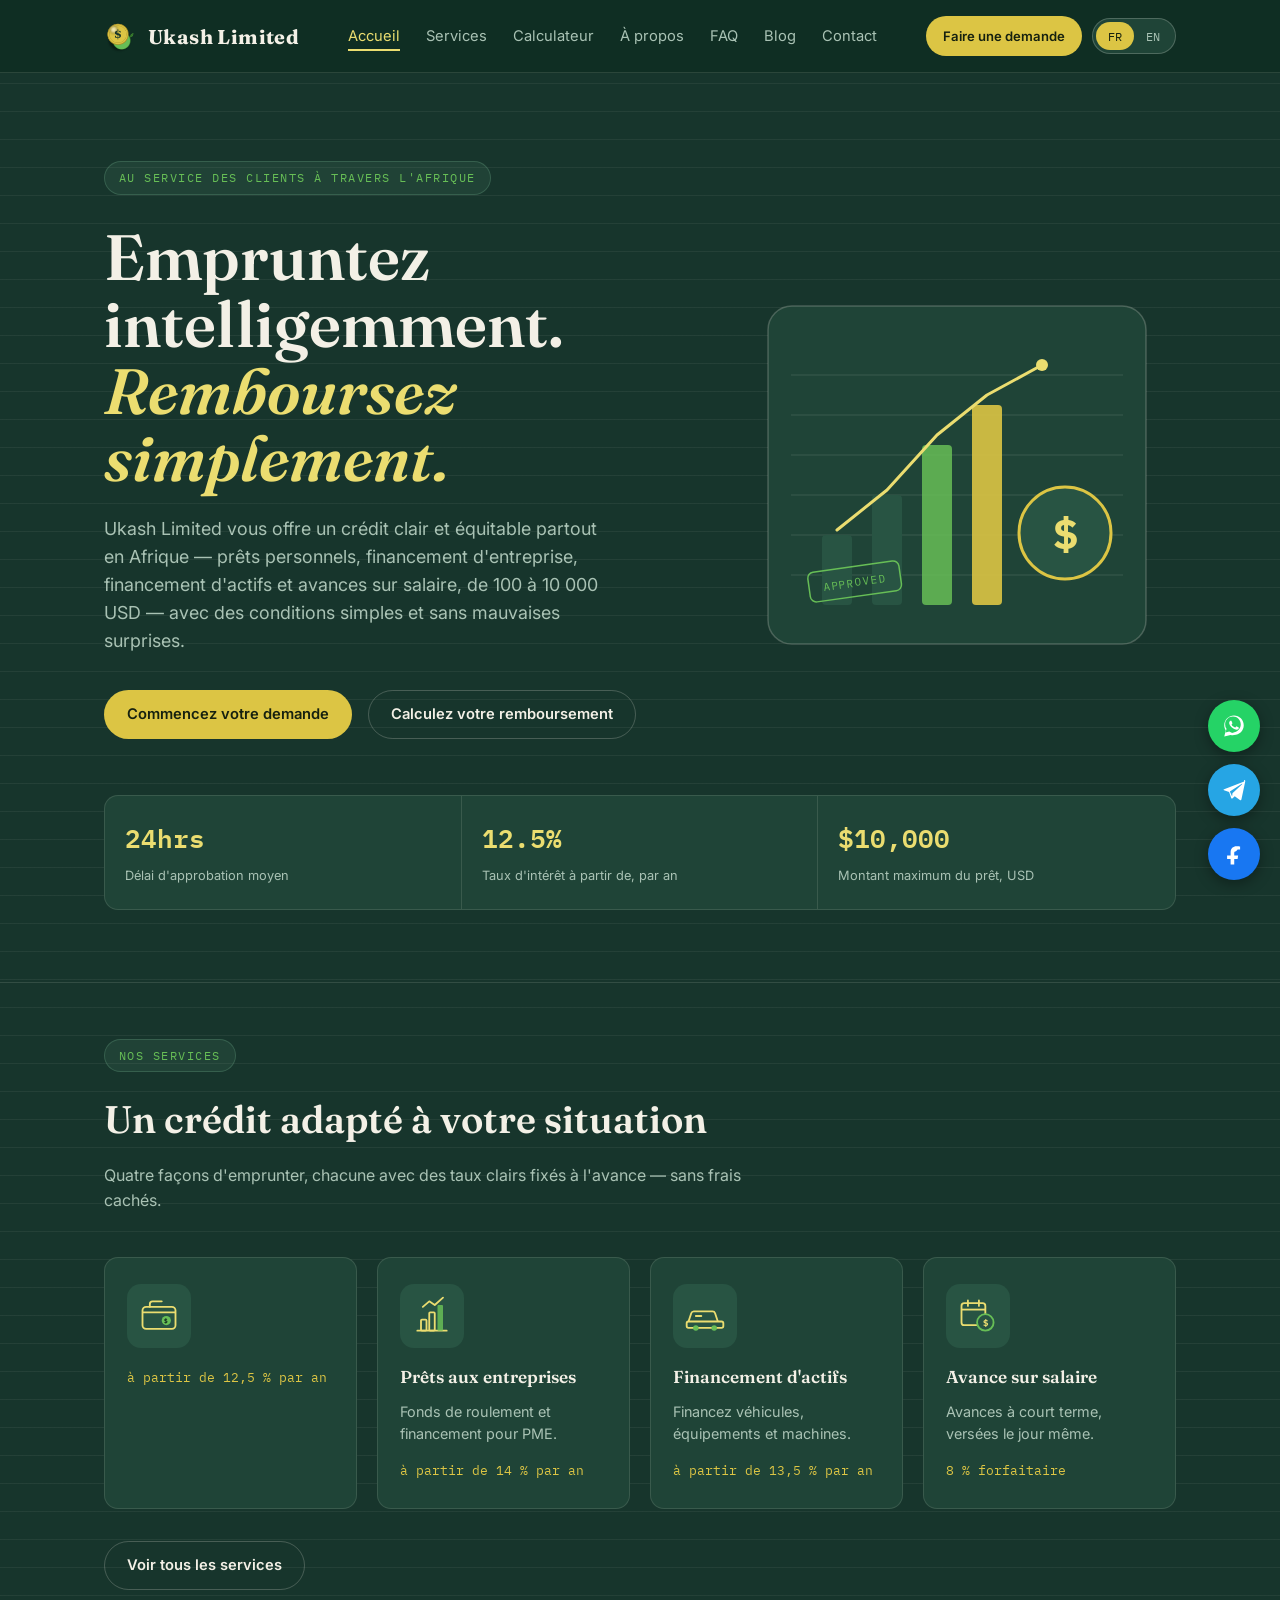
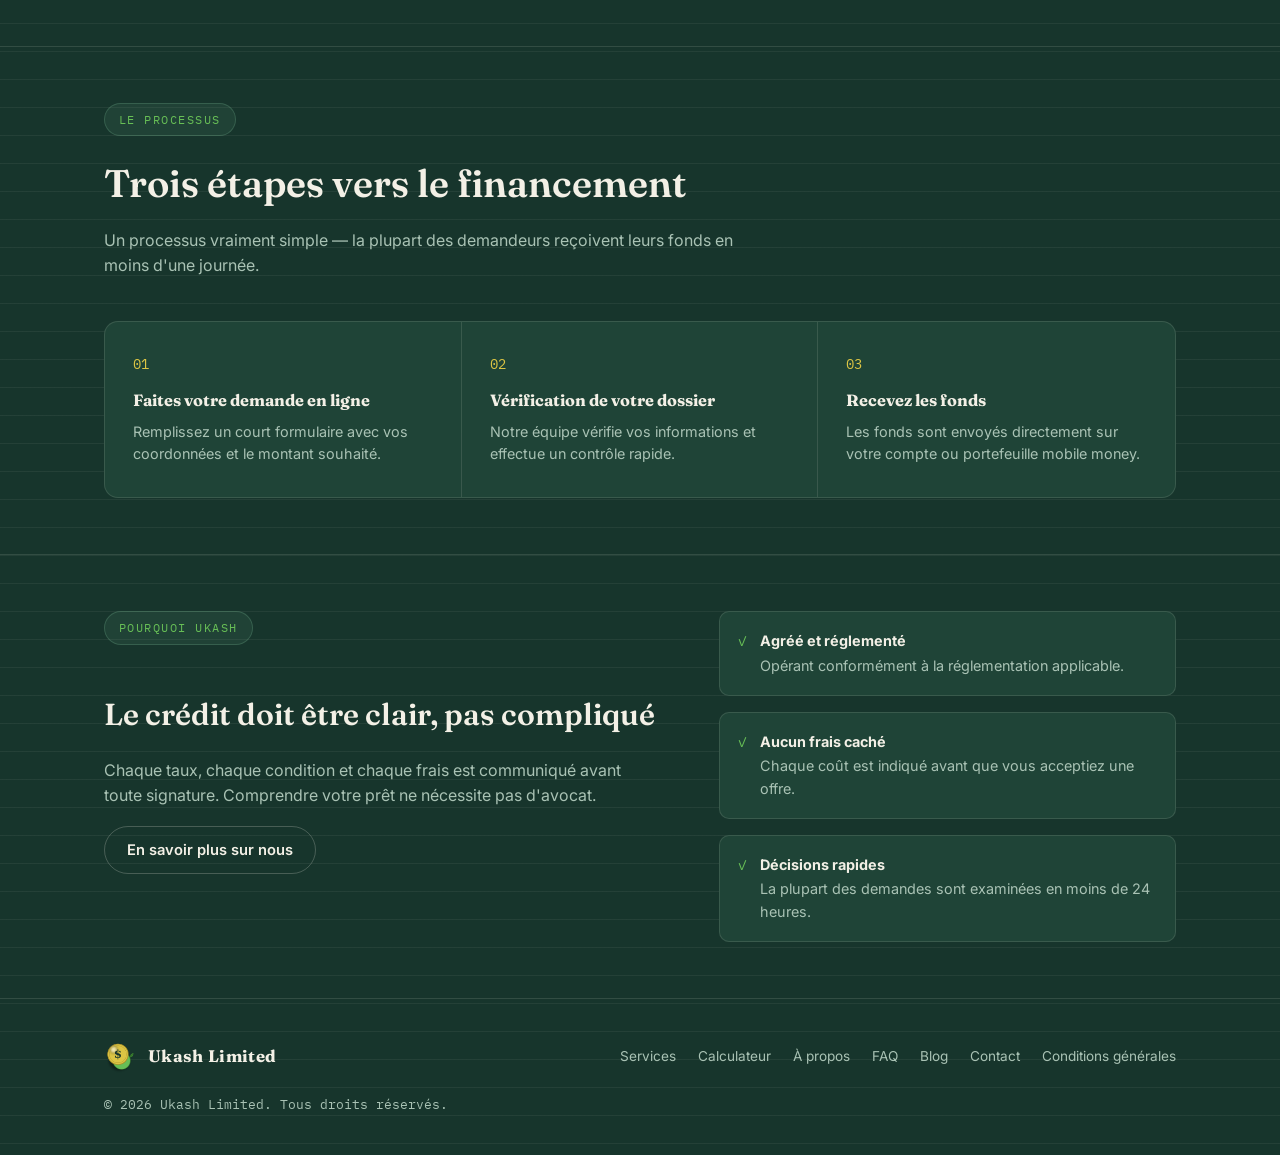
<file: index.html>
<!DOCTYPE html>
<html lang="en">
<head>
<meta charset="UTF-8">
<meta name="viewport" content="width=device-width, initial-scale=1.0">
<title>Ukash Limited — Credit that keeps pace with you</title>
<meta name="description" content="Ukash Limited offers personal loans, business loans, asset finance and salary advances across Africa with fast approval and clear rates.">
<link rel="preconnect" href="https://fonts.googleapis.com">
<link rel="preconnect" href="https://fonts.gstatic.com" crossorigin>
<link href="https://fonts.googleapis.com/css2?family=Fraunces:opsz,wght@9..144,400;9..144,500;9..144,600;9..144,700&family=Inter:wght@400;500;600;700&family=IBM+Plex+Mono:wght@400;500;600&display=swap" rel="stylesheet">
<link rel="stylesheet" href="assets/style.css">
<link rel="icon" type="image/png" sizes="32x32" href="assets/images/favicon-32.png">
<link rel="icon" type="image/png" sizes="16x16" href="assets/images/favicon-16.png">
<link rel="apple-touch-icon" href="assets/images/apple-touch-icon.png">
</head>
<body>

<header>
  <div class="wrap">
    <nav>
      <a href="index.html" class="logo"><img class="logo-mark" src="assets/images/nav-logo.png" alt="Ukash Limited logo">Ukash Limited</a>
      <ul class="nav-links">
        <li><a href="index.html" class="active" data-en="Home" data-fr="Accueil">Home</a></li>
        <li><a href="services.html" data-en="Services" data-fr="Services">Services</a></li>
        <li><a href="calculator.html" data-en="Calculator" data-fr="Calculateur">Calculator</a></li>
        <li><a href="about.html" data-en="About" data-fr="À propos">About</a></li>
        <li><a href="faq.html" data-en="FAQ" data-fr="FAQ">FAQ</a></li>
        <li><a href="blog.html" data-en="Blog" data-fr="Blog">Blog</a></li>
        <li><a href="contact.html" data-en="Contact" data-fr="Contact">Contact</a></li>
      </ul>
      <div class="nav-right">
        <a href="apply.html" class="btn btn-primary btn-sm nav-cta" data-en="Apply now" data-fr="Faire une demande">Apply now</a>
        <div class="lang-toggle" role="group" aria-label="Language selector">
          <button type="button" data-lang="fr">FR</button>
          <button type="button" data-lang="en">EN</button>
        </div>
        <button class="mobile-menu-btn" aria-label="Menu">☰</button>
      </div>
    </nav>
    <div class="mobile-panel">
      <ul>
        <li><a href="index.html" class="active" data-en="Home" data-fr="Accueil">Home</a></li>
        <li><a href="services.html" data-en="Services" data-fr="Services">Services</a></li>
        <li><a href="calculator.html" data-en="Calculator" data-fr="Calculateur">Calculator</a></li>
        <li><a href="about.html" data-en="About" data-fr="À propos">About</a></li>
        <li><a href="faq.html" data-en="FAQ" data-fr="FAQ">FAQ</a></li>
        <li><a href="blog.html" data-en="Blog" data-fr="Blog">Blog</a></li>
        <li><a href="apply.html" data-en="Apply now" data-fr="Faire une demande">Apply now</a></li>
        <li><a href="contact.html" data-en="Contact" data-fr="Contact">Contact</a></li>
      </ul>
    </div>
  </div>
</header>

<main>
  <!-- HERO -->
  <section class="hero">
    <div class="wrap">
      <div class="hero-grid">
        <div>
          <span class="eyebrow" data-en="Serving customers across Africa" data-fr="Au service des clients à travers l'Afrique">Serving customers across Africa</span>
          <h1 data-en="Borrow smart.<br><em>Repay simple.</em>" data-fr="Empruntez intelligemment.<br><em>Remboursez simplement.</em>">Borrow smart.<br><em>Repay simple.</em></h1>
          <p class="lead" data-en="Ukash Limited gets you clear, fair credit across Africa — personal loans, business finance, asset finance and salary advances, from USD 100 to USD 10,000 — with straightforward terms and no fine-print surprises." data-fr="Ukash Limited vous offre un crédit clair et équitable partout en Afrique — prêts personnels, financement d'entreprise, financement d'actifs et avances sur salaire, de 100 à 10 000 USD — avec des conditions simples et sans mauvaises surprises.">Ukash Limited gets you clear, fair credit across Africa — personal loans, business finance, asset finance and salary advances, from USD 100 to USD 10,000 — with straightforward terms and no fine-print surprises.</p>
          <div class="hero-actions">
            <a href="apply.html" class="btn btn-primary" data-en="Start your application" data-fr="Commencez votre demande">Start your application</a>
            <a href="calculator.html" class="btn btn-ghost" data-en="Calculate your repayment" data-fr="Calculez votre remboursement">Calculate your repayment</a>
          </div>
        </div>
        <div class="hero-illustration" aria-hidden="true">
          <svg viewBox="0 0 380 340" xmlns="http://www.w3.org/2000/svg">
            <rect x="1" y="1" width="378" height="338" rx="24" fill="var(--surface)" stroke="var(--line-strong)" stroke-width="1.5"/>
            <g stroke="var(--line)" stroke-width="1">
              <line x1="24" y1="70" x2="356" y2="70"/>
              <line x1="24" y1="110" x2="356" y2="110"/>
              <line x1="24" y1="150" x2="356" y2="150"/>
              <line x1="24" y1="190" x2="356" y2="190"/>
              <line x1="24" y1="230" x2="356" y2="230"/>
              <line x1="24" y1="270" x2="356" y2="270"/>
            </g>
            <rect x="55" y="230" width="30" height="70" rx="4" fill="var(--surface-2)"/>
            <rect x="105" y="190" width="30" height="110" rx="4" fill="var(--surface-2)"/>
            <rect x="155" y="140" width="30" height="160" rx="4" fill="var(--mint)" opacity="0.85"/>
            <rect x="205" y="100" width="30" height="200" rx="4" fill="var(--gold)" opacity="0.9"/>
            <polyline points="70,225 120,185 170,130 220,90 275,60" fill="none" stroke="var(--gold-bright)" stroke-width="3" stroke-linecap="round" stroke-linejoin="round"/>
            <circle cx="275" cy="60" r="6" fill="var(--gold-bright)"/>
            <circle cx="298" cy="228" r="46" fill="var(--surface-2)" stroke="var(--gold)" stroke-width="3"/>
            <text x="298" y="244" text-anchor="middle" font-size="42" font-family="IBM Plex Mono, monospace" fill="var(--gold-bright)" font-weight="700">$</text>
            <g transform="translate(40,268) rotate(-8)">
              <rect x="0" y="0" width="92" height="30" rx="6" fill="none" stroke="var(--mint)" stroke-width="1.5"/>
              <text x="46" y="20" text-anchor="middle" font-size="11" font-family="IBM Plex Mono, monospace" fill="var(--mint)" letter-spacing="1">APPROVED</text>
            </g>
          </svg>
        </div>
      </div>
      <div class="stat-bar">
        <div class="stat">
          <span class="num">24hrs</span>
          <span class="label" data-en="Average approval time" data-fr="Délai d'approbation moyen">Average approval time</span>
        </div>
        <div class="stat">
          <span class="num">12.5%</span>
          <span class="label" data-en="Interest rate from, per annum" data-fr="Taux d'intérêt à partir de, par an">Interest rate from, per annum</span>
        </div>
        <div class="stat">
          <span class="num">$10,000</span>
          <span class="label" data-en="Maximum loan amount, USD" data-fr="Montant maximum du prêt, USD">Maximum loan amount, USD</span>
        </div>
      </div>
    </div>
  </section>

  <hr class="divider">

  <!-- SERVICES TEASER -->
  <section class="tight">
    <div class="wrap">
      <div class="section-head">
        <span class="eyebrow" data-en="What we offer" data-fr="Nos services">What we offer</span>
        <h2 data-en="Credit built around your situation" data-fr="Un crédit adapté à votre situation">Credit built around your situation</h2>
        <p data-en="Four ways to borrow, each with clear rates fixed upfront — no hidden charges." data-fr="Quatre façons d'emprunter, chacune avec des taux clairs fixés à l'avance — sans frais cachés.">Four ways to borrow, each with clear rates fixed upfront — no hidden charges.</p>
      </div>
      <div class="service-grid">
        <div class="service-card">
          <div class="icon"><svg viewBox="0 0 48 48" fill="none" xmlns="http://www.w3.org/2000/svg"><rect x="6" y="14" width="36" height="24" rx="4" stroke="currentColor" stroke-width="2"/><path d="M6 20h36" stroke="currentColor" stroke-width="2"/><path d="M14 14V11a3 3 0 0 1 3-3h10" stroke="currentColor" stroke-width="2" stroke-linecap="round"/><circle cx="32" cy="29" r="5" fill="var(--mint)"/><text x="32" y="32" text-anchor="middle" font-size="7" font-family="IBM Plex Mono, monospace" fill="var(--bg-2)" font-weight="700">$</text></svg></div>
          <span class="rate" data-en="from 12.5% p.a." data-fr="à partir de 12,5 % par an">from 12.5% p.a.</span>
        </div>
        <div class="service-card">
          <div class="icon"><svg viewBox="0 0 48 48" fill="none" xmlns="http://www.w3.org/2000/svg"><path d="M8 40h32" stroke="currentColor" stroke-width="2" stroke-linecap="round"/><rect x="12" y="28" width="6" height="12" rx="1" stroke="currentColor" stroke-width="2"/><rect x="21" y="20" width="6" height="20" rx="1" stroke="currentColor" stroke-width="2"/><rect x="30" y="12" width="6" height="28" rx="1" fill="var(--mint)" opacity="0.85"/><path d="M14 14l7-6 6 4 9-8" stroke="var(--gold-bright)" stroke-width="2" stroke-linecap="round" stroke-linejoin="round"/></svg></div>
          <h3 data-en="Business Loans" data-fr="Prêts aux entreprises">Business Loans</h3>
          <p data-en="Working capital and growth funding for SMEs." data-fr="Fonds de roulement et financement pour PME.">Working capital and growth funding for SMEs.</p>
          <span class="rate" data-en="from 14% p.a." data-fr="à partir de 14 % par an">from 14% p.a.</span>
        </div>
        <div class="service-card">
          <div class="icon"><svg viewBox="0 0 48 48" fill="none" xmlns="http://www.w3.org/2000/svg"><path d="M6 30l3-9a3 3 0 0 1 2.8-2h20.4a3 3 0 0 1 2.8 2l3 9" stroke="currentColor" stroke-width="2" stroke-linejoin="round"/><rect x="4" y="30" width="40" height="7" rx="2" stroke="currentColor" stroke-width="2"/><circle cx="14" cy="37" r="3" fill="var(--mint)"/><circle cx="34" cy="37" r="3" fill="var(--mint)"/><path d="M14 24h6" stroke="currentColor" stroke-width="2" stroke-linecap="round"/></svg></div>
          <h3 data-en="Asset Finance" data-fr="Financement d'actifs">Asset Finance</h3>
          <p data-en="Finance vehicles, equipment, and machinery." data-fr="Financez véhicules, équipements et machines.">Finance vehicles, equipment, and machinery.</p>
          <span class="rate" data-en="from 13.5% p.a." data-fr="à partir de 13,5 % par an">from 13.5% p.a.</span>
        </div>
        <div class="service-card">
          <div class="icon"><svg viewBox="0 0 48 48" fill="none" xmlns="http://www.w3.org/2000/svg"><rect x="6" y="10" width="26" height="24" rx="3" stroke="currentColor" stroke-width="2"/><path d="M6 17h26" stroke="currentColor" stroke-width="2"/><path d="M13 7v6M25 7v6" stroke="currentColor" stroke-width="2" stroke-linecap="round"/><circle cx="32" cy="31" r="9" fill="var(--surface-2)" stroke="var(--mint)" stroke-width="2"/><text x="32" y="35" text-anchor="middle" font-size="10" font-family="IBM Plex Mono, monospace" fill="var(--gold-bright)" font-weight="700">$</text></svg></div>
          <h3 data-en="Salary Advance" data-fr="Avance sur salaire">Salary Advance</h3>
          <p data-en="Short-term advances, disbursed same day." data-fr="Avances à court terme, versées le jour même.">Short-term advances, disbursed same day.</p>
          <span class="rate" data-en="from 8% flat" data-fr="8 % forfaitaire">from 8% flat</span>
        </div>
      </div>
      <div style="margin-top:32px;">
        <a href="services.html" class="btn btn-ghost" data-en="See all services" data-fr="Voir tous les services">See all services</a>
      </div>
    </div>
  </section>

  <hr class="divider">

  <!-- HOW IT WORKS -->
  <section class="tight" id="how-it-works">
    <div class="wrap">
      <div class="section-head">
        <span class="eyebrow" data-en="The process" data-fr="Le processus">The process</span>
        <h2 data-en="Three steps to funding" data-fr="Trois étapes vers le financement">Three steps to funding</h2>
        <p data-en="A genuinely simple sequence — most applicants go from application to disbursed funds within a day." data-fr="Un processus vraiment simple — la plupart des demandeurs reçoivent leurs fonds en moins d'une journée.">A genuinely simple sequence — most applicants go from application to disbursed funds within a day.</p>
      </div>
      <div class="steps">
        <div class="step">
          <span class="index mono">01</span>
          <h3 data-en="Apply online" data-fr="Faites votre demande en ligne">Apply online</h3>
          <p data-en="Fill in a short form with your details and the amount you need." data-fr="Remplissez un court formulaire avec vos coordonnées et le montant souhaité.">Fill in a short form with your details and the amount you need.</p>
        </div>
        <div class="step">
          <span class="index mono">02</span>
          <h3 data-en="Get verified" data-fr="Vérification de votre dossier">Get verified</h3>
          <p data-en="Our team confirms your details and runs a quick credit check." data-fr="Notre équipe vérifie vos informations et effectue un contrôle rapide.">Our team confirms your details and runs a quick credit check.</p>
        </div>
        <div class="step">
          <span class="index mono">03</span>
          <h3 data-en="Receive funds" data-fr="Recevez les fonds">Receive funds</h3>
          <p data-en="Funds are sent directly to your bank account or mobile money wallet." data-fr="Les fonds sont envoyés directement sur votre compte ou portefeuille mobile money.">Funds are sent directly to your bank account or mobile money wallet.</p>
        </div>
      </div>
    </div>
  </section>

  <hr class="divider">

  <!-- TRUST TEASER -->
  <section class="tight">
    <div class="wrap">
      <div class="about-grid">
        <div>
          <span class="eyebrow" data-en="Why Ukash" data-fr="Pourquoi Ukash">Why Ukash</span>
          <h2 class="serif" style="font-size:1.9rem; font-weight:600; margin: 18px 0 20px;" data-en="Credit should be clear, not clever" data-fr="Le crédit doit être clair, pas compliqué">Credit should be clear, not clever</h2>
          <p data-en="Every rate, term, and fee is disclosed upfront, before you sign anything. No lawyer required to understand your loan." data-fr="Chaque taux, chaque condition et chaque frais est communiqué avant toute signature. Comprendre votre prêt ne nécessite pas d'avocat.">Every rate, term, and fee is disclosed upfront, before you sign anything. No lawyer required to understand your loan.</p>
          <a href="about.html" class="btn btn-ghost" data-en="Learn more about us" data-fr="En savoir plus sur nous">Learn more about us</a>
        </div>
        <ul class="trust-list">
          <li><span class="tick mono">✓</span><div><strong data-en="Licensed & regulated" data-fr="Agréé et réglementé">Licensed & regulated</strong><span data-en="Operating under applicable financial services regulations." data-fr="Opérant conformément à la réglementation applicable.">Operating under applicable financial services regulations.</span></div></li>
          <li><span class="tick mono">✓</span><div><strong data-en="No hidden fees" data-fr="Aucun frais caché">No hidden fees</strong><span data-en="Every cost is shown before you accept an offer." data-fr="Chaque coût est indiqué avant que vous acceptiez une offre.">Every cost is shown before you accept an offer.</span></div></li>
          <li><span class="tick mono">✓</span><div><strong data-en="Fast decisions" data-fr="Décisions rapides">Fast decisions</strong><span data-en="Most applications are reviewed within 24 hours." data-fr="La plupart des demandes sont examinées en moins de 24 heures.">Most applications are reviewed within 24 hours.</span></div></li>
        </ul>
      </div>
    </div>
  </section>
</main>

<footer>
  <div class="wrap">
    <div class="footer-inner">
      <a href="index.html" class="logo"><img class="logo-mark" src="assets/images/nav-logo.png" alt="Ukash Limited logo">Ukash Limited</a>
      <ul class="footer-links">
        <li><a href="services.html" data-en="Services" data-fr="Services">Services</a></li>
        <li><a href="calculator.html" data-en="Calculator" data-fr="Calculateur">Calculator</a></li>
        <li><a href="about.html" data-en="About" data-fr="À propos">About</a></li>
        <li><a href="faq.html" data-en="FAQ" data-fr="FAQ">FAQ</a></li>
        <li><a href="blog.html" data-en="Blog" data-fr="Blog">Blog</a></li>
        <li><a href="contact.html" data-en="Contact" data-fr="Contact">Contact</a></li>
        <li><a href="terms.html" data-en="Terms &amp; Conditions" data-fr="Conditions générales">Terms &amp; Conditions</a></li>
      </ul>
    </div>
    <div class="copyright" data-en="© 2026 Ukash Limited. All rights reserved." data-fr="© 2026 Ukash Limited. Tous droits réservés.">© 2026 Ukash Limited. All rights reserved.</div>
  </div>
</footer>
<div class="floating-chat">
  <a class="whatsapp-btn" href="https://wa.me/254746196742" target="_blank" rel="noopener" aria-label="Chat on WhatsApp">
    <svg viewBox="0 0 32 32" fill="white" xmlns="http://www.w3.org/2000/svg"><path d="M16.004 3C9.376 3 4 8.376 4 15.004c0 2.386.7 4.61 1.902 6.48L4 29l7.71-1.87A11.94 11.94 0 0 0 16.004 27C22.63 27 28 21.628 28 15.004 28 8.376 22.63 3 16.004 3Zm0 21.6c-1.96 0-3.79-.55-5.35-1.5l-.383-.23-4.58 1.11 1.13-4.47-.25-.4a9.55 9.55 0 0 1-1.47-5.1c0-5.3 4.32-9.6 9.63-9.6 5.3 0 9.6 4.3 9.6 9.6 0 5.31-4.3 9.6-9.6 9.6Zm5.27-7.19c-.29-.15-1.71-.85-1.98-.94-.27-.1-.46-.15-.66.14-.19.29-.76.94-.93 1.14-.17.19-.34.22-.63.07-.29-.15-1.22-.45-2.33-1.44-.86-.77-1.44-1.72-1.6-2.01-.17-.29-.02-.44.13-.59.13-.13.29-.34.44-.51.15-.17.19-.29.29-.48.1-.19.05-.36-.02-.51-.07-.15-.66-1.59-.9-2.18-.24-.57-.48-.49-.66-.5h-.56c-.19 0-.51.07-.78.36-.27.29-1.02 1-1.02 2.44s1.05 2.83 1.2 3.02c.15.19 2.06 3.15 5 4.42.7.3 1.24.48 1.67.61.7.22 1.34.19 1.84.12.56-.08 1.71-.7 1.95-1.37.24-.68.24-1.26.17-1.37-.07-.11-.26-.18-.55-.33Z"/></svg>
  </a>
  <a class="telegram-btn" href="https://t.me/+254746196742" target="_blank" rel="noopener" aria-label="Chat on Telegram">
    <svg viewBox="0 0 32 32" fill="white" xmlns="http://www.w3.org/2000/svg"><path d="M28.5 5.5 3.9 15.1c-1.05.42-1.04 1-.19 1.26l6.28 1.96 2.42 7.36c.28.7.5.98.96.98.46 0 .67-.2.93-.46l2.63-2.55 6.3 4.66c.99.55 1.7.27 1.95-.92l4.63-21.8c.36-1.53-.55-2.13-1.31-1.9ZM10.9 17.7l14.3-9.02c.68-.42 1.3-.19.79.27L14.1 19.9l-.4 4.24-2.8-6.44Z"/></svg>
  </a>
  <a class="facebook-btn" href="https://www.facebook.com/ukashlimited" target="_blank" rel="noopener" aria-label="Visit our Facebook page">
    <svg viewBox="0 0 32 32" fill="white" xmlns="http://www.w3.org/2000/svg"><path d="M20.5 10.5h3V6.7c-.52-.07-2.3-.22-4.37-.22-4.33 0-7.3 2.72-7.3 7.72v3.7H7.5v4.3h4.33V29h4.46v-6.8h4.15l.66-4.3h-4.81v-3.24c0-1.24.34-2.16 2.21-2.16Z"/></svg>
  </a>
</div>
<script src="assets/main.js"></script>
</body>
</html>
</file>
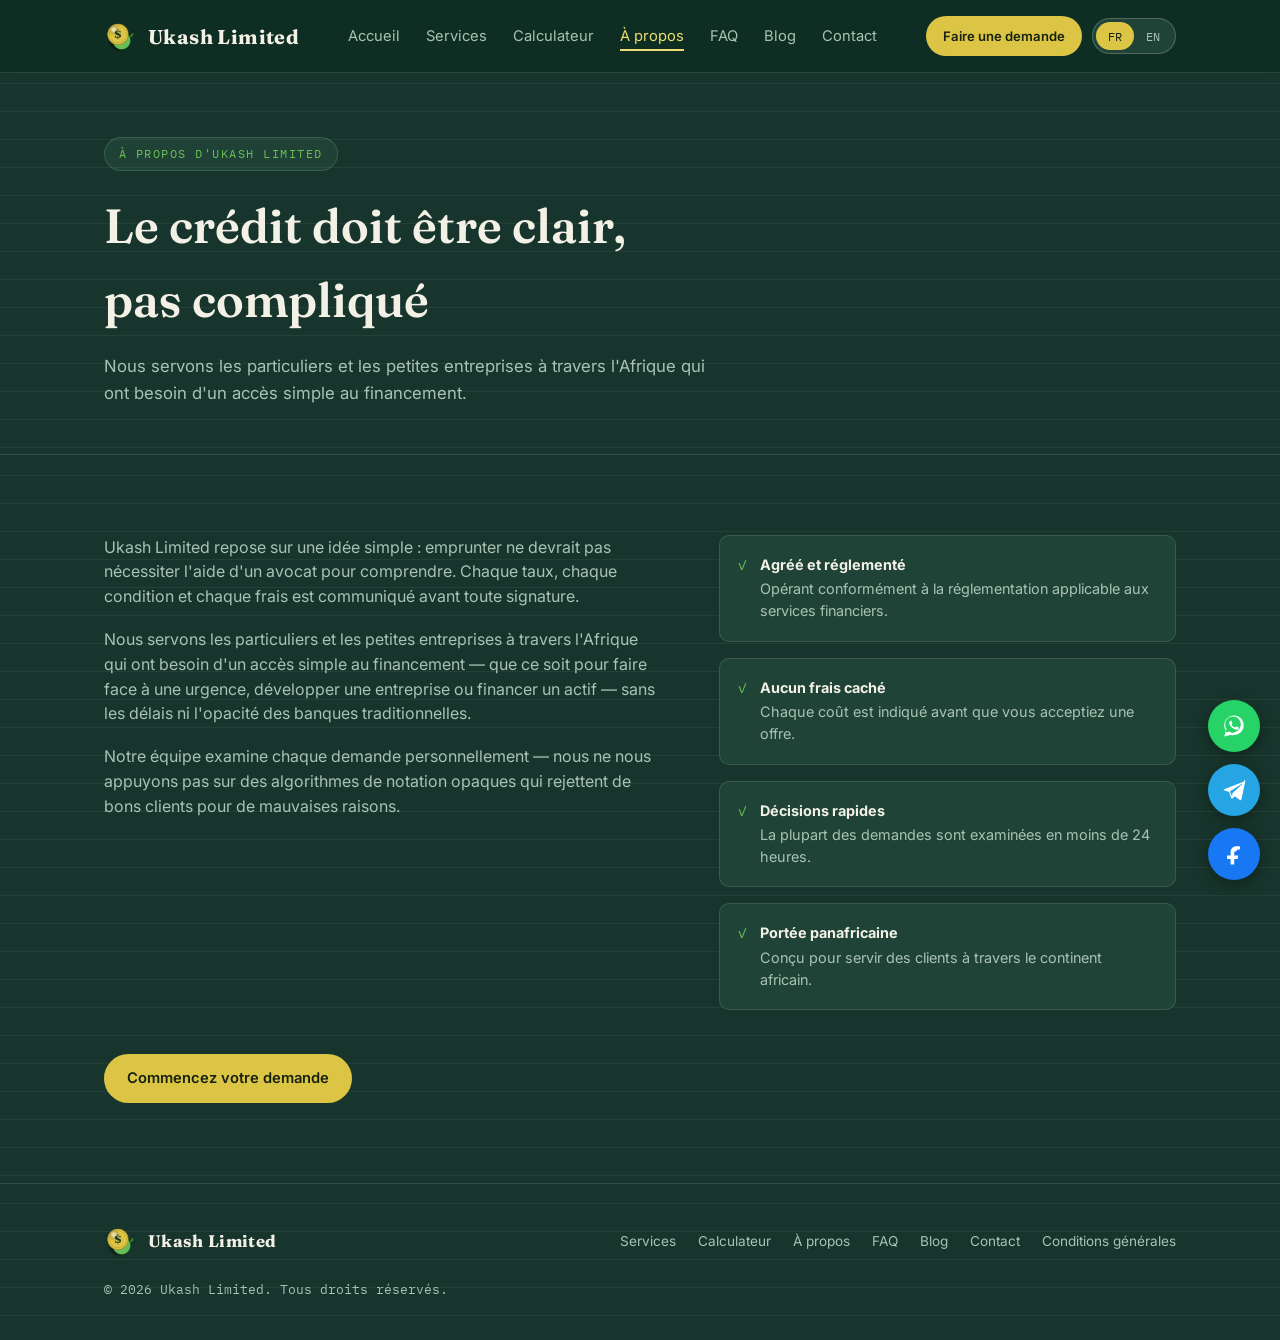
<file: about.html>
<!DOCTYPE html>
<html lang="en">
<head>
<meta charset="UTF-8">
<meta name="viewport" content="width=device-width, initial-scale=1.0">
<title>About — Ukash Limited</title>
<meta name="description" content="Ukash Limited is a licensed credit provider serving customers across Africa with clear, fair loans.">
<link rel="preconnect" href="https://fonts.googleapis.com">
<link rel="preconnect" href="https://fonts.gstatic.com" crossorigin>
<link href="https://fonts.googleapis.com/css2?family=Fraunces:opsz,wght@9..144,400;9..144,500;9..144,600;9..144,700&family=Inter:wght@400;500;600;700&family=IBM+Plex+Mono:wght@400;500;600&display=swap" rel="stylesheet">
<link rel="stylesheet" href="assets/style.css">
<link rel="icon" type="image/png" sizes="32x32" href="assets/images/favicon-32.png">
<link rel="icon" type="image/png" sizes="16x16" href="assets/images/favicon-16.png">
<link rel="apple-touch-icon" href="assets/images/apple-touch-icon.png">
</head>
<body>

<header>
  <div class="wrap">
    <nav>
      <a href="index.html" class="logo"><img class="logo-mark" src="assets/images/nav-logo.png" alt="Ukash Limited logo">Ukash Limited</a>
      <ul class="nav-links">
        <li><a href="index.html" data-en="Home" data-fr="Accueil">Home</a></li>
        <li><a href="services.html" data-en="Services" data-fr="Services">Services</a></li>
        <li><a href="calculator.html" data-en="Calculator" data-fr="Calculateur">Calculator</a></li>
        <li><a href="about.html" class="active" data-en="About" data-fr="À propos">About</a></li>
        <li><a href="faq.html" data-en="FAQ" data-fr="FAQ">FAQ</a></li>
        <li><a href="blog.html" data-en="Blog" data-fr="Blog">Blog</a></li>
        <li><a href="contact.html" data-en="Contact" data-fr="Contact">Contact</a></li>
      </ul>
      <div class="nav-right">
        <a href="apply.html" class="btn btn-primary btn-sm nav-cta" data-en="Apply now" data-fr="Faire une demande">Apply now</a>
        <div class="lang-toggle" role="group" aria-label="Language selector">
          <button type="button" data-lang="fr">FR</button>
          <button type="button" data-lang="en">EN</button>
        </div>
        <button class="mobile-menu-btn" aria-label="Menu">☰</button>
      </div>
    </nav>
    <div class="mobile-panel">
      <ul>
        <li><a href="index.html" data-en="Home" data-fr="Accueil">Home</a></li>
        <li><a href="services.html" data-en="Services" data-fr="Services">Services</a></li>
        <li><a href="calculator.html" data-en="Calculator" data-fr="Calculateur">Calculator</a></li>
        <li><a href="about.html" class="active" data-en="About" data-fr="À propos">About</a></li>
        <li><a href="faq.html" data-en="FAQ" data-fr="FAQ">FAQ</a></li>
        <li><a href="blog.html" data-en="Blog" data-fr="Blog">Blog</a></li>
        <li><a href="apply.html" data-en="Apply now" data-fr="Faire une demande">Apply now</a></li>
        <li><a href="contact.html" data-en="Contact" data-fr="Contact">Contact</a></li>
      </ul>
    </div>
  </div>
</header>

<main>
  <section class="page-hero">
    <div class="wrap">
      <span class="eyebrow" data-en="About Ukash Limited" data-fr="À propos d'Ukash Limited">About Ukash Limited</span>
      <h1 data-en="Credit should be clear, not clever" data-fr="Le crédit doit être clair, pas compliqué">Credit should be clear, not clever</h1>
      <p data-en="We serve individuals and small businesses across Africa who need a straightforward path to funding." data-fr="Nous servons les particuliers et les petites entreprises à travers l'Afrique qui ont besoin d'un accès simple au financement.">We serve individuals and small businesses across Africa who need a straightforward path to funding.</p>
    </div>
  </section>

  <section>
    <div class="wrap">
      <div class="about-grid">
        <div>
          <p data-en="Ukash Limited was built on a simple idea: borrowing shouldn't require a lawyer to understand. Every rate, term, and fee is disclosed upfront, before you sign anything." data-fr="Ukash Limited repose sur une idée simple : emprunter ne devrait pas nécessiter l'aide d'un avocat pour comprendre. Chaque taux, chaque condition et chaque frais est communiqué avant toute signature.">Ukash Limited was built on a simple idea: borrowing shouldn't require a lawyer to understand. Every rate, term, and fee is disclosed upfront, before you sign anything.</p>
          <p data-en="We serve individuals and small businesses across Africa who need a straightforward path to funding — whether that's covering an emergency, growing a business, or financing an asset — without the wait times or opacity of traditional banks." data-fr="Nous servons les particuliers et les petites entreprises à travers l'Afrique qui ont besoin d'un accès simple au financement — que ce soit pour faire face à une urgence, développer une entreprise ou financer un actif — sans les délais ni l'opacité des banques traditionnelles.">We serve individuals and small businesses across Africa who need a straightforward path to funding — whether that's covering an emergency, growing a business, or financing an asset — without the wait times or opacity of traditional banks.</p>
          <p data-en="Our team reviews every application personally — we don't rely on opaque scoring algorithms that reject good customers for the wrong reasons." data-fr="Notre équipe examine chaque demande personnellement — nous ne nous appuyons pas sur des algorithmes de notation opaques qui rejettent de bons clients pour de mauvaises raisons.">Our team reviews every application personally — we don't rely on opaque scoring algorithms that reject good customers for the wrong reasons.</p>
        </div>
        <ul class="trust-list">
          <li><span class="tick mono">✓</span><div><strong data-en="Licensed & regulated" data-fr="Agréé et réglementé">Licensed & regulated</strong><span data-en="Operating under applicable financial services regulations." data-fr="Opérant conformément à la réglementation applicable aux services financiers.">Operating under applicable financial services regulations.</span></div></li>
          <li><span class="tick mono">✓</span><div><strong data-en="No hidden fees" data-fr="Aucun frais caché">No hidden fees</strong><span data-en="Every cost is shown before you accept an offer." data-fr="Chaque coût est indiqué avant que vous acceptiez une offre.">Every cost is shown before you accept an offer.</span></div></li>
          <li><span class="tick mono">✓</span><div><strong data-en="Fast decisions" data-fr="Décisions rapides">Fast decisions</strong><span data-en="Most applications are reviewed within 24 hours." data-fr="La plupart des demandes sont examinées en moins de 24 heures.">Most applications are reviewed within 24 hours.</span></div></li>
          <li><span class="tick mono">✓</span><div><strong data-en="Pan-African reach" data-fr="Portée panafricaine">Pan-African reach</strong><span data-en="Built to serve customers across the African continent." data-fr="Conçu pour servir des clients à travers le continent africain.">Built to serve customers across the African continent.</span></div></li>
        </ul>
      </div>
      <div style="margin-top:44px;">
        <a href="apply.html" class="btn btn-primary" data-en="Start your application" data-fr="Commencez votre demande">Start your application</a>
      </div>
    </div>
  </section>
</main>

<footer>
  <div class="wrap">
    <div class="footer-inner">
      <a href="index.html" class="logo"><img class="logo-mark" src="assets/images/nav-logo.png" alt="Ukash Limited logo">Ukash Limited</a>
      <ul class="footer-links">
        <li><a href="services.html" data-en="Services" data-fr="Services">Services</a></li>
        <li><a href="calculator.html" data-en="Calculator" data-fr="Calculateur">Calculator</a></li>
        <li><a href="about.html" data-en="About" data-fr="À propos">About</a></li>
        <li><a href="faq.html" data-en="FAQ" data-fr="FAQ">FAQ</a></li>
        <li><a href="blog.html" data-en="Blog" data-fr="Blog">Blog</a></li>
        <li><a href="contact.html" data-en="Contact" data-fr="Contact">Contact</a></li>
        <li><a href="terms.html" data-en="Terms &amp; Conditions" data-fr="Conditions générales">Terms &amp; Conditions</a></li>
      </ul>
    </div>
    <div class="copyright" data-en="© 2026 Ukash Limited. All rights reserved." data-fr="© 2026 Ukash Limited. Tous droits réservés.">© 2026 Ukash Limited. All rights reserved.</div>
  </div>
</footer>
<div class="floating-chat">
  <a class="whatsapp-btn" href="https://wa.me/254746196742" target="_blank" rel="noopener" aria-label="Chat on WhatsApp">
    <svg viewBox="0 0 32 32" fill="white" xmlns="http://www.w3.org/2000/svg"><path d="M16.004 3C9.376 3 4 8.376 4 15.004c0 2.386.7 4.61 1.902 6.48L4 29l7.71-1.87A11.94 11.94 0 0 0 16.004 27C22.63 27 28 21.628 28 15.004 28 8.376 22.63 3 16.004 3Zm0 21.6c-1.96 0-3.79-.55-5.35-1.5l-.383-.23-4.58 1.11 1.13-4.47-.25-.4a9.55 9.55 0 0 1-1.47-5.1c0-5.3 4.32-9.6 9.63-9.6 5.3 0 9.6 4.3 9.6 9.6 0 5.31-4.3 9.6-9.6 9.6Zm5.27-7.19c-.29-.15-1.71-.85-1.98-.94-.27-.1-.46-.15-.66.14-.19.29-.76.94-.93 1.14-.17.19-.34.22-.63.07-.29-.15-1.22-.45-2.33-1.44-.86-.77-1.44-1.72-1.6-2.01-.17-.29-.02-.44.13-.59.13-.13.29-.34.44-.51.15-.17.19-.29.29-.48.1-.19.05-.36-.02-.51-.07-.15-.66-1.59-.9-2.18-.24-.57-.48-.49-.66-.5h-.56c-.19 0-.51.07-.78.36-.27.29-1.02 1-1.02 2.44s1.05 2.83 1.2 3.02c.15.19 2.06 3.15 5 4.42.7.3 1.24.48 1.67.61.7.22 1.34.19 1.84.12.56-.08 1.71-.7 1.95-1.37.24-.68.24-1.26.17-1.37-.07-.11-.26-.18-.55-.33Z"/></svg>
  </a>
  <a class="telegram-btn" href="https://t.me/+254746196742" target="_blank" rel="noopener" aria-label="Chat on Telegram">
    <svg viewBox="0 0 32 32" fill="white" xmlns="http://www.w3.org/2000/svg"><path d="M28.5 5.5 3.9 15.1c-1.05.42-1.04 1-.19 1.26l6.28 1.96 2.42 7.36c.28.7.5.98.96.98.46 0 .67-.2.93-.46l2.63-2.55 6.3 4.66c.99.55 1.7.27 1.95-.92l4.63-21.8c.36-1.53-.55-2.13-1.31-1.9ZM10.9 17.7l14.3-9.02c.68-.42 1.3-.19.79.27L14.1 19.9l-.4 4.24-2.8-6.44Z"/></svg>
  </a>
  <a class="facebook-btn" href="https://www.facebook.com/ukashlimited" target="_blank" rel="noopener" aria-label="Visit our Facebook page">
    <svg viewBox="0 0 32 32" fill="white" xmlns="http://www.w3.org/2000/svg"><path d="M20.5 10.5h3V6.7c-.52-.07-2.3-.22-4.37-.22-4.33 0-7.3 2.72-7.3 7.72v3.7H7.5v4.3h4.33V29h4.46v-6.8h4.15l.66-4.3h-4.81v-3.24c0-1.24.34-2.16 2.21-2.16Z"/></svg>
  </a>
</div>
<script src="assets/main.js"></script>
</body>
</html>
</file>
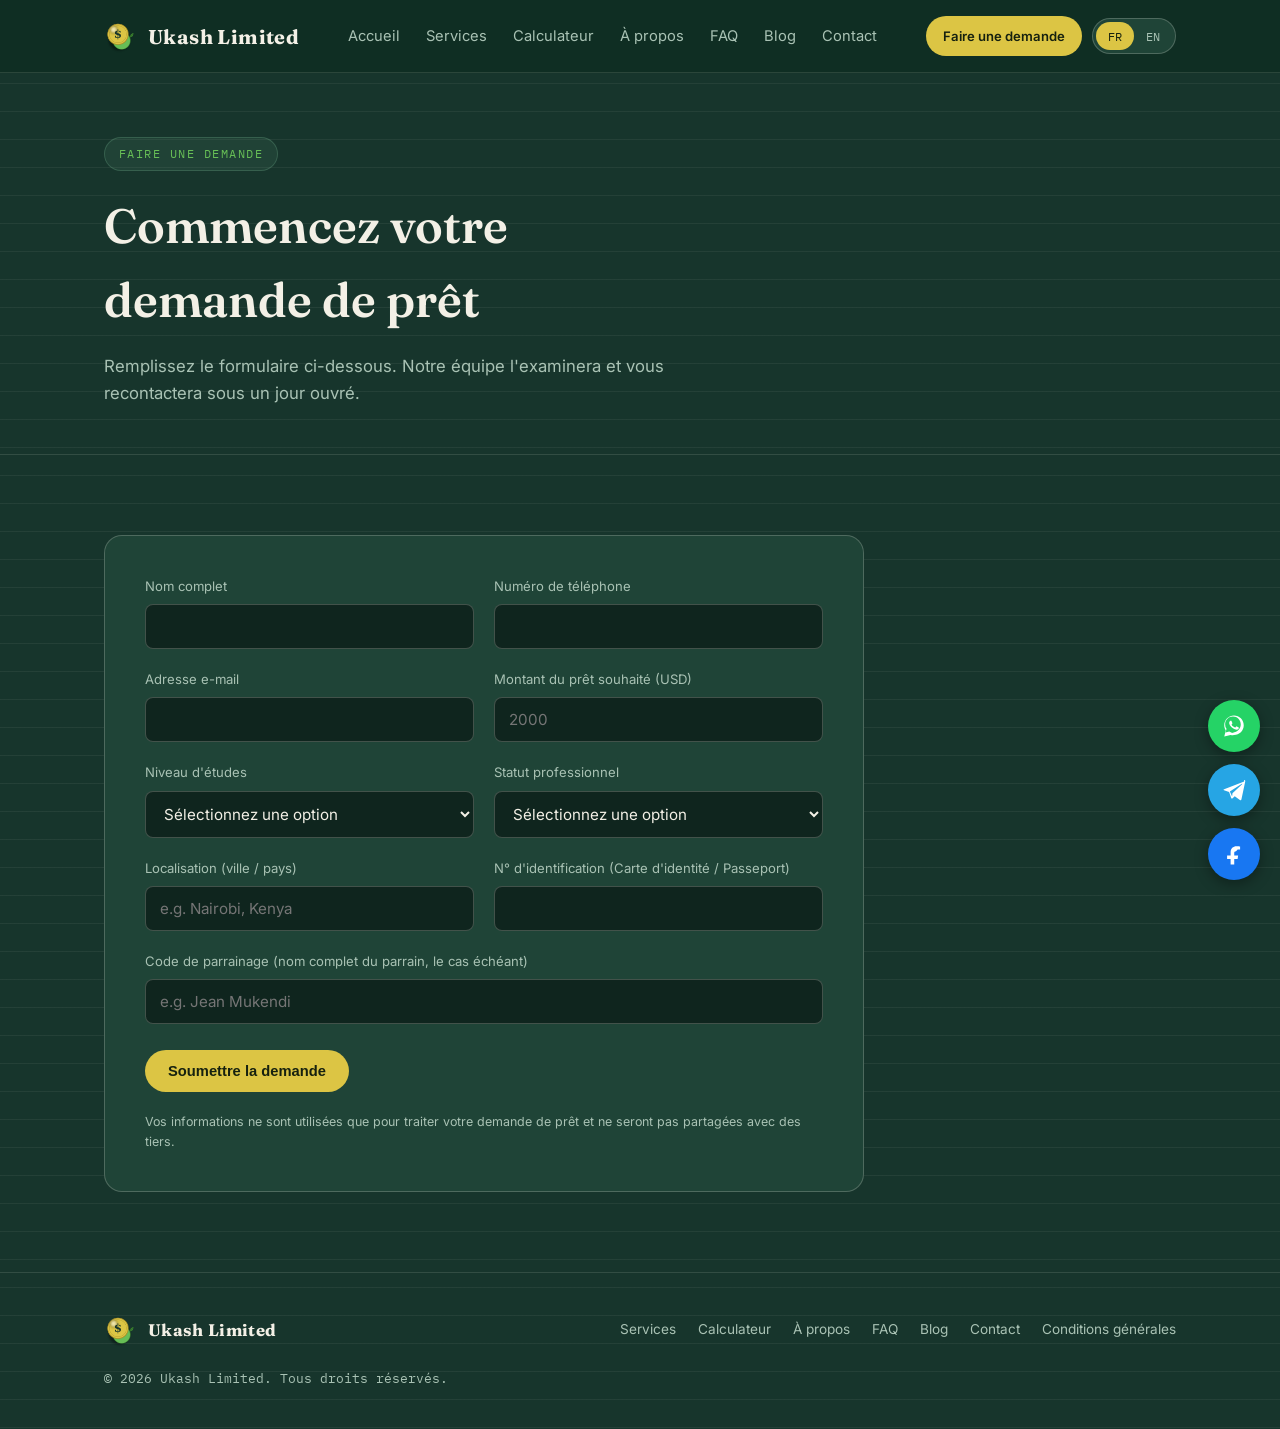
<file: apply.html>
<!DOCTYPE html>
<html lang="en">
<head>
<meta charset="UTF-8">
<meta name="viewport" content="width=device-width, initial-scale=1.0">
<title>Apply for a Loan — Ukash Limited</title>
<meta name="description" content="Start your loan application with Ukash Limited. Fast, clear, and straightforward.">
<link rel="preconnect" href="https://fonts.googleapis.com">
<link rel="preconnect" href="https://fonts.gstatic.com" crossorigin>
<link href="https://fonts.googleapis.com/css2?family=Fraunces:opsz,wght@9..144,400;9..144,500;9..144,600;9..144,700&family=Inter:wght@400;500;600;700&family=IBM+Plex+Mono:wght@400;500;600&display=swap" rel="stylesheet">
<link rel="stylesheet" href="assets/style.css">
<link rel="icon" type="image/png" sizes="32x32" href="assets/images/favicon-32.png">
<link rel="icon" type="image/png" sizes="16x16" href="assets/images/favicon-16.png">
<link rel="apple-touch-icon" href="assets/images/apple-touch-icon.png">
</head>
<body>

<header>
  <div class="wrap">
    <nav>
      <a href="index.html" class="logo"><img class="logo-mark" src="assets/images/nav-logo.png" alt="Ukash Limited logo">Ukash Limited</a>
      <ul class="nav-links">
        <li><a href="index.html" data-en="Home" data-fr="Accueil">Home</a></li>
        <li><a href="services.html" data-en="Services" data-fr="Services">Services</a></li>
        <li><a href="calculator.html" data-en="Calculator" data-fr="Calculateur">Calculator</a></li>
        <li><a href="about.html" data-en="About" data-fr="À propos">About</a></li>
        <li><a href="faq.html" data-en="FAQ" data-fr="FAQ">FAQ</a></li>
        <li><a href="blog.html" data-en="Blog" data-fr="Blog">Blog</a></li>
        <li><a href="contact.html" data-en="Contact" data-fr="Contact">Contact</a></li>
      </ul>
      <div class="nav-right">
        <a href="apply.html" class="btn btn-primary btn-sm nav-cta" data-en="Apply now" data-fr="Faire une demande">Apply now</a>
        <div class="lang-toggle" role="group" aria-label="Language selector">
          <button type="button" data-lang="fr">FR</button>
          <button type="button" data-lang="en">EN</button>
        </div>
        <button class="mobile-menu-btn" aria-label="Menu">☰</button>
      </div>
    </nav>
    <div class="mobile-panel">
      <ul>
        <li><a href="index.html" data-en="Home" data-fr="Accueil">Home</a></li>
        <li><a href="services.html" data-en="Services" data-fr="Services">Services</a></li>
        <li><a href="calculator.html" data-en="Calculator" data-fr="Calculateur">Calculator</a></li>
        <li><a href="about.html" data-en="About" data-fr="À propos">About</a></li>
        <li><a href="faq.html" data-en="FAQ" data-fr="FAQ">FAQ</a></li>
        <li><a href="blog.html" data-en="Blog" data-fr="Blog">Blog</a></li>
        <li><a href="apply.html" class="active" data-en="Apply now" data-fr="Faire une demande">Apply now</a></li>
        <li><a href="contact.html" data-en="Contact" data-fr="Contact">Contact</a></li>
      </ul>
    </div>
  </div>
</header>

<main>
  <section class="page-hero">
    <div class="wrap">
      <span class="eyebrow" data-en="Get in touch" data-fr="Faire une demande">Apply</span>
      <h1 data-en="Start your loan application" data-fr="Commencez votre demande de prêt">Start your loan application</h1>
      <p data-en="Fill in the form below. Our team will review it and follow up within one business day." data-fr="Remplissez le formulaire ci-dessous. Notre équipe l'examinera et vous recontactera sous un jour ouvré.">Fill in the form below. Our team will review it and follow up within one business day.</p>
    </div>
  </section>

  <section>
    <div class="wrap">
      <div class="apply-panel">
        <form
          class="ajax-form"
          action="https://formspree.io/f/xkodzbya"
          method="POST"
          data-success-en="Thank you! Your loan application has been received. Our team will review it and follow up within one business day."
          data-success-fr="Merci ! Votre demande de prêt a bien été reçue. Notre équipe l'examinera et vous recontactera sous un jour ouvré."
        >
          <input type="hidden" name="form_type" value="Loan Application">

          <div class="form-row">
            <div class="form-field">
              <label for="fullName" data-en="Full name" data-fr="Nom complet">Full name</label>
              <input type="text" id="fullName" name="Full name" required>
            </div>
            <div class="form-field">
              <label for="phone" data-en="Phone number" data-fr="Numéro de téléphone">Phone number</label>
              <input type="tel" id="phone" name="Phone number" required>
            </div>
          </div>

          <div class="form-row">
            <div class="form-field">
              <label for="email" data-en="Email address" data-fr="Adresse e-mail">Email address</label>
              <input type="email" id="email" name="Email address" required>
            </div>
            <div class="form-field">
              <label for="amount" data-en="Amount of loan needed (USD)" data-fr="Montant du prêt souhaité (USD)">Amount of loan needed (USD)</label>
              <input type="number" id="amount" name="Amount of loan needed (USD)" min="100" max="10000" step="100" placeholder="2000" required>
            </div>
          </div>

          <div class="form-row">
            <div class="form-field">
              <label for="education" data-en="Level of education" data-fr="Niveau d'études">Level of education</label>
              <select id="education" name="Level of education" required>
                <option value="" disabled selected data-en="Select an option" data-fr="Sélectionnez une option">Select an option</option>
                <option data-en="No formal education" data-fr="Aucune scolarité formelle">No formal education</option>
                <option data-en="Primary school" data-fr="École primaire">Primary school</option>
                <option data-en="Secondary school" data-fr="École secondaire">Secondary school</option>
                <option data-en="Diploma / Certificate" data-fr="Diplôme / Certificat">Diploma / Certificate</option>
                <option data-en="Bachelor's degree" data-fr="Licence">Bachelor's degree</option>
                <option data-en="Master's degree or higher" data-fr="Master ou plus">Master's degree or higher</option>
              </select>
            </div>
            <div class="form-field">
              <label for="employment" data-en="Employment status" data-fr="Statut professionnel">Employment status</label>
              <select id="employment" name="Employment status" required>
                <option value="" disabled selected data-en="Select an option" data-fr="Sélectionnez une option">Select an option</option>
                <option data-en="Employed (salaried)" data-fr="Salarié(e)">Employed (salaried)</option>
                <option data-en="Self-employed" data-fr="Indépendant(e)">Self-employed</option>
                <option data-en="Business owner" data-fr="Chef d'entreprise">Business owner</option>
                <option data-en="Student" data-fr="Étudiant(e)">Student</option>
                <option data-en="Unemployed" data-fr="Sans emploi">Unemployed</option>
                <option data-en="Retired" data-fr="Retraité(e)">Retired</option>
              </select>
            </div>
          </div>

          <div class="form-row">
            <div class="form-field">
              <label for="location" data-en="Location (city / country)" data-fr="Localisation (ville / pays)">Location (city / country)</label>
              <input type="text" id="location" name="Location" placeholder="e.g. Nairobi, Kenya" required>
            </div>
            <div class="form-field">
              <label for="idNumber" data-en="Identification No. (National ID / Passport)" data-fr="N° d'identification (Carte d'identité / Passeport)">Identification No. (National ID / Passport)</label>
              <input type="text" id="idNumber" name="Identification Number" required>
            </div>
          </div>

          <div class="form-field">
            <label for="referredBy" data-en="Referral code (referrer's full name, if any)" data-fr="Code de parrainage (nom complet du parrain, le cas échéant)">Referral code (referrer's full name, if any)</label>
            <input type="text" id="referredBy" name="Referral code" placeholder="e.g. Jean Mukendi">
          </div>

          <button type="submit" class="btn btn-primary" data-en="Submit application" data-fr="Soumettre la demande">Submit application</button>
          <span class="form-note" data-en="Your information is used only to process your loan application and will not be shared with third parties." data-fr="Vos informations ne sont utilisées que pour traiter votre demande de prêt et ne seront pas partagées avec des tiers.">Your information is used only to process your loan application and will not be shared with third parties.</span>
        </form>
      </div>
    </div>
  </section>
</main>

<footer>
  <div class="wrap">
    <div class="footer-inner">
      <a href="index.html" class="logo"><img class="logo-mark" src="assets/images/nav-logo.png" alt="Ukash Limited logo">Ukash Limited</a>
      <ul class="footer-links">
        <li><a href="services.html" data-en="Services" data-fr="Services">Services</a></li>
        <li><a href="calculator.html" data-en="Calculator" data-fr="Calculateur">Calculator</a></li>
        <li><a href="about.html" data-en="About" data-fr="À propos">About</a></li>
        <li><a href="faq.html" data-en="FAQ" data-fr="FAQ">FAQ</a></li>
        <li><a href="blog.html" data-en="Blog" data-fr="Blog">Blog</a></li>
        <li><a href="contact.html" data-en="Contact" data-fr="Contact">Contact</a></li>
        <li><a href="terms.html" data-en="Terms &amp; Conditions" data-fr="Conditions générales">Terms &amp; Conditions</a></li>
      </ul>
    </div>
    <div class="copyright" data-en="© 2026 Ukash Limited. All rights reserved." data-fr="© 2026 Ukash Limited. Tous droits réservés.">© 2026 Ukash Limited. All rights reserved.</div>
  </div>
</footer>
<div class="floating-chat">
  <a class="whatsapp-btn" href="https://wa.me/254746196742" target="_blank" rel="noopener" aria-label="Chat on WhatsApp">
    <svg viewBox="0 0 32 32" fill="white" xmlns="http://www.w3.org/2000/svg"><path d="M16.004 3C9.376 3 4 8.376 4 15.004c0 2.386.7 4.61 1.902 6.48L4 29l7.71-1.87A11.94 11.94 0 0 0 16.004 27C22.63 27 28 21.628 28 15.004 28 8.376 22.63 3 16.004 3Zm0 21.6c-1.96 0-3.79-.55-5.35-1.5l-.383-.23-4.58 1.11 1.13-4.47-.25-.4a9.55 9.55 0 0 1-1.47-5.1c0-5.3 4.32-9.6 9.63-9.6 5.3 0 9.6 4.3 9.6 9.6 0 5.31-4.3 9.6-9.6 9.6Zm5.27-7.19c-.29-.15-1.71-.85-1.98-.94-.27-.1-.46-.15-.66.14-.19.29-.76.94-.93 1.14-.17.19-.34.22-.63.07-.29-.15-1.22-.45-2.33-1.44-.86-.77-1.44-1.72-1.6-2.01-.17-.29-.02-.44.13-.59.13-.13.29-.34.44-.51.15-.17.19-.29.29-.48.1-.19.05-.36-.02-.51-.07-.15-.66-1.59-.9-2.18-.24-.57-.48-.49-.66-.5h-.56c-.19 0-.51.07-.78.36-.27.29-1.02 1-1.02 2.44s1.05 2.83 1.2 3.02c.15.19 2.06 3.15 5 4.42.7.3 1.24.48 1.67.61.7.22 1.34.19 1.84.12.56-.08 1.71-.7 1.95-1.37.24-.68.24-1.26.17-1.37-.07-.11-.26-.18-.55-.33Z"/></svg>
  </a>
  <a class="telegram-btn" href="https://t.me/+254746196742" target="_blank" rel="noopener" aria-label="Chat on Telegram">
    <svg viewBox="0 0 32 32" fill="white" xmlns="http://www.w3.org/2000/svg"><path d="M28.5 5.5 3.9 15.1c-1.05.42-1.04 1-.19 1.26l6.28 1.96 2.42 7.36c.28.7.5.98.96.98.46 0 .67-.2.93-.46l2.63-2.55 6.3 4.66c.99.55 1.7.27 1.95-.92l4.63-21.8c.36-1.53-.55-2.13-1.31-1.9ZM10.9 17.7l14.3-9.02c.68-.42 1.3-.19.79.27L14.1 19.9l-.4 4.24-2.8-6.44Z"/></svg>
  </a>
  <a class="facebook-btn" href="https://www.facebook.com/ukashlimited" target="_blank" rel="noopener" aria-label="Visit our Facebook page">
    <svg viewBox="0 0 32 32" fill="white" xmlns="http://www.w3.org/2000/svg"><path d="M20.5 10.5h3V6.7c-.52-.07-2.3-.22-4.37-.22-4.33 0-7.3 2.72-7.3 7.72v3.7H7.5v4.3h4.33V29h4.46v-6.8h4.15l.66-4.3h-4.81v-3.24c0-1.24.34-2.16 2.21-2.16Z"/></svg>
  </a>
</div>
<script src="assets/main.js"></script>
</body>
</html>
</file>
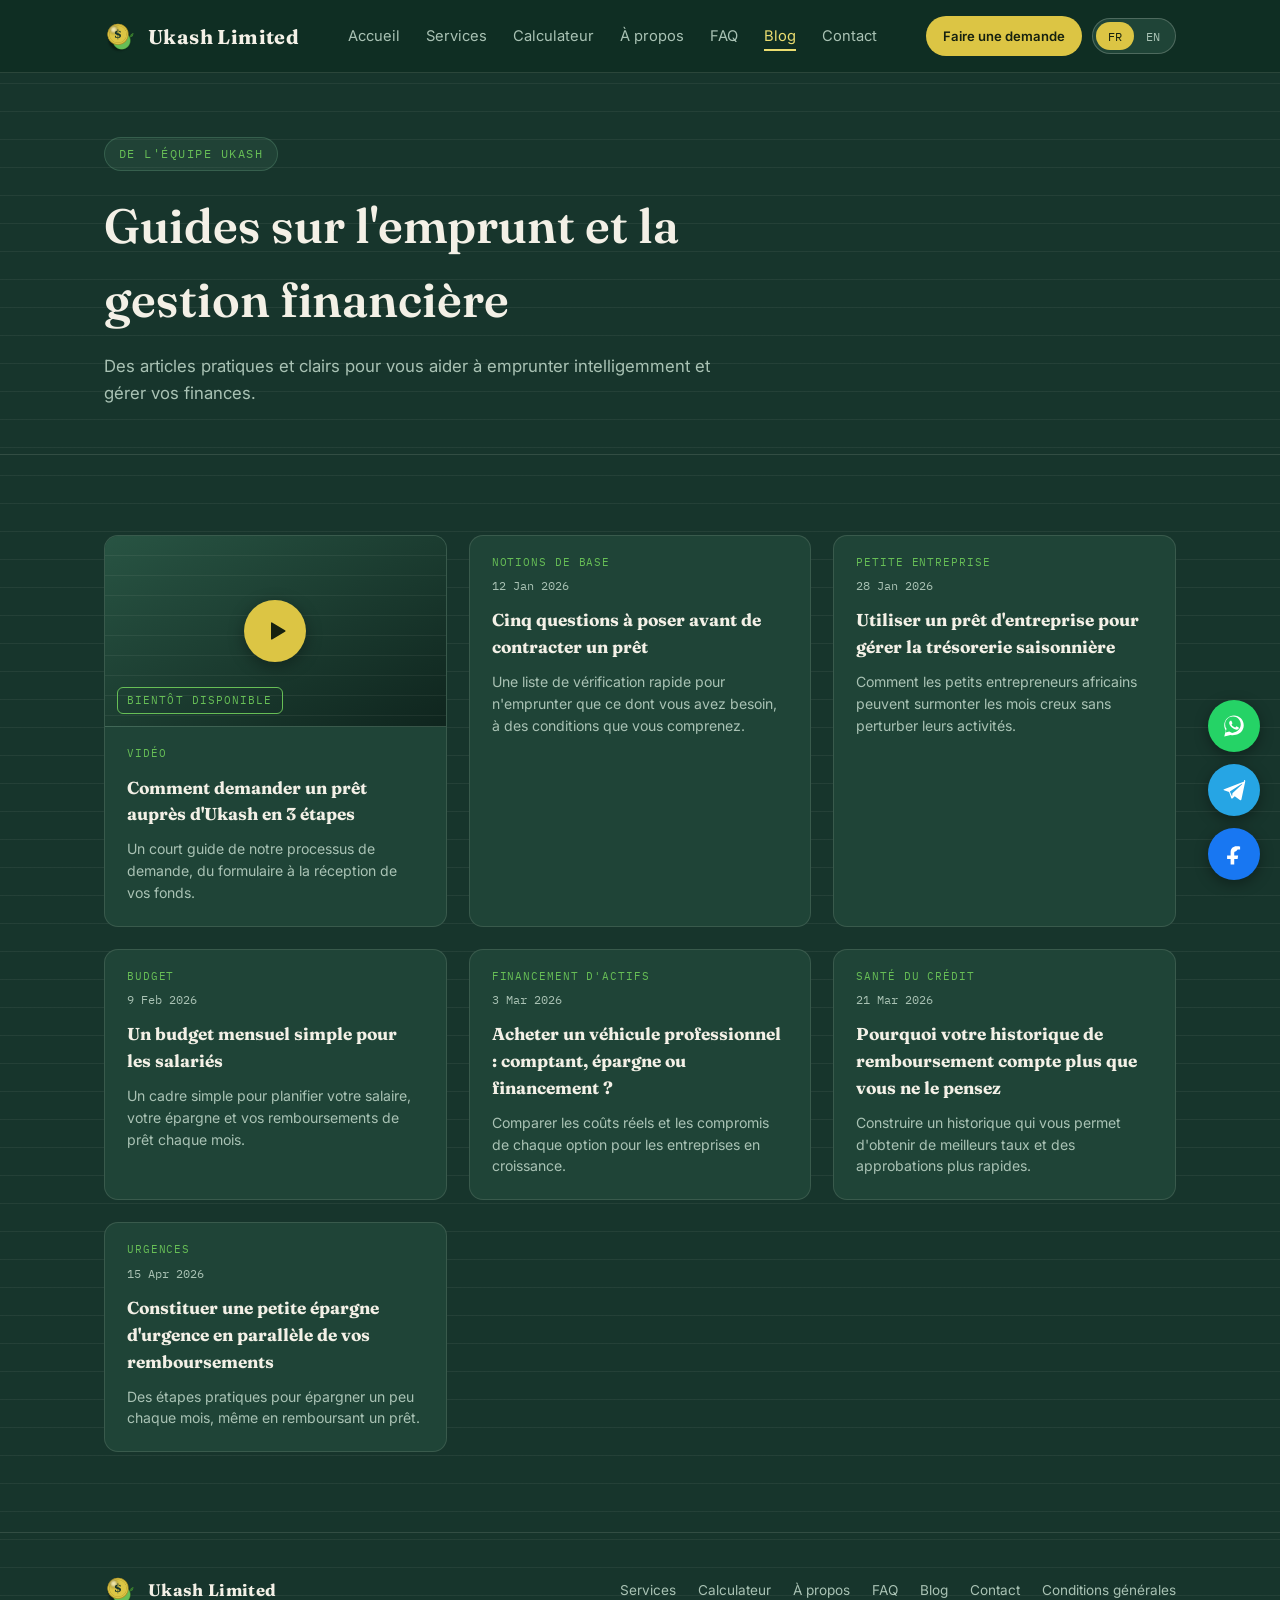
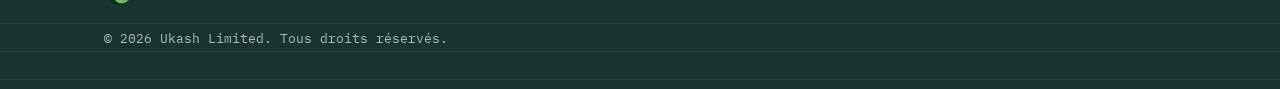
<file: blog.html>
<!DOCTYPE html>
<html lang="en">
<head>
<meta charset="UTF-8">
<meta name="viewport" content="width=device-width, initial-scale=1.0">
<title>Blog — Ukash Limited</title>
<meta name="description" content="Tips on borrowing, budgeting, and financial planning from Ukash Limited.">
<link rel="preconnect" href="https://fonts.googleapis.com">
<link rel="preconnect" href="https://fonts.gstatic.com" crossorigin>
<link href="https://fonts.googleapis.com/css2?family=Fraunces:opsz,wght@9..144,400;9..144,500;9..144,600;9..144,700&family=Inter:wght@400;500;600;700&family=IBM+Plex+Mono:wght@400;500;600&display=swap" rel="stylesheet">
<link rel="stylesheet" href="assets/style.css">
<link rel="icon" type="image/png" sizes="32x32" href="assets/images/favicon-32.png">
<link rel="icon" type="image/png" sizes="16x16" href="assets/images/favicon-16.png">
<link rel="apple-touch-icon" href="assets/images/apple-touch-icon.png">
</head>
<body>

<header>
  <div class="wrap">
    <nav>
      <a href="index.html" class="logo"><img class="logo-mark" src="assets/images/nav-logo.png" alt="Ukash Limited logo">Ukash Limited</a>
      <ul class="nav-links">
        <li><a href="index.html" data-en="Home" data-fr="Accueil">Home</a></li>
        <li><a href="services.html" data-en="Services" data-fr="Services">Services</a></li>
        <li><a href="calculator.html" data-en="Calculator" data-fr="Calculateur">Calculator</a></li>
        <li><a href="about.html" data-en="About" data-fr="À propos">About</a></li>
        <li><a href="faq.html" data-en="FAQ" data-fr="FAQ">FAQ</a></li>
        <li><a href="blog.html" class="active" data-en="Blog" data-fr="Blog">Blog</a></li>
        <li><a href="contact.html" data-en="Contact" data-fr="Contact">Contact</a></li>
      </ul>
      <div class="nav-right">
        <a href="apply.html" class="btn btn-primary btn-sm nav-cta" data-en="Apply now" data-fr="Faire une demande">Apply now</a>
        <div class="lang-toggle" role="group" aria-label="Language selector">
          <button type="button" data-lang="fr">FR</button>
          <button type="button" data-lang="en">EN</button>
        </div>
        <button class="mobile-menu-btn" aria-label="Menu">☰</button>
      </div>
    </nav>
    <div class="mobile-panel">
      <ul>
        <li><a href="index.html" data-en="Home" data-fr="Accueil">Home</a></li>
        <li><a href="services.html" data-en="Services" data-fr="Services">Services</a></li>
        <li><a href="calculator.html" data-en="Calculator" data-fr="Calculateur">Calculator</a></li>
        <li><a href="about.html" data-en="About" data-fr="À propos">About</a></li>
        <li><a href="faq.html" data-en="FAQ" data-fr="FAQ">FAQ</a></li>
        <li><a href="blog.html" class="active" data-en="Blog" data-fr="Blog">Blog</a></li>
        <li><a href="apply.html" data-en="Apply now" data-fr="Faire une demande">Apply now</a></li>
        <li><a href="contact.html" data-en="Contact" data-fr="Contact">Contact</a></li>
      </ul>
    </div>
  </div>
</header>

<main>
  <section class="page-hero">
    <div class="wrap">
      <span class="eyebrow" data-en="From the Ukash team" data-fr="De l'équipe Ukash">From the Ukash team</span>
      <h1 data-en="Guides on borrowing and money management" data-fr="Guides sur l'emprunt et la gestion financière">Guides on borrowing and money management</h1>
      <p data-en="Practical, plain-language articles to help you borrow wisely and manage your finances." data-fr="Des articles pratiques et clairs pour vous aider à emprunter intelligemment et gérer vos finances.">Practical, plain-language articles to help you borrow wisely and manage your finances.</p>
    </div>
  </section>

  <section>
    <div class="wrap">
      <div class="blog-grid">

        <!-- VIDEO CARD (placeholder).
             To use a real video: delete the <div class="video-thumb">...</div> block below and put this in its place:
             <div class="video-thumb"><iframe src="https://www.youtube.com/embed/YOUR_VIDEO_ID" title="Ukash Limited video" allowfullscreen loading="lazy"></iframe></div>
             (YOUR_VIDEO_ID is the part after v= in a YouTube link.) Also delete the "Coming soon" wording in the text below. -->
        <div class="blog-card">
          <div class="video-thumb" aria-hidden="true">
            <span class="video-play"><svg viewBox="0 0 24 24" fill="currentColor" xmlns="http://www.w3.org/2000/svg"><path d="M6 4.5v15a1 1 0 0 0 1.5.86l12.5-7.5a1 1 0 0 0 0-1.72L7.5 3.64A1 1 0 0 0 6 4.5Z"/></svg></span>
            <span class="video-soon" data-en="Coming soon" data-fr="Bientôt disponible">Coming soon</span>
          </div>
          <span class="blog-tag" data-en="Video" data-fr="Vidéo">Video</span>
          <h3 data-en="How to apply for a loan with Ukash in 3 steps" data-fr="Comment demander un prêt auprès d'Ukash en 3 étapes">How to apply for a loan with Ukash in 3 steps</h3>
          <p data-en="A short walkthrough of our application process, from the form to receiving your funds." data-fr="Un court guide de notre processus de demande, du formulaire à la réception de vos fonds.">A short walkthrough of our application process, from the form to receiving your funds.</p>
        </div>

        <div class="blog-card">
          <span class="blog-tag" data-en="Borrowing basics" data-fr="Notions de base">Borrowing basics</span>
          <span class="blog-date">12 Jan 2026</span>
          <h3 data-en="Five questions to ask before taking any loan" data-fr="Cinq questions à poser avant de contracter un prêt">Five questions to ask before taking any loan</h3>
          <p data-en="A quick checklist to help you borrow only what you need, on terms you understand." data-fr="Une liste de vérification rapide pour n'emprunter que ce dont vous avez besoin, à des conditions que vous comprenez.">A quick checklist to help you borrow only what you need, on terms you understand.</p>
        </div>

        <div class="blog-card">
          <span class="blog-tag" data-en="Small business" data-fr="Petite entreprise">Small business</span>
          <span class="blog-date">28 Jan 2026</span>
          <h3 data-en="Using a business loan to manage seasonal cash flow" data-fr="Utiliser un prêt d'entreprise pour gérer la trésorerie saisonnière">Using a business loan to manage seasonal cash flow</h3>
          <p data-en="How African small business owners can bridge slow months without disrupting operations." data-fr="Comment les petits entrepreneurs africains peuvent surmonter les mois creux sans perturber leurs activités.">How African small business owners can bridge slow months without disrupting operations.</p>
        </div>

        <div class="blog-card">
          <span class="blog-tag" data-en="Budgeting" data-fr="Budget">Budgeting</span>
          <span class="blog-date">9 Feb 2026</span>
          <h3 data-en="A simple monthly budget for salaried workers" data-fr="Un budget mensuel simple pour les salariés">A simple monthly budget for salaried workers</h3>
          <p data-en="An easy framework to plan your salary, savings, and any loan repayments each month." data-fr="Un cadre simple pour planifier votre salaire, votre épargne et vos remboursements de prêt chaque mois.">An easy framework to plan your salary, savings, and any loan repayments each month.</p>
        </div>

        <div class="blog-card">
          <span class="blog-tag" data-en="Asset finance" data-fr="Financement d'actifs">Asset finance</span>
          <span class="blog-date">3 Mar 2026</span>
          <h3 data-en="Buying a work vehicle: cash, savings, or financing?" data-fr="Acheter un véhicule professionnel : comptant, épargne ou financement ?">Buying a work vehicle: cash, savings, or financing?</h3>
          <p data-en="Weighing the real costs and trade-offs of each option for growing businesses." data-fr="Comparer les coûts réels et les compromis de chaque option pour les entreprises en croissance.">Weighing the real costs and trade-offs of each option for growing businesses.</p>
        </div>

        <div class="blog-card">
          <span class="blog-tag" data-en="Credit health" data-fr="Santé du crédit">Credit health</span>
          <span class="blog-date">21 Mar 2026</span>
          <h3 data-en="Why your repayment history matters more than you think" data-fr="Pourquoi votre historique de remboursement compte plus que vous ne le pensez">Why your repayment history matters more than you think</h3>
          <p data-en="Building a track record that gets you better rates and faster approvals over time." data-fr="Construire un historique qui vous permet d'obtenir de meilleurs taux et des approbations plus rapides.">Building a track record that gets you better rates and faster approvals over time.</p>
        </div>

        <div class="blog-card">
          <span class="blog-tag" data-en="Emergencies" data-fr="Urgences">Emergencies</span>
          <span class="blog-date">15 Apr 2026</span>
          <h3 data-en="Building a small emergency fund alongside loan repayments" data-fr="Constituer une petite épargne d'urgence en parallèle de vos remboursements">Building a small emergency fund alongside loan repayments</h3>
          <p data-en="Practical steps to save a little each month, even while repaying a loan." data-fr="Des étapes pratiques pour épargner un peu chaque mois, même en remboursant un prêt.">Practical steps to save a little each month, even while repaying a loan.</p>
        </div>

      </div>
    </div>
  </section>
</main>

<footer>
  <div class="wrap">
    <div class="footer-inner">
      <a href="index.html" class="logo"><img class="logo-mark" src="assets/images/nav-logo.png" alt="Ukash Limited logo">Ukash Limited</a>
      <ul class="footer-links">
        <li><a href="services.html" data-en="Services" data-fr="Services">Services</a></li>
        <li><a href="calculator.html" data-en="Calculator" data-fr="Calculateur">Calculator</a></li>
        <li><a href="about.html" data-en="About" data-fr="À propos">About</a></li>
        <li><a href="faq.html" data-en="FAQ" data-fr="FAQ">FAQ</a></li>
        <li><a href="blog.html" data-en="Blog" data-fr="Blog">Blog</a></li>
        <li><a href="contact.html" data-en="Contact" data-fr="Contact">Contact</a></li>
        <li><a href="terms.html" data-en="Terms &amp; Conditions" data-fr="Conditions générales">Terms &amp; Conditions</a></li>
      </ul>
    </div>
    <div class="copyright" data-en="© 2026 Ukash Limited. All rights reserved." data-fr="© 2026 Ukash Limited. Tous droits réservés.">© 2026 Ukash Limited. All rights reserved.</div>
  </div>
</footer>
<div class="floating-chat">
  <a class="whatsapp-btn" href="https://wa.me/254746196742" target="_blank" rel="noopener" aria-label="Chat on WhatsApp">
    <svg viewBox="0 0 32 32" fill="white" xmlns="http://www.w3.org/2000/svg"><path d="M16.004 3C9.376 3 4 8.376 4 15.004c0 2.386.7 4.61 1.902 6.48L4 29l7.71-1.87A11.94 11.94 0 0 0 16.004 27C22.63 27 28 21.628 28 15.004 28 8.376 22.63 3 16.004 3Zm0 21.6c-1.96 0-3.79-.55-5.35-1.5l-.383-.23-4.58 1.11 1.13-4.47-.25-.4a9.55 9.55 0 0 1-1.47-5.1c0-5.3 4.32-9.6 9.63-9.6 5.3 0 9.6 4.3 9.6 9.6 0 5.31-4.3 9.6-9.6 9.6Zm5.27-7.19c-.29-.15-1.71-.85-1.98-.94-.27-.1-.46-.15-.66.14-.19.29-.76.94-.93 1.14-.17.19-.34.22-.63.07-.29-.15-1.22-.45-2.33-1.44-.86-.77-1.44-1.72-1.6-2.01-.17-.29-.02-.44.13-.59.13-.13.29-.34.44-.51.15-.17.19-.29.29-.48.1-.19.05-.36-.02-.51-.07-.15-.66-1.59-.9-2.18-.24-.57-.48-.49-.66-.5h-.56c-.19 0-.51.07-.78.36-.27.29-1.02 1-1.02 2.44s1.05 2.83 1.2 3.02c.15.19 2.06 3.15 5 4.42.7.3 1.24.48 1.67.61.7.22 1.34.19 1.84.12.56-.08 1.71-.7 1.95-1.37.24-.68.24-1.26.17-1.37-.07-.11-.26-.18-.55-.33Z"/></svg>
  </a>
  <a class="telegram-btn" href="https://t.me/+254746196742" target="_blank" rel="noopener" aria-label="Chat on Telegram">
    <svg viewBox="0 0 32 32" fill="white" xmlns="http://www.w3.org/2000/svg"><path d="M28.5 5.5 3.9 15.1c-1.05.42-1.04 1-.19 1.26l6.28 1.96 2.42 7.36c.28.7.5.98.96.98.46 0 .67-.2.93-.46l2.63-2.55 6.3 4.66c.99.55 1.7.27 1.95-.92l4.63-21.8c.36-1.53-.55-2.13-1.31-1.9ZM10.9 17.7l14.3-9.02c.68-.42 1.3-.19.79.27L14.1 19.9l-.4 4.24-2.8-6.44Z"/></svg>
  </a>
  <a class="facebook-btn" href="https://www.facebook.com/ukashlimited" target="_blank" rel="noopener" aria-label="Visit our Facebook page">
    <svg viewBox="0 0 32 32" fill="white" xmlns="http://www.w3.org/2000/svg"><path d="M20.5 10.5h3V6.7c-.52-.07-2.3-.22-4.37-.22-4.33 0-7.3 2.72-7.3 7.72v3.7H7.5v4.3h4.33V29h4.46v-6.8h4.15l.66-4.3h-4.81v-3.24c0-1.24.34-2.16 2.21-2.16Z"/></svg>
  </a>
</div>
<script src="assets/main.js"></script>
</body>
</html>
</file>
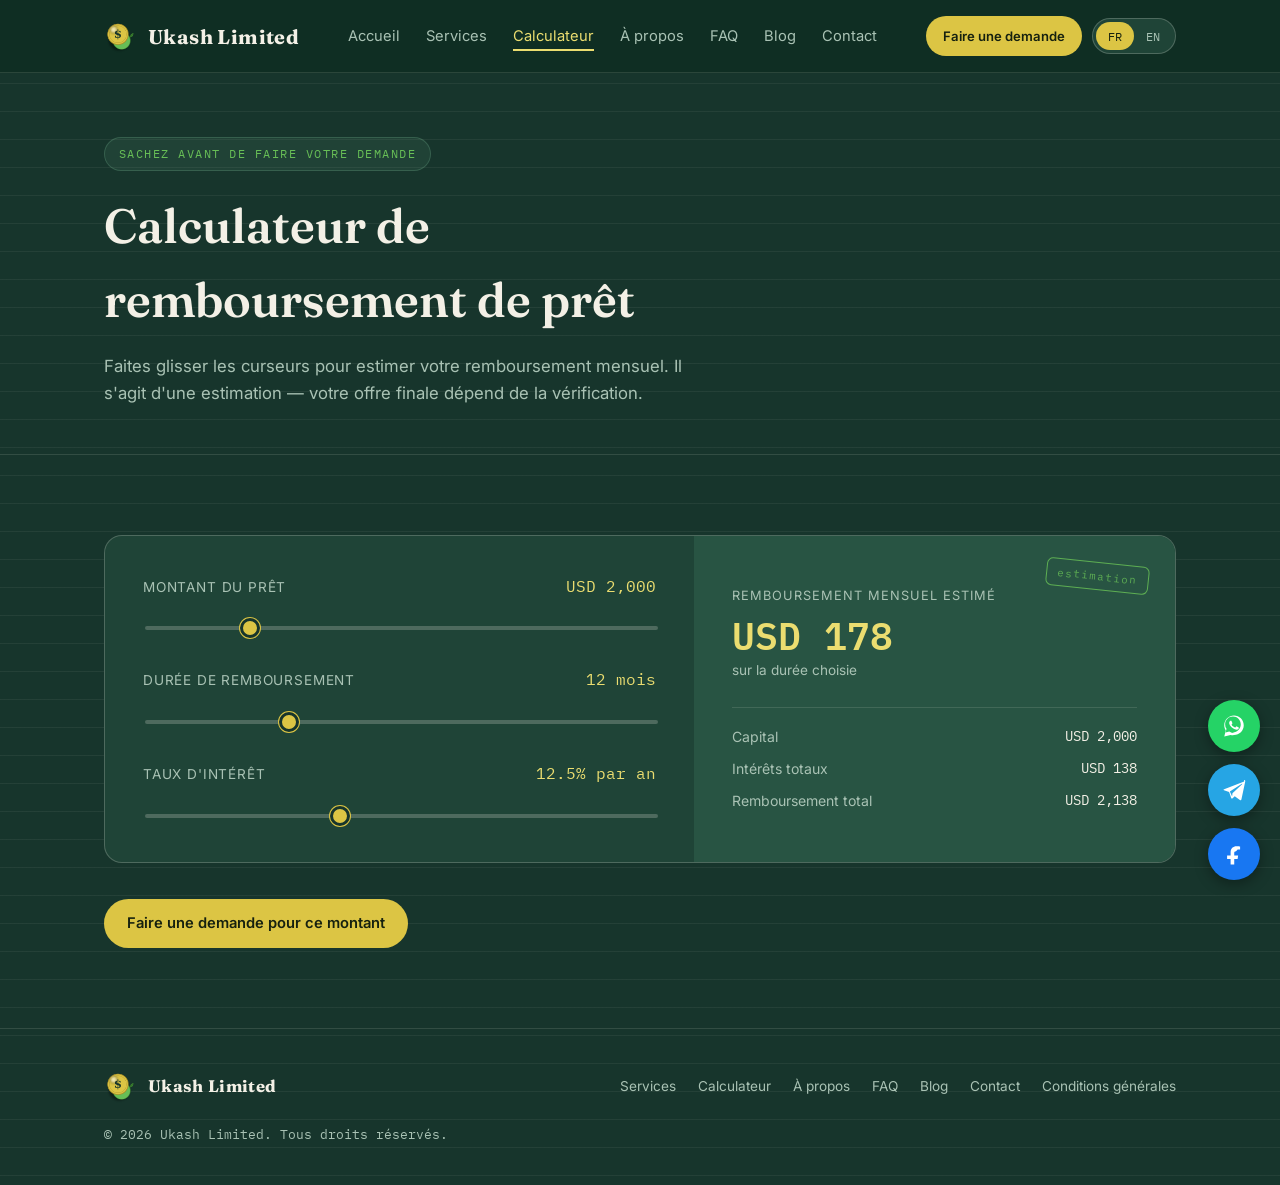
<file: calculator.html>
<!DOCTYPE html>
<html lang="en">
<head>
<meta charset="UTF-8">
<meta name="viewport" content="width=device-width, initial-scale=1.0">
<title>Loan Calculator — Ukash Limited</title>
<meta name="description" content="Estimate your monthly loan repayment with Ukash Limited's free loan calculator.">
<link rel="preconnect" href="https://fonts.googleapis.com">
<link rel="preconnect" href="https://fonts.gstatic.com" crossorigin>
<link href="https://fonts.googleapis.com/css2?family=Fraunces:opsz,wght@9..144,400;9..144,500;9..144,600;9..144,700&family=Inter:wght@400;500;600;700&family=IBM+Plex+Mono:wght@400;500;600&display=swap" rel="stylesheet">
<link rel="stylesheet" href="assets/style.css">
<link rel="icon" type="image/png" sizes="32x32" href="assets/images/favicon-32.png">
<link rel="icon" type="image/png" sizes="16x16" href="assets/images/favicon-16.png">
<link rel="apple-touch-icon" href="assets/images/apple-touch-icon.png">
</head>
<body>

<header>
  <div class="wrap">
    <nav>
      <a href="index.html" class="logo"><img class="logo-mark" src="assets/images/nav-logo.png" alt="Ukash Limited logo">Ukash Limited</a>
      <ul class="nav-links">
        <li><a href="index.html" data-en="Home" data-fr="Accueil">Home</a></li>
        <li><a href="services.html" data-en="Services" data-fr="Services">Services</a></li>
        <li><a href="calculator.html" class="active" data-en="Calculator" data-fr="Calculateur">Calculator</a></li>
        <li><a href="about.html" data-en="About" data-fr="À propos">About</a></li>
        <li><a href="faq.html" data-en="FAQ" data-fr="FAQ">FAQ</a></li>
        <li><a href="blog.html" data-en="Blog" data-fr="Blog">Blog</a></li>
        <li><a href="contact.html" data-en="Contact" data-fr="Contact">Contact</a></li>
      </ul>
      <div class="nav-right">
        <a href="apply.html" class="btn btn-primary btn-sm nav-cta" data-en="Apply now" data-fr="Faire une demande">Apply now</a>
        <div class="lang-toggle" role="group" aria-label="Language selector">
          <button type="button" data-lang="fr">FR</button>
          <button type="button" data-lang="en">EN</button>
        </div>
        <button class="mobile-menu-btn" aria-label="Menu">☰</button>
      </div>
    </nav>
    <div class="mobile-panel">
      <ul>
        <li><a href="index.html" data-en="Home" data-fr="Accueil">Home</a></li>
        <li><a href="services.html" data-en="Services" data-fr="Services">Services</a></li>
        <li><a href="calculator.html" class="active" data-en="Calculator" data-fr="Calculateur">Calculator</a></li>
        <li><a href="about.html" data-en="About" data-fr="À propos">About</a></li>
        <li><a href="faq.html" data-en="FAQ" data-fr="FAQ">FAQ</a></li>
        <li><a href="blog.html" data-en="Blog" data-fr="Blog">Blog</a></li>
        <li><a href="apply.html" data-en="Apply now" data-fr="Faire une demande">Apply now</a></li>
        <li><a href="contact.html" data-en="Contact" data-fr="Contact">Contact</a></li>
      </ul>
    </div>
  </div>
</header>

<main>
  <section class="page-hero">
    <div class="wrap">
      <span class="eyebrow" data-en="Know before you apply" data-fr="Sachez avant de faire votre demande">Know before you apply</span>
      <h1 data-en="Loan repayment calculator" data-fr="Calculateur de remboursement de prêt">Loan repayment calculator</h1>
      <p data-en="Drag the sliders to estimate your monthly repayment. This is an estimate — your final offer depends on verification." data-fr="Faites glisser les curseurs pour estimer votre remboursement mensuel. Il s'agit d'une estimation — votre offre finale dépend de la vérification.">Drag the sliders to estimate your monthly repayment. This is an estimate — your final offer depends on verification.</p>
    </div>
  </section>

  <section>
    <div class="wrap">
      <div class="calc-panel">
        <div class="calc-controls">
          <div class="field">
            <label><span data-en="Loan amount" data-fr="Montant du prêt">Loan amount</span> <span class="value mono" id="amountLabel">USD 2,000</span></label>
            <input type="range" id="amountSlider" min="100" max="10000" step="100" value="2000" data-en-aria="Loan amount in US Dollars" data-fr-aria="Montant du prêt en dollars américains" aria-label="Loan amount in US Dollars">
          </div>
          <div class="field">
            <label><span data-en="Repayment term" data-fr="Durée de remboursement">Repayment term</span> <span class="value mono" id="termLabel">12 months</span></label>
            <input type="range" id="termSlider" min="3" max="36" step="1" value="12" data-en-aria="Repayment term in months" data-fr-aria="Durée de remboursement en mois" aria-label="Repayment term in months">
          </div>
          <div class="field" style="margin-bottom:0;">
            <label><span data-en="Interest rate" data-fr="Taux d'intérêt">Interest rate</span> <span class="value mono" id="rateLabel">12.5% p.a.</span></label>
            <input type="range" id="rateSlider" min="8" max="20" step="0.5" value="12.5" data-en-aria="Annual interest rate percentage" data-fr-aria="Taux d'intérêt annuel en pourcentage" aria-label="Annual interest rate percentage">
          </div>
        </div>
        <div class="calc-result">
          <span class="stamp" data-en="est. only" data-fr="estimation">est. only</span>
          <span class="result-label" data-en="Estimated monthly repayment" data-fr="Remboursement mensuel estimé">Estimated monthly repayment</span>
          <span class="result-amount mono" id="monthlyResult">USD 178</span>
          <span class="result-sub" data-en="over the term you selected" data-fr="sur la durée choisie">over the term you selected</span>
          <div class="result-breakdown">
            <div><span data-en="Principal" data-fr="Capital">Principal</span><span class="mono" id="principalOut">USD 2,000</span></div>
            <div><span data-en="Total interest" data-fr="Intérêts totaux">Total interest</span><span class="mono" id="interestOut">USD 131</span></div>
            <div><span data-en="Total repayment" data-fr="Remboursement total">Total repayment</span><span class="mono" id="totalOut">USD 2,131</span></div>
          </div>
        </div>
      </div>
      <div style="margin-top:36px;">
        <a href="apply.html" class="btn btn-primary" data-en="Apply for this amount" data-fr="Faire une demande pour ce montant">Apply for this amount</a>
      </div>
    </div>
  </section>
</main>

<footer>
  <div class="wrap">
    <div class="footer-inner">
      <a href="index.html" class="logo"><img class="logo-mark" src="assets/images/nav-logo.png" alt="Ukash Limited logo">Ukash Limited</a>
      <ul class="footer-links">
        <li><a href="services.html" data-en="Services" data-fr="Services">Services</a></li>
        <li><a href="calculator.html" data-en="Calculator" data-fr="Calculateur">Calculator</a></li>
        <li><a href="about.html" data-en="About" data-fr="À propos">About</a></li>
        <li><a href="faq.html" data-en="FAQ" data-fr="FAQ">FAQ</a></li>
        <li><a href="blog.html" data-en="Blog" data-fr="Blog">Blog</a></li>
        <li><a href="contact.html" data-en="Contact" data-fr="Contact">Contact</a></li>
        <li><a href="terms.html" data-en="Terms &amp; Conditions" data-fr="Conditions générales">Terms &amp; Conditions</a></li>
      </ul>
    </div>
    <div class="copyright" data-en="© 2026 Ukash Limited. All rights reserved." data-fr="© 2026 Ukash Limited. Tous droits réservés.">© 2026 Ukash Limited. All rights reserved.</div>
  </div>
</footer>
<div class="floating-chat">
  <a class="whatsapp-btn" href="https://wa.me/254746196742" target="_blank" rel="noopener" aria-label="Chat on WhatsApp">
    <svg viewBox="0 0 32 32" fill="white" xmlns="http://www.w3.org/2000/svg"><path d="M16.004 3C9.376 3 4 8.376 4 15.004c0 2.386.7 4.61 1.902 6.48L4 29l7.71-1.87A11.94 11.94 0 0 0 16.004 27C22.63 27 28 21.628 28 15.004 28 8.376 22.63 3 16.004 3Zm0 21.6c-1.96 0-3.79-.55-5.35-1.5l-.383-.23-4.58 1.11 1.13-4.47-.25-.4a9.55 9.55 0 0 1-1.47-5.1c0-5.3 4.32-9.6 9.63-9.6 5.3 0 9.6 4.3 9.6 9.6 0 5.31-4.3 9.6-9.6 9.6Zm5.27-7.19c-.29-.15-1.71-.85-1.98-.94-.27-.1-.46-.15-.66.14-.19.29-.76.94-.93 1.14-.17.19-.34.22-.63.07-.29-.15-1.22-.45-2.33-1.44-.86-.77-1.44-1.72-1.6-2.01-.17-.29-.02-.44.13-.59.13-.13.29-.34.44-.51.15-.17.19-.29.29-.48.1-.19.05-.36-.02-.51-.07-.15-.66-1.59-.9-2.18-.24-.57-.48-.49-.66-.5h-.56c-.19 0-.51.07-.78.36-.27.29-1.02 1-1.02 2.44s1.05 2.83 1.2 3.02c.15.19 2.06 3.15 5 4.42.7.3 1.24.48 1.67.61.7.22 1.34.19 1.84.12.56-.08 1.71-.7 1.95-1.37.24-.68.24-1.26.17-1.37-.07-.11-.26-.18-.55-.33Z"/></svg>
  </a>
  <a class="telegram-btn" href="https://t.me/+254746196742" target="_blank" rel="noopener" aria-label="Chat on Telegram">
    <svg viewBox="0 0 32 32" fill="white" xmlns="http://www.w3.org/2000/svg"><path d="M28.5 5.5 3.9 15.1c-1.05.42-1.04 1-.19 1.26l6.28 1.96 2.42 7.36c.28.7.5.98.96.98.46 0 .67-.2.93-.46l2.63-2.55 6.3 4.66c.99.55 1.7.27 1.95-.92l4.63-21.8c.36-1.53-.55-2.13-1.31-1.9ZM10.9 17.7l14.3-9.02c.68-.42 1.3-.19.79.27L14.1 19.9l-.4 4.24-2.8-6.44Z"/></svg>
  </a>
  <a class="facebook-btn" href="https://www.facebook.com/ukashlimited" target="_blank" rel="noopener" aria-label="Visit our Facebook page">
    <svg viewBox="0 0 32 32" fill="white" xmlns="http://www.w3.org/2000/svg"><path d="M20.5 10.5h3V6.7c-.52-.07-2.3-.22-4.37-.22-4.33 0-7.3 2.72-7.3 7.72v3.7H7.5v4.3h4.33V29h4.46v-6.8h4.15l.66-4.3h-4.81v-3.24c0-1.24.34-2.16 2.21-2.16Z"/></svg>
  </a>
</div>
<script src="assets/main.js"></script>
<script>
  const monthWord = { en: 'months', fr: 'mois' };
  const perAnnum = { en: '% p.a.', fr: '% par an' };

  const amountSlider = document.getElementById('amountSlider');
  const termSlider = document.getElementById('termSlider');
  const rateSlider = document.getElementById('rateSlider');
  const amountLabel = document.getElementById('amountLabel');
  const termLabel = document.getElementById('termLabel');
  const rateLabel = document.getElementById('rateLabel');
  const monthlyResult = document.getElementById('monthlyResult');
  const principalOut = document.getElementById('principalOut');
  const interestOut = document.getElementById('interestOut');
  const totalOut = document.getElementById('totalOut');

  function formatUSD(n){ return 'USD ' + Math.round(n).toLocaleString('en-US'); }

  function calculate(){
    const lang = document.documentElement.getAttribute('lang') || 'fr';
    const principal = parseFloat(amountSlider.value);
    const months = parseInt(termSlider.value, 10);
    const annualRate = parseFloat(rateSlider.value);
    const monthlyRate = annualRate / 100 / 12;

    let monthlyPayment;
    if (monthlyRate === 0) {
      monthlyPayment = principal / months;
    } else {
      monthlyPayment = principal * (monthlyRate * Math.pow(1 + monthlyRate, months)) / (Math.pow(1 + monthlyRate, months) - 1);
    }
    const total = monthlyPayment * months;
    const interest = total - principal;

    amountLabel.textContent = formatUSD(principal);
    termLabel.textContent = months + ' ' + monthWord[lang];
    rateLabel.textContent = annualRate + perAnnum[lang];
    monthlyResult.textContent = formatUSD(monthlyPayment);
    principalOut.textContent = formatUSD(principal);
    interestOut.textContent = formatUSD(interest);
    totalOut.textContent = formatUSD(total);
  }

  [amountSlider, termSlider, rateSlider].forEach(el => el.addEventListener('input', calculate));
  document.addEventListener('ukash:langchange', calculate);
  document.addEventListener('DOMContentLoaded', calculate);
</script>
</body>
</html>
</file>
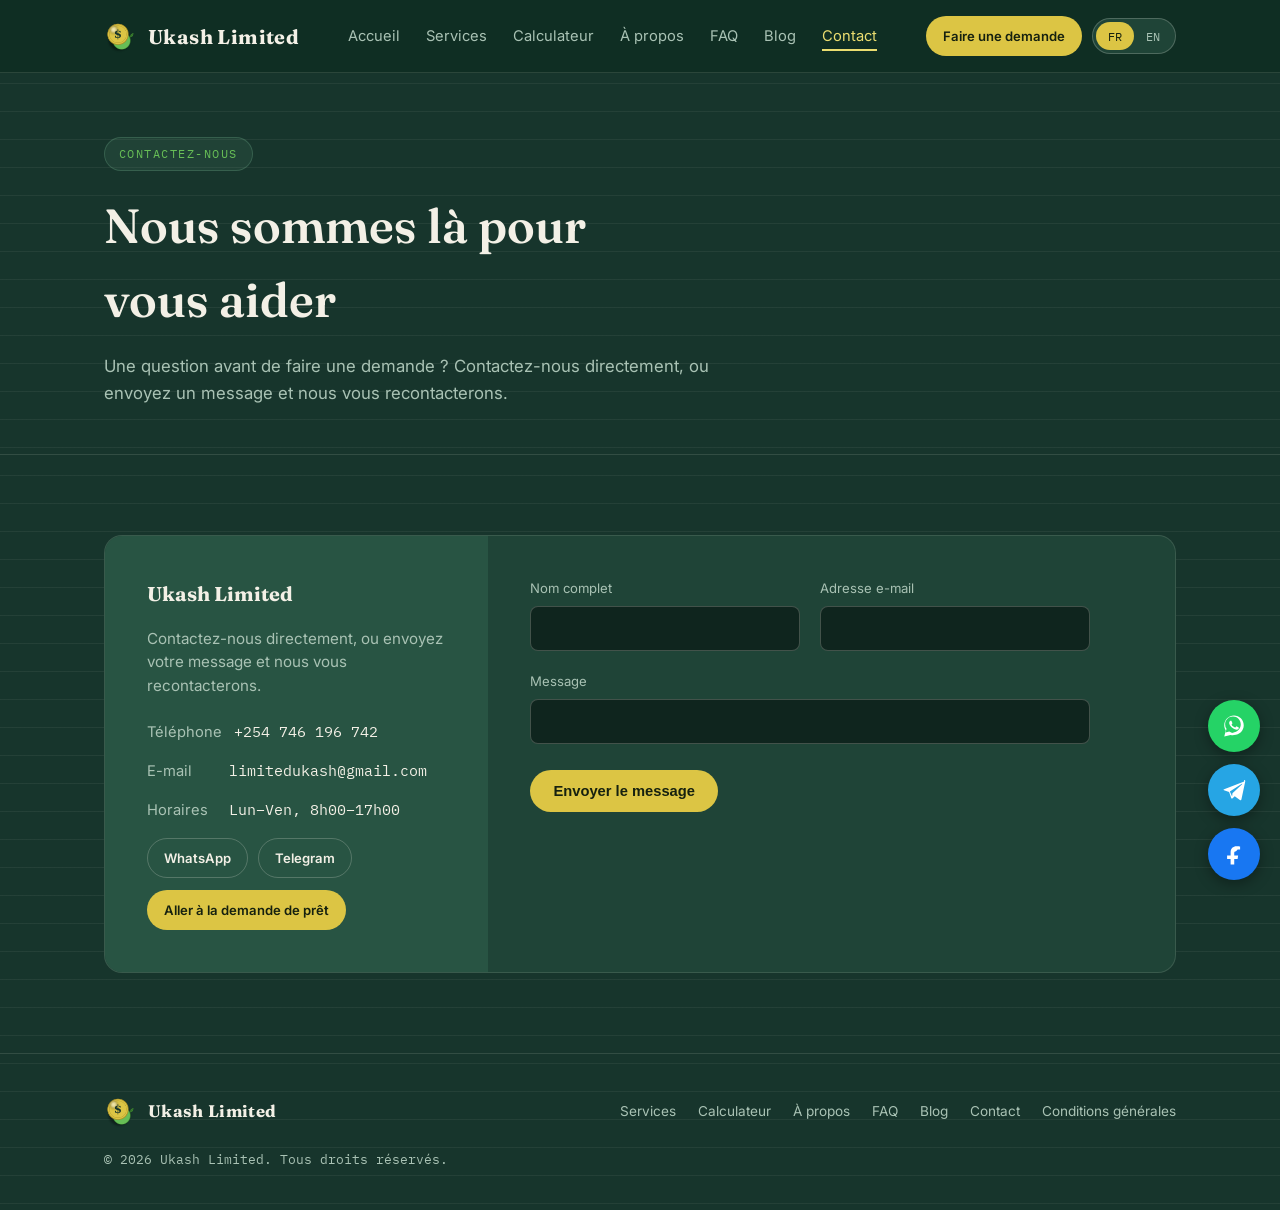
<file: contact.html>
<!DOCTYPE html>
<html lang="en">
<head>
<meta charset="UTF-8">
<meta name="viewport" content="width=device-width, initial-scale=1.0">
<title>Contact — Ukash Limited</title>
<meta name="description" content="Get in touch with Ukash Limited by phone, email, or message form.">
<link rel="preconnect" href="https://fonts.googleapis.com">
<link rel="preconnect" href="https://fonts.gstatic.com" crossorigin>
<link href="https://fonts.googleapis.com/css2?family=Fraunces:opsz,wght@9..144,400;9..144,500;9..144,600;9..144,700&family=Inter:wght@400;500;600;700&family=IBM+Plex+Mono:wght@400;500;600&display=swap" rel="stylesheet">
<link rel="stylesheet" href="assets/style.css">
<link rel="icon" type="image/png" sizes="32x32" href="assets/images/favicon-32.png">
<link rel="icon" type="image/png" sizes="16x16" href="assets/images/favicon-16.png">
<link rel="apple-touch-icon" href="assets/images/apple-touch-icon.png">
</head>
<body>

<header>
  <div class="wrap">
    <nav>
      <a href="index.html" class="logo"><img class="logo-mark" src="assets/images/nav-logo.png" alt="Ukash Limited logo">Ukash Limited</a>
      <ul class="nav-links">
        <li><a href="index.html" data-en="Home" data-fr="Accueil">Home</a></li>
        <li><a href="services.html" data-en="Services" data-fr="Services">Services</a></li>
        <li><a href="calculator.html" data-en="Calculator" data-fr="Calculateur">Calculator</a></li>
        <li><a href="about.html" data-en="About" data-fr="À propos">About</a></li>
        <li><a href="faq.html" data-en="FAQ" data-fr="FAQ">FAQ</a></li>
        <li><a href="blog.html" data-en="Blog" data-fr="Blog">Blog</a></li>
        <li><a href="contact.html" class="active" data-en="Contact" data-fr="Contact">Contact</a></li>
      </ul>
      <div class="nav-right">
        <a href="apply.html" class="btn btn-primary btn-sm nav-cta" data-en="Apply now" data-fr="Faire une demande">Apply now</a>
        <div class="lang-toggle" role="group" aria-label="Language selector">
          <button type="button" data-lang="fr">FR</button>
          <button type="button" data-lang="en">EN</button>
        </div>
        <button class="mobile-menu-btn" aria-label="Menu">☰</button>
      </div>
    </nav>
    <div class="mobile-panel">
      <ul>
        <li><a href="index.html" data-en="Home" data-fr="Accueil">Home</a></li>
        <li><a href="services.html" data-en="Services" data-fr="Services">Services</a></li>
        <li><a href="calculator.html" data-en="Calculator" data-fr="Calculateur">Calculator</a></li>
        <li><a href="about.html" data-en="About" data-fr="À propos">About</a></li>
        <li><a href="faq.html" data-en="FAQ" data-fr="FAQ">FAQ</a></li>
        <li><a href="blog.html" data-en="Blog" data-fr="Blog">Blog</a></li>
        <li><a href="apply.html" data-en="Apply now" data-fr="Faire une demande">Apply now</a></li>
        <li><a href="contact.html" class="active" data-en="Contact" data-fr="Contact">Contact</a></li>
      </ul>
    </div>
  </div>
</header>

<main>
  <section class="page-hero">
    <div class="wrap">
      <span class="eyebrow" data-en="Get in touch" data-fr="Contactez-nous">Get in touch</span>
      <h1 data-en="We're here to help" data-fr="Nous sommes là pour vous aider">We're here to help</h1>
      <p data-en="Have a question before applying? Reach us directly, or send a message and we'll come back to you." data-fr="Une question avant de faire une demande ? Contactez-nous directement, ou envoyez un message et nous vous recontacterons.">Have a question before applying? Reach us directly, or send a message and we'll come back to you.</p>
    </div>
  </section>

  <section>
    <div class="wrap">
      <div class="contact-panel">
        <div class="contact-info">
          <h3 class="serif">Ukash Limited</h3>
          <p data-en="Reach us directly, or send your message and we'll come back to you." data-fr="Contactez-nous directement, ou envoyez votre message et nous vous recontacterons.">Reach us directly, or send your message and we'll come back to you.</p>
          <div class="row"><span class="label" data-en="Phone" data-fr="Téléphone">Phone</span><span class="value">+254 746 196 742</span></div>
          <div class="row"><span class="label" data-en="Email" data-fr="E-mail">Email</span><span class="value">limitedukash@gmail.com</span></div>
          <div class="row"><span class="label" data-en="Hours" data-fr="Horaires">Hours</span><span class="value" data-en="Mon–Fri, 8:00–17:00" data-fr="Lun–Ven, 8h00–17h00">Mon–Fri, 8:00–17:00</span></div>
          <div style="display:flex; gap:10px; margin-top:8px; margin-bottom:8px;">
            <a href="https://wa.me/254746196742" target="_blank" rel="noopener" class="btn btn-ghost btn-sm" data-en="WhatsApp us" data-fr="WhatsApp">WhatsApp us</a>
            <a href="https://t.me/+254746196742" target="_blank" rel="noopener" class="btn btn-ghost btn-sm" data-en="Telegram us" data-fr="Telegram">Telegram us</a>
          </div>
          <div style="margin-top:12px;">
            <a href="apply.html" class="btn btn-primary btn-sm" data-en="Go to loan application" data-fr="Aller à la demande de prêt">Go to loan application</a>
          </div>
        </div>
        <form
          class="ajax-form"
          action="https://formspree.io/f/xkodzbya"
          method="POST"
          data-success-en="Thank you! Your message has been received. Our team will follow up within one business day."
          data-success-fr="Merci ! Votre message a bien été reçu. Notre équipe vous recontactera sous un jour ouvré."
        >
          <input type="hidden" name="form_type" value="General Contact Message">
          <div class="form-row">
            <div class="form-field">
              <label for="cName" data-en="Full name" data-fr="Nom complet">Full name</label>
              <input type="text" id="cName" name="Full name" required>
            </div>
            <div class="form-field">
              <label for="cEmail" data-en="Email address" data-fr="Adresse e-mail">Email address</label>
              <input type="email" id="cEmail" name="Email address" required>
            </div>
          </div>
          <div class="form-field">
            <label for="cMessage" data-en="Message" data-fr="Message">Message</label>
            <input type="text" id="cMessage" name="Message" required>
          </div>
          <button type="submit" class="btn btn-primary" data-en="Send message" data-fr="Envoyer le message">Send message</button>
        </form>
      </div>
    </div>
  </section>
</main>

<footer>
  <div class="wrap">
    <div class="footer-inner">
      <a href="index.html" class="logo"><img class="logo-mark" src="assets/images/nav-logo.png" alt="Ukash Limited logo">Ukash Limited</a>
      <ul class="footer-links">
        <li><a href="services.html" data-en="Services" data-fr="Services">Services</a></li>
        <li><a href="calculator.html" data-en="Calculator" data-fr="Calculateur">Calculator</a></li>
        <li><a href="about.html" data-en="About" data-fr="À propos">About</a></li>
        <li><a href="faq.html" data-en="FAQ" data-fr="FAQ">FAQ</a></li>
        <li><a href="blog.html" data-en="Blog" data-fr="Blog">Blog</a></li>
        <li><a href="contact.html" data-en="Contact" data-fr="Contact">Contact</a></li>
        <li><a href="terms.html" data-en="Terms &amp; Conditions" data-fr="Conditions générales">Terms &amp; Conditions</a></li>
      </ul>
    </div>
    <div class="copyright" data-en="© 2026 Ukash Limited. All rights reserved." data-fr="© 2026 Ukash Limited. Tous droits réservés.">© 2026 Ukash Limited. All rights reserved.</div>
  </div>
</footer>
<div class="floating-chat">
  <a class="whatsapp-btn" href="https://wa.me/254746196742" target="_blank" rel="noopener" aria-label="Chat on WhatsApp">
    <svg viewBox="0 0 32 32" fill="white" xmlns="http://www.w3.org/2000/svg"><path d="M16.004 3C9.376 3 4 8.376 4 15.004c0 2.386.7 4.61 1.902 6.48L4 29l7.71-1.87A11.94 11.94 0 0 0 16.004 27C22.63 27 28 21.628 28 15.004 28 8.376 22.63 3 16.004 3Zm0 21.6c-1.96 0-3.79-.55-5.35-1.5l-.383-.23-4.58 1.11 1.13-4.47-.25-.4a9.55 9.55 0 0 1-1.47-5.1c0-5.3 4.32-9.6 9.63-9.6 5.3 0 9.6 4.3 9.6 9.6 0 5.31-4.3 9.6-9.6 9.6Zm5.27-7.19c-.29-.15-1.71-.85-1.98-.94-.27-.1-.46-.15-.66.14-.19.29-.76.94-.93 1.14-.17.19-.34.22-.63.07-.29-.15-1.22-.45-2.33-1.44-.86-.77-1.44-1.72-1.6-2.01-.17-.29-.02-.44.13-.59.13-.13.29-.34.44-.51.15-.17.19-.29.29-.48.1-.19.05-.36-.02-.51-.07-.15-.66-1.59-.9-2.18-.24-.57-.48-.49-.66-.5h-.56c-.19 0-.51.07-.78.36-.27.29-1.02 1-1.02 2.44s1.05 2.83 1.2 3.02c.15.19 2.06 3.15 5 4.42.7.3 1.24.48 1.67.61.7.22 1.34.19 1.84.12.56-.08 1.71-.7 1.95-1.37.24-.68.24-1.26.17-1.37-.07-.11-.26-.18-.55-.33Z"/></svg>
  </a>
  <a class="telegram-btn" href="https://t.me/+254746196742" target="_blank" rel="noopener" aria-label="Chat on Telegram">
    <svg viewBox="0 0 32 32" fill="white" xmlns="http://www.w3.org/2000/svg"><path d="M28.5 5.5 3.9 15.1c-1.05.42-1.04 1-.19 1.26l6.28 1.96 2.42 7.36c.28.7.5.98.96.98.46 0 .67-.2.93-.46l2.63-2.55 6.3 4.66c.99.55 1.7.27 1.95-.92l4.63-21.8c.36-1.53-.55-2.13-1.31-1.9ZM10.9 17.7l14.3-9.02c.68-.42 1.3-.19.79.27L14.1 19.9l-.4 4.24-2.8-6.44Z"/></svg>
  </a>
  <a class="facebook-btn" href="https://www.facebook.com/ukashlimited" target="_blank" rel="noopener" aria-label="Visit our Facebook page">
    <svg viewBox="0 0 32 32" fill="white" xmlns="http://www.w3.org/2000/svg"><path d="M20.5 10.5h3V6.7c-.52-.07-2.3-.22-4.37-.22-4.33 0-7.3 2.72-7.3 7.72v3.7H7.5v4.3h4.33V29h4.46v-6.8h4.15l.66-4.3h-4.81v-3.24c0-1.24.34-2.16 2.21-2.16Z"/></svg>
  </a>
</div>
<script src="assets/main.js"></script>
</body>
</html>
</file>
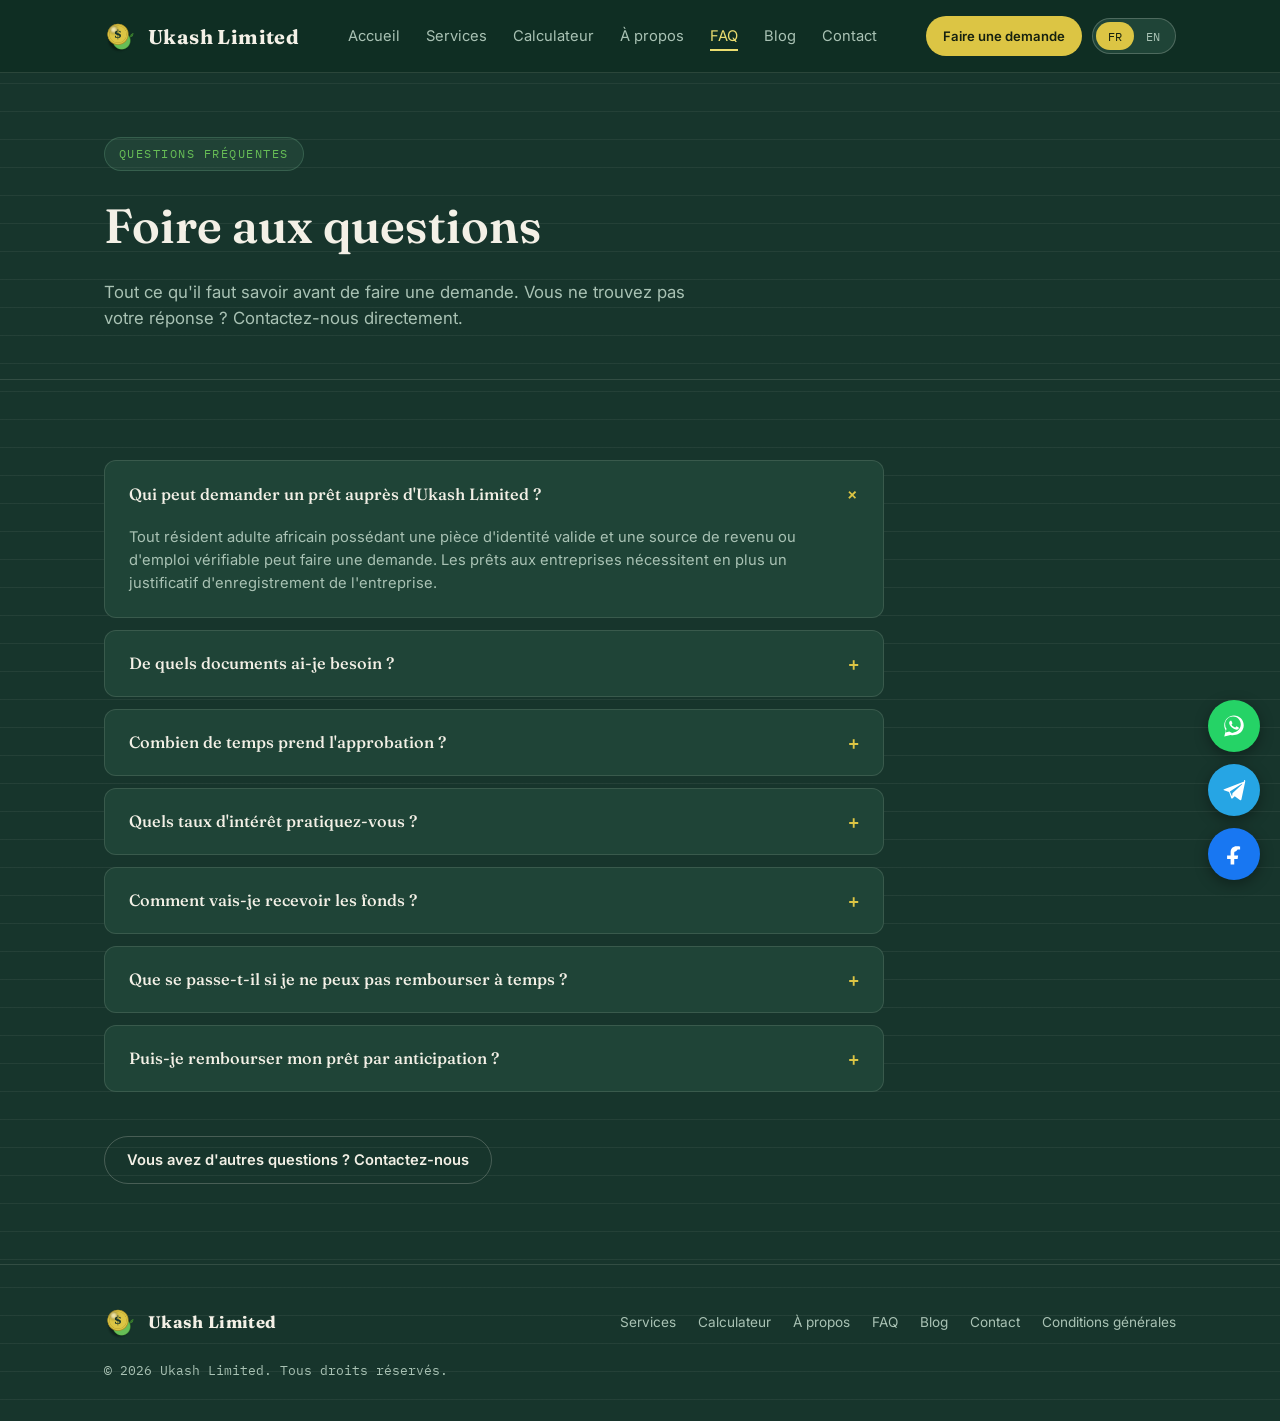
<file: faq.html>
<!DOCTYPE html>
<html lang="en">
<head>
<meta charset="UTF-8">
<meta name="viewport" content="width=device-width, initial-scale=1.0">
<title>FAQ — Ukash Limited</title>
<meta name="description" content="Answers to common questions about loans, eligibility, and repayment at Ukash Limited.">
<link rel="preconnect" href="https://fonts.googleapis.com">
<link rel="preconnect" href="https://fonts.gstatic.com" crossorigin>
<link href="https://fonts.googleapis.com/css2?family=Fraunces:opsz,wght@9..144,400;9..144,500;9..144,600;9..144,700&family=Inter:wght@400;500;600;700&family=IBM+Plex+Mono:wght@400;500;600&display=swap" rel="stylesheet">
<link rel="stylesheet" href="assets/style.css">
<link rel="icon" type="image/png" sizes="32x32" href="assets/images/favicon-32.png">
<link rel="icon" type="image/png" sizes="16x16" href="assets/images/favicon-16.png">
<link rel="apple-touch-icon" href="assets/images/apple-touch-icon.png">
</head>
<body>

<header>
  <div class="wrap">
    <nav>
      <a href="index.html" class="logo"><img class="logo-mark" src="assets/images/nav-logo.png" alt="Ukash Limited logo">Ukash Limited</a>
      <ul class="nav-links">
        <li><a href="index.html" data-en="Home" data-fr="Accueil">Home</a></li>
        <li><a href="services.html" data-en="Services" data-fr="Services">Services</a></li>
        <li><a href="calculator.html" data-en="Calculator" data-fr="Calculateur">Calculator</a></li>
        <li><a href="about.html" data-en="About" data-fr="À propos">About</a></li>
        <li><a href="faq.html" class="active" data-en="FAQ" data-fr="FAQ">FAQ</a></li>
        <li><a href="blog.html" data-en="Blog" data-fr="Blog">Blog</a></li>
        <li><a href="contact.html" data-en="Contact" data-fr="Contact">Contact</a></li>
      </ul>
      <div class="nav-right">
        <a href="apply.html" class="btn btn-primary btn-sm nav-cta" data-en="Apply now" data-fr="Faire une demande">Apply now</a>
        <div class="lang-toggle" role="group" aria-label="Language selector">
          <button type="button" data-lang="fr">FR</button>
          <button type="button" data-lang="en">EN</button>
        </div>
        <button class="mobile-menu-btn" aria-label="Menu">☰</button>
      </div>
    </nav>
    <div class="mobile-panel">
      <ul>
        <li><a href="index.html" data-en="Home" data-fr="Accueil">Home</a></li>
        <li><a href="services.html" data-en="Services" data-fr="Services">Services</a></li>
        <li><a href="calculator.html" data-en="Calculator" data-fr="Calculateur">Calculator</a></li>
        <li><a href="about.html" data-en="About" data-fr="À propos">About</a></li>
        <li><a href="faq.html" class="active" data-en="FAQ" data-fr="FAQ">FAQ</a></li>
        <li><a href="blog.html" data-en="Blog" data-fr="Blog">Blog</a></li>
        <li><a href="apply.html" data-en="Apply now" data-fr="Faire une demande">Apply now</a></li>
        <li><a href="contact.html" data-en="Contact" data-fr="Contact">Contact</a></li>
      </ul>
    </div>
  </div>
</header>

<main>
  <section class="page-hero">
    <div class="wrap">
      <span class="eyebrow" data-en="Common questions" data-fr="Questions fréquentes">Common questions</span>
      <h1 data-en="Frequently asked questions" data-fr="Foire aux questions">Frequently asked questions</h1>
      <p data-en="Everything you need to know before applying. Can't find your answer? Contact us directly." data-fr="Tout ce qu'il faut savoir avant de faire une demande. Vous ne trouvez pas votre réponse ? Contactez-nous directement.">Everything you need to know before applying. Can't find your answer? Contact us directly.</p>
    </div>
  </section>

  <section>
    <div class="wrap">
      <div class="faq-list">

        <div class="faq-item open">
          <button class="faq-question">
            <span data-en="Who can apply for a loan with Ukash Limited?" data-fr="Qui peut demander un prêt auprès d'Ukash Limited ?">Who can apply for a loan with Ukash Limited?</span>
            <span class="plus">+</span>
          </button>
          <div class="faq-answer">
            <p data-en="Any adult African resident with a valid identification document and a verifiable source of income or employment can apply. Business loans additionally require proof of business registration." data-fr="Tout résident adulte africain possédant une pièce d'identité valide et une source de revenu ou d'emploi vérifiable peut faire une demande. Les prêts aux entreprises nécessitent en plus un justificatif d'enregistrement de l'entreprise.">Any adult African resident with a valid identification document and a verifiable source of income or employment can apply. Business loans additionally require proof of business registration.</p>
          </div>
        </div>

        <div class="faq-item">
          <button class="faq-question">
            <span data-en="What documents do I need?" data-fr="De quels documents ai-je besoin ?">What documents do I need?</span>
            <span class="plus">+</span>
          </button>
          <div class="faq-answer">
            <p data-en="A valid national ID or passport, proof of your current location, and proof of income (payslip, business records, or equivalent). We'll let you know if anything else is needed once you apply." data-fr="Une carte d'identité nationale ou un passeport valide, un justificatif de votre lieu de résidence actuel, et un justificatif de revenu (fiche de paie, documents d'entreprise, ou équivalent). Nous vous indiquerons si autre chose est nécessaire une fois votre demande soumise.">A valid national ID or passport, proof of your current location, and proof of income (payslip, business records, or equivalent). We'll let you know if anything else is needed once you apply.</p>
          </div>
        </div>

        <div class="faq-item">
          <button class="faq-question">
            <span data-en="How long does approval take?" data-fr="Combien de temps prend l'approbation ?">How long does approval take?</span>
            <span class="plus">+</span>
          </button>
          <div class="faq-answer">
            <p data-en="Most applications are reviewed within 24 hours. Salary advances are often decided the same day. Complex business or asset finance applications may take slightly longer." data-fr="La plupart des demandes sont examinées en moins de 24 heures. Les avances sur salaire sont souvent décidées le jour même. Les demandes de financement d'entreprise ou d'actifs plus complexes peuvent prendre un peu plus de temps.">Most applications are reviewed within 24 hours. Salary advances are often decided the same day. Complex business or asset finance applications may take slightly longer.</p>
          </div>
        </div>

        <div class="faq-item">
          <button class="faq-question">
            <span data-en="What interest rates do you charge?" data-fr="Quels taux d'intérêt pratiquez-vous ?">What interest rates do you charge?</span>
            <span class="plus">+</span>
          </button>
          <div class="faq-answer">
            <p data-en="Rates start from 8% flat for salary advances and 12.5% per annum for personal loans, depending on the loan type, amount, and term. Your exact rate is confirmed and disclosed in full before you accept any offer." data-fr="Les taux commencent à 8 % forfaitaire pour les avances sur salaire et 12,5 % par an pour les prêts personnels, selon le type de prêt, le montant et la durée. Votre taux exact est confirmé et communiqué intégralement avant que vous acceptiez toute offre.">Rates start from 8% flat for salary advances and 12.5% per annum for personal loans, depending on the loan type, amount, and term. Your exact rate is confirmed and disclosed in full before you accept any offer.</p>
          </div>
        </div>

        <div class="faq-item">
          <button class="faq-question">
            <span data-en="How do I receive the funds?" data-fr="Comment vais-je recevoir les fonds ?">How do I receive the funds?</span>
            <span class="plus">+</span>
          </button>
          <div class="faq-answer">
            <p data-en="Once approved, funds are disbursed directly to your bank account or mobile money wallet — whichever you prefer." data-fr="Une fois approuvés, les fonds sont versés directement sur votre compte bancaire ou votre portefeuille mobile money — selon votre préférence.">Once approved, funds are disbursed directly to your bank account or mobile money wallet — whichever you prefer.</p>
          </div>
        </div>

        <div class="faq-item">
          <button class="faq-question">
            <span data-en="What happens if I can't repay on time?" data-fr="Que se passe-t-il si je ne peux pas rembourser à temps ?">What happens if I can't repay on time?</span>
            <span class="plus">+</span>
          </button>
          <div class="faq-answer">
            <p data-en="Contact our team as early as possible — we work with borrowers facing genuine difficulty to find a manageable path forward. Late payments may incur additional charges, which are disclosed in your loan agreement." data-fr="Contactez notre équipe le plus tôt possible — nous travaillons avec les emprunteurs rencontrant de réelles difficultés pour trouver une solution adaptée. Les retards de paiement peuvent entraîner des frais supplémentaires, précisés dans votre contrat de prêt.">Contact our team as early as possible — we work with borrowers facing genuine difficulty to find a manageable path forward. Late payments may incur additional charges, which are disclosed in your loan agreement.</p>
          </div>
        </div>

        <div class="faq-item">
          <button class="faq-question">
            <span data-en="Can I pay off my loan early?" data-fr="Puis-je rembourser mon prêt par anticipation ?">Can I pay off my loan early?</span>
            <span class="plus">+</span>
          </button>
          <div class="faq-answer">
            <p data-en="Yes. You can repay your loan early at any time with no penalty, and you'll only pay interest for the time the loan was actually outstanding." data-fr="Oui. Vous pouvez rembourser votre prêt par anticipation à tout moment sans pénalité, et vous ne paierez des intérêts que pour la durée pendant laquelle le prêt était effectivement en cours.">Yes. You can repay your loan early at any time with no penalty, and you'll only pay interest for the time the loan was actually outstanding.</p>
          </div>
        </div>

      </div>
      <div style="margin-top:44px;">
        <a href="contact.html" class="btn btn-ghost" data-en="Still have questions? Contact us" data-fr="Vous avez d'autres questions ? Contactez-nous">Still have questions? Contact us</a>
      </div>
    </div>
  </section>
</main>

<footer>
  <div class="wrap">
    <div class="footer-inner">
      <a href="index.html" class="logo"><img class="logo-mark" src="assets/images/nav-logo.png" alt="Ukash Limited logo">Ukash Limited</a>
      <ul class="footer-links">
        <li><a href="services.html" data-en="Services" data-fr="Services">Services</a></li>
        <li><a href="calculator.html" data-en="Calculator" data-fr="Calculateur">Calculator</a></li>
        <li><a href="about.html" data-en="About" data-fr="À propos">About</a></li>
        <li><a href="faq.html" data-en="FAQ" data-fr="FAQ">FAQ</a></li>
        <li><a href="blog.html" data-en="Blog" data-fr="Blog">Blog</a></li>
        <li><a href="contact.html" data-en="Contact" data-fr="Contact">Contact</a></li>
        <li><a href="terms.html" data-en="Terms &amp; Conditions" data-fr="Conditions générales">Terms &amp; Conditions</a></li>
      </ul>
    </div>
    <div class="copyright" data-en="© 2026 Ukash Limited. All rights reserved." data-fr="© 2026 Ukash Limited. Tous droits réservés.">© 2026 Ukash Limited. All rights reserved.</div>
  </div>
</footer>
<div class="floating-chat">
  <a class="whatsapp-btn" href="https://wa.me/254746196742" target="_blank" rel="noopener" aria-label="Chat on WhatsApp">
    <svg viewBox="0 0 32 32" fill="white" xmlns="http://www.w3.org/2000/svg"><path d="M16.004 3C9.376 3 4 8.376 4 15.004c0 2.386.7 4.61 1.902 6.48L4 29l7.71-1.87A11.94 11.94 0 0 0 16.004 27C22.63 27 28 21.628 28 15.004 28 8.376 22.63 3 16.004 3Zm0 21.6c-1.96 0-3.79-.55-5.35-1.5l-.383-.23-4.58 1.11 1.13-4.47-.25-.4a9.55 9.55 0 0 1-1.47-5.1c0-5.3 4.32-9.6 9.63-9.6 5.3 0 9.6 4.3 9.6 9.6 0 5.31-4.3 9.6-9.6 9.6Zm5.27-7.19c-.29-.15-1.71-.85-1.98-.94-.27-.1-.46-.15-.66.14-.19.29-.76.94-.93 1.14-.17.19-.34.22-.63.07-.29-.15-1.22-.45-2.33-1.44-.86-.77-1.44-1.72-1.6-2.01-.17-.29-.02-.44.13-.59.13-.13.29-.34.44-.51.15-.17.19-.29.29-.48.1-.19.05-.36-.02-.51-.07-.15-.66-1.59-.9-2.18-.24-.57-.48-.49-.66-.5h-.56c-.19 0-.51.07-.78.36-.27.29-1.02 1-1.02 2.44s1.05 2.83 1.2 3.02c.15.19 2.06 3.15 5 4.42.7.3 1.24.48 1.67.61.7.22 1.34.19 1.84.12.56-.08 1.71-.7 1.95-1.37.24-.68.24-1.26.17-1.37-.07-.11-.26-.18-.55-.33Z"/></svg>
  </a>
  <a class="telegram-btn" href="https://t.me/+254746196742" target="_blank" rel="noopener" aria-label="Chat on Telegram">
    <svg viewBox="0 0 32 32" fill="white" xmlns="http://www.w3.org/2000/svg"><path d="M28.5 5.5 3.9 15.1c-1.05.42-1.04 1-.19 1.26l6.28 1.96 2.42 7.36c.28.7.5.98.96.98.46 0 .67-.2.93-.46l2.63-2.55 6.3 4.66c.99.55 1.7.27 1.95-.92l4.63-21.8c.36-1.53-.55-2.13-1.31-1.9ZM10.9 17.7l14.3-9.02c.68-.42 1.3-.19.79.27L14.1 19.9l-.4 4.24-2.8-6.44Z"/></svg>
  </a>
  <a class="facebook-btn" href="https://www.facebook.com/ukashlimited" target="_blank" rel="noopener" aria-label="Visit our Facebook page">
    <svg viewBox="0 0 32 32" fill="white" xmlns="http://www.w3.org/2000/svg"><path d="M20.5 10.5h3V6.7c-.52-.07-2.3-.22-4.37-.22-4.33 0-7.3 2.72-7.3 7.72v3.7H7.5v4.3h4.33V29h4.46v-6.8h4.15l.66-4.3h-4.81v-3.24c0-1.24.34-2.16 2.21-2.16Z"/></svg>
  </a>
</div>
<script src="assets/main.js"></script>
</body>
</html>
</file>
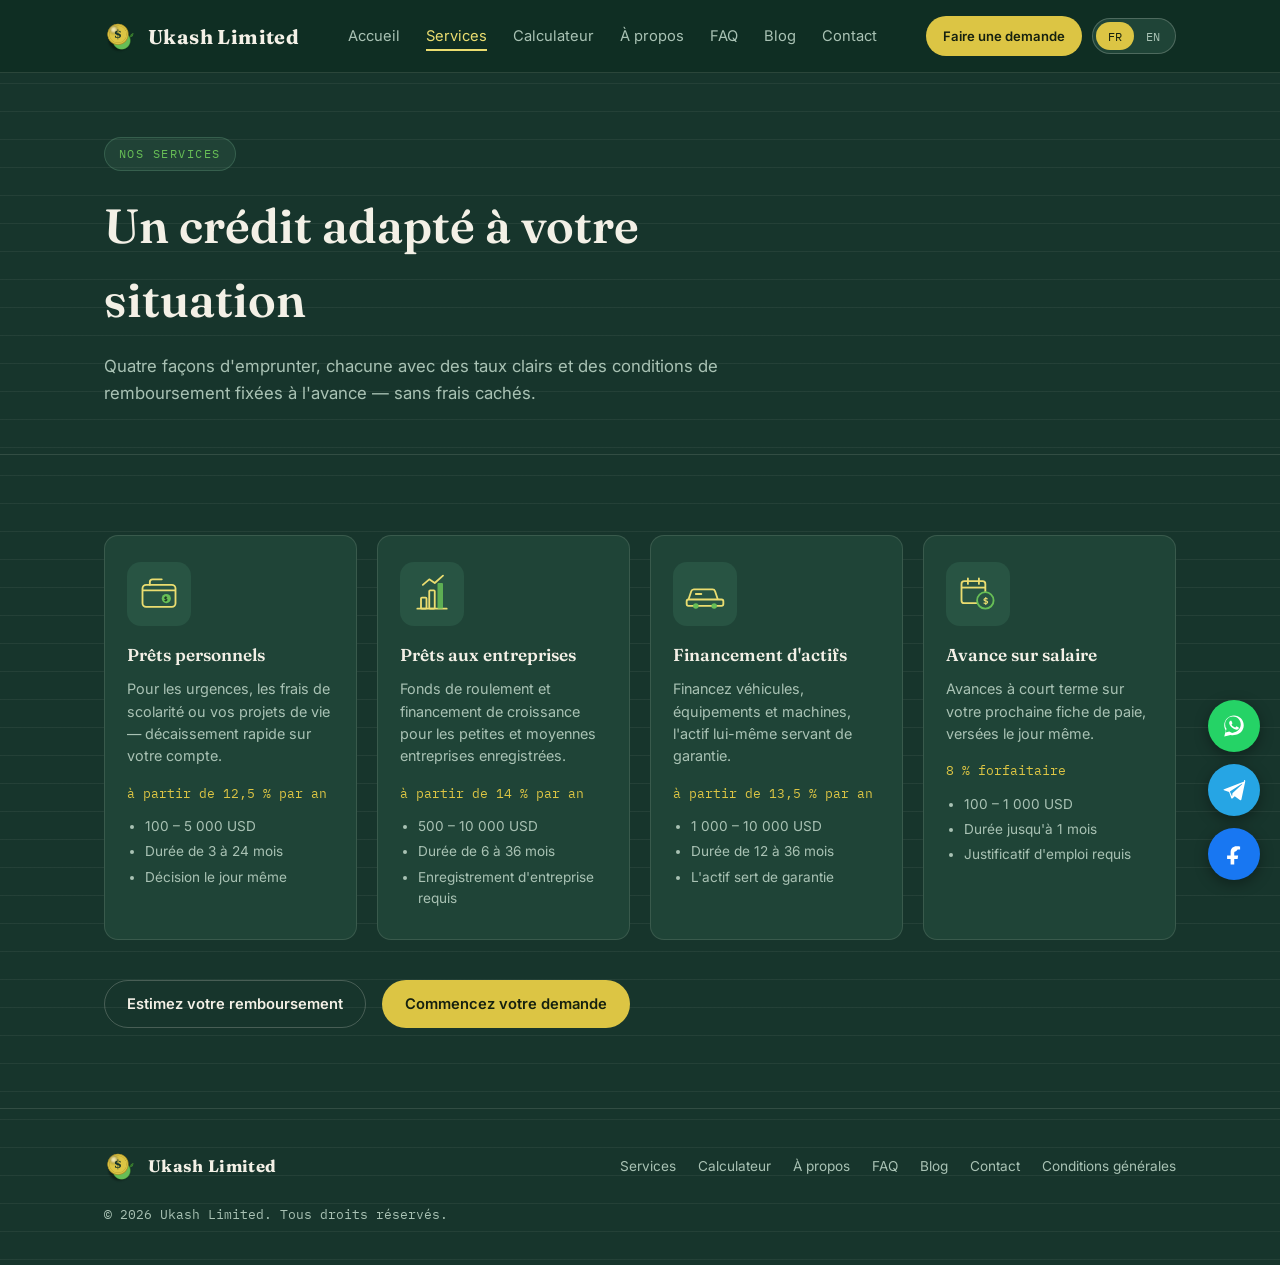
<file: services.html>
<!DOCTYPE html>
<html lang="en">
<head>
<meta charset="UTF-8">
<meta name="viewport" content="width=device-width, initial-scale=1.0">
<title>Services — Ukash Limited</title>
<meta name="description" content="Personal loans, business loans, asset finance and salary advances from Ukash Limited, serving customers across Africa.">
<link rel="preconnect" href="https://fonts.googleapis.com">
<link rel="preconnect" href="https://fonts.gstatic.com" crossorigin>
<link href="https://fonts.googleapis.com/css2?family=Fraunces:opsz,wght@9..144,400;9..144,500;9..144,600;9..144,700&family=Inter:wght@400;500;600;700&family=IBM+Plex+Mono:wght@400;500;600&display=swap" rel="stylesheet">
<link rel="stylesheet" href="assets/style.css">
<link rel="icon" type="image/png" sizes="32x32" href="assets/images/favicon-32.png">
<link rel="icon" type="image/png" sizes="16x16" href="assets/images/favicon-16.png">
<link rel="apple-touch-icon" href="assets/images/apple-touch-icon.png">
</head>
<body>

<header>
  <div class="wrap">
    <nav>
      <a href="index.html" class="logo"><img class="logo-mark" src="assets/images/nav-logo.png" alt="Ukash Limited logo">Ukash Limited</a>
      <ul class="nav-links">
        <li><a href="index.html" data-en="Home" data-fr="Accueil">Home</a></li>
        <li><a href="services.html" class="active" data-en="Services" data-fr="Services">Services</a></li>
        <li><a href="calculator.html" data-en="Calculator" data-fr="Calculateur">Calculator</a></li>
        <li><a href="about.html" data-en="About" data-fr="À propos">About</a></li>
        <li><a href="faq.html" data-en="FAQ" data-fr="FAQ">FAQ</a></li>
        <li><a href="blog.html" data-en="Blog" data-fr="Blog">Blog</a></li>
        <li><a href="contact.html" data-en="Contact" data-fr="Contact">Contact</a></li>
      </ul>
      <div class="nav-right">
        <a href="apply.html" class="btn btn-primary btn-sm nav-cta" data-en="Apply now" data-fr="Faire une demande">Apply now</a>
        <div class="lang-toggle" role="group" aria-label="Language selector">
          <button type="button" data-lang="fr">FR</button>
          <button type="button" data-lang="en">EN</button>
        </div>
        <button class="mobile-menu-btn" aria-label="Menu">☰</button>
      </div>
    </nav>
    <div class="mobile-panel">
      <ul>
        <li><a href="index.html" data-en="Home" data-fr="Accueil">Home</a></li>
        <li><a href="services.html" class="active" data-en="Services" data-fr="Services">Services</a></li>
        <li><a href="calculator.html" data-en="Calculator" data-fr="Calculateur">Calculator</a></li>
        <li><a href="about.html" data-en="About" data-fr="À propos">About</a></li>
        <li><a href="faq.html" data-en="FAQ" data-fr="FAQ">FAQ</a></li>
        <li><a href="blog.html" data-en="Blog" data-fr="Blog">Blog</a></li>
        <li><a href="apply.html" data-en="Apply now" data-fr="Faire une demande">Apply now</a></li>
        <li><a href="contact.html" data-en="Contact" data-fr="Contact">Contact</a></li>
      </ul>
    </div>
  </div>
</header>

<main>
  <section class="page-hero">
    <div class="wrap">
      <span class="eyebrow" data-en="What we offer" data-fr="Nos services">What we offer</span>
      <h1 data-en="Credit built around your situation" data-fr="Un crédit adapté à votre situation">Credit built around your situation</h1>
      <p data-en="Four ways to borrow, each with clear rates and repayment terms fixed upfront — no hidden charges." data-fr="Quatre façons d'emprunter, chacune avec des taux clairs et des conditions de remboursement fixées à l'avance — sans frais cachés.">Four ways to borrow, each with clear rates and repayment terms fixed upfront — no hidden charges.</p>
    </div>
  </section>

  <section>
    <div class="wrap">
      <div class="service-grid">
        <div class="service-card">
          <div class="icon"><svg viewBox="0 0 48 48" fill="none" xmlns="http://www.w3.org/2000/svg"><rect x="6" y="14" width="36" height="24" rx="4" stroke="currentColor" stroke-width="2"/><path d="M6 20h36" stroke="currentColor" stroke-width="2"/><path d="M14 14V11a3 3 0 0 1 3-3h10" stroke="currentColor" stroke-width="2" stroke-linecap="round"/><circle cx="32" cy="29" r="5" fill="var(--mint)"/><text x="32" y="32" text-anchor="middle" font-size="7" font-family="IBM Plex Mono, monospace" fill="var(--bg-2)" font-weight="700">$</text></svg></div>
          <h3 data-en="Personal Loans" data-fr="Prêts personnels">Personal Loans</h3>
          <p data-en="For emergencies, school fees, or life's plans — fast disbursement to your account." data-fr="Pour les urgences, les frais de scolarité ou vos projets de vie — décaissement rapide sur votre compte.">For emergencies, school fees, or life's plans — fast disbursement to your account.</p>
          <span class="rate" data-en="from 12.5% p.a." data-fr="à partir de 12,5 % par an">from 12.5% p.a.</span>
          <ul>
            <li data-en="USD 100 – USD 5,000" data-fr="100 – 5 000 USD">USD 100 – USD 5,000</li>
            <li data-en="3 – 24 month terms" data-fr="Durée de 3 à 24 mois">3 – 24 month terms</li>
            <li data-en="Same-day decision" data-fr="Décision le jour même">Same-day decision</li>
          </ul>
        </div>
        <div class="service-card">
          <div class="icon"><svg viewBox="0 0 48 48" fill="none" xmlns="http://www.w3.org/2000/svg"><path d="M8 40h32" stroke="currentColor" stroke-width="2" stroke-linecap="round"/><rect x="12" y="28" width="6" height="12" rx="1" stroke="currentColor" stroke-width="2"/><rect x="21" y="20" width="6" height="20" rx="1" stroke="currentColor" stroke-width="2"/><rect x="30" y="12" width="6" height="28" rx="1" fill="var(--mint)" opacity="0.85"/><path d="M14 14l7-6 6 4 9-8" stroke="var(--gold-bright)" stroke-width="2" stroke-linecap="round" stroke-linejoin="round"/></svg></div>
          <h3 data-en="Business Loans" data-fr="Prêts aux entreprises">Business Loans</h3>
          <p data-en="Working capital and growth funding for registered small and medium businesses." data-fr="Fonds de roulement et financement de croissance pour les petites et moyennes entreprises enregistrées.">Working capital and growth funding for registered small and medium businesses.</p>
          <span class="rate" data-en="from 14% p.a." data-fr="à partir de 14 % par an">from 14% p.a.</span>
          <ul>
            <li data-en="USD 500 – USD 10,000" data-fr="500 – 10 000 USD">USD 500 – USD 10,000</li>
            <li data-en="6 – 36 month terms" data-fr="Durée de 6 à 36 mois">6 – 36 month terms</li>
            <li data-en="Business registration required" data-fr="Enregistrement d'entreprise requis">Business registration required</li>
          </ul>
        </div>
        <div class="service-card">
          <div class="icon"><svg viewBox="0 0 48 48" fill="none" xmlns="http://www.w3.org/2000/svg"><path d="M6 30l3-9a3 3 0 0 1 2.8-2h20.4a3 3 0 0 1 2.8 2l3 9" stroke="currentColor" stroke-width="2" stroke-linejoin="round"/><rect x="4" y="30" width="40" height="7" rx="2" stroke="currentColor" stroke-width="2"/><circle cx="14" cy="37" r="3" fill="var(--mint)"/><circle cx="34" cy="37" r="3" fill="var(--mint)"/><path d="M14 24h6" stroke="currentColor" stroke-width="2" stroke-linecap="round"/></svg></div>
          <h3 data-en="Asset Finance" data-fr="Financement d'actifs">Asset Finance</h3>
          <p data-en="Finance vehicles, equipment, and machinery with the asset itself as security." data-fr="Financez véhicules, équipements et machines, l'actif lui-même servant de garantie.">Finance vehicles, equipment, and machinery with the asset itself as security.</p>
          <span class="rate" data-en="from 13.5% p.a." data-fr="à partir de 13,5 % par an">from 13.5% p.a.</span>
          <ul>
            <li data-en="USD 1,000 – USD 10,000" data-fr="1 000 – 10 000 USD">USD 1,000 – USD 10,000</li>
            <li data-en="12 – 36 month terms" data-fr="Durée de 12 à 36 mois">12 – 36 month terms</li>
            <li data-en="Asset serves as collateral" data-fr="L'actif sert de garantie">Asset serves as collateral</li>
          </ul>
        </div>
        <div class="service-card">
          <div class="icon"><svg viewBox="0 0 48 48" fill="none" xmlns="http://www.w3.org/2000/svg"><rect x="6" y="10" width="26" height="24" rx="3" stroke="currentColor" stroke-width="2"/><path d="M6 17h26" stroke="currentColor" stroke-width="2"/><path d="M13 7v6M25 7v6" stroke="currentColor" stroke-width="2" stroke-linecap="round"/><circle cx="32" cy="31" r="9" fill="var(--surface-2)" stroke="var(--mint)" stroke-width="2"/><text x="32" y="35" text-anchor="middle" font-size="10" font-family="IBM Plex Mono, monospace" fill="var(--gold-bright)" font-weight="700">$</text></svg></div>
          <h3 data-en="Salary Advance" data-fr="Avance sur salaire">Salary Advance</h3>
          <p data-en="Short-term advances against your next payslip, disbursed same day." data-fr="Avances à court terme sur votre prochaine fiche de paie, versées le jour même.">Short-term advances against your next payslip, disbursed same day.</p>
          <span class="rate" data-en="from 8% flat" data-fr="8 % forfaitaire">from 8% flat</span>
          <ul>
            <li data-en="USD 100 – USD 1,000" data-fr="100 – 1 000 USD">USD 100 – USD 1,000</li>
            <li data-en="Up to 1 month term" data-fr="Durée jusqu'à 1 mois">Up to 1 month term</li>
            <li data-en="Requires proof of employment" data-fr="Justificatif d'emploi requis">Requires proof of employment</li>
          </ul>
        </div>
      </div>
      <div style="margin-top:40px; display:flex; gap:16px; flex-wrap:wrap;">
        <a href="calculator.html" class="btn btn-ghost" data-en="Estimate your repayment" data-fr="Estimez votre remboursement">Estimate your repayment</a>
        <a href="apply.html" class="btn btn-primary" data-en="Start your application" data-fr="Commencez votre demande">Start your application</a>
      </div>
    </div>
  </section>
</main>

<footer>
  <div class="wrap">
    <div class="footer-inner">
      <a href="index.html" class="logo"><img class="logo-mark" src="assets/images/nav-logo.png" alt="Ukash Limited logo">Ukash Limited</a>
      <ul class="footer-links">
        <li><a href="services.html" data-en="Services" data-fr="Services">Services</a></li>
        <li><a href="calculator.html" data-en="Calculator" data-fr="Calculateur">Calculator</a></li>
        <li><a href="about.html" data-en="About" data-fr="À propos">About</a></li>
        <li><a href="faq.html" data-en="FAQ" data-fr="FAQ">FAQ</a></li>
        <li><a href="blog.html" data-en="Blog" data-fr="Blog">Blog</a></li>
        <li><a href="contact.html" data-en="Contact" data-fr="Contact">Contact</a></li>
        <li><a href="terms.html" data-en="Terms &amp; Conditions" data-fr="Conditions générales">Terms &amp; Conditions</a></li>
      </ul>
    </div>
    <div class="copyright" data-en="© 2026 Ukash Limited. All rights reserved." data-fr="© 2026 Ukash Limited. Tous droits réservés.">© 2026 Ukash Limited. All rights reserved.</div>
  </div>
</footer>
<div class="floating-chat">
  <a class="whatsapp-btn" href="https://wa.me/254746196742" target="_blank" rel="noopener" aria-label="Chat on WhatsApp">
    <svg viewBox="0 0 32 32" fill="white" xmlns="http://www.w3.org/2000/svg"><path d="M16.004 3C9.376 3 4 8.376 4 15.004c0 2.386.7 4.61 1.902 6.48L4 29l7.71-1.87A11.94 11.94 0 0 0 16.004 27C22.63 27 28 21.628 28 15.004 28 8.376 22.63 3 16.004 3Zm0 21.6c-1.96 0-3.79-.55-5.35-1.5l-.383-.23-4.58 1.11 1.13-4.47-.25-.4a9.55 9.55 0 0 1-1.47-5.1c0-5.3 4.32-9.6 9.63-9.6 5.3 0 9.6 4.3 9.6 9.6 0 5.31-4.3 9.6-9.6 9.6Zm5.27-7.19c-.29-.15-1.71-.85-1.98-.94-.27-.1-.46-.15-.66.14-.19.29-.76.94-.93 1.14-.17.19-.34.22-.63.07-.29-.15-1.22-.45-2.33-1.44-.86-.77-1.44-1.72-1.6-2.01-.17-.29-.02-.44.13-.59.13-.13.29-.34.44-.51.15-.17.19-.29.29-.48.1-.19.05-.36-.02-.51-.07-.15-.66-1.59-.9-2.18-.24-.57-.48-.49-.66-.5h-.56c-.19 0-.51.07-.78.36-.27.29-1.02 1-1.02 2.44s1.05 2.83 1.2 3.02c.15.19 2.06 3.15 5 4.42.7.3 1.24.48 1.67.61.7.22 1.34.19 1.84.12.56-.08 1.71-.7 1.95-1.37.24-.68.24-1.26.17-1.37-.07-.11-.26-.18-.55-.33Z"/></svg>
  </a>
  <a class="telegram-btn" href="https://t.me/+254746196742" target="_blank" rel="noopener" aria-label="Chat on Telegram">
    <svg viewBox="0 0 32 32" fill="white" xmlns="http://www.w3.org/2000/svg"><path d="M28.5 5.5 3.9 15.1c-1.05.42-1.04 1-.19 1.26l6.28 1.96 2.42 7.36c.28.7.5.98.96.98.46 0 .67-.2.93-.46l2.63-2.55 6.3 4.66c.99.55 1.7.27 1.95-.92l4.63-21.8c.36-1.53-.55-2.13-1.31-1.9ZM10.9 17.7l14.3-9.02c.68-.42 1.3-.19.79.27L14.1 19.9l-.4 4.24-2.8-6.44Z"/></svg>
  </a>
  <a class="facebook-btn" href="https://www.facebook.com/ukashlimited" target="_blank" rel="noopener" aria-label="Visit our Facebook page">
    <svg viewBox="0 0 32 32" fill="white" xmlns="http://www.w3.org/2000/svg"><path d="M20.5 10.5h3V6.7c-.52-.07-2.3-.22-4.37-.22-4.33 0-7.3 2.72-7.3 7.72v3.7H7.5v4.3h4.33V29h4.46v-6.8h4.15l.66-4.3h-4.81v-3.24c0-1.24.34-2.16 2.21-2.16Z"/></svg>
  </a>
</div>
<script src="assets/main.js"></script>
</body>
</html>
</file>
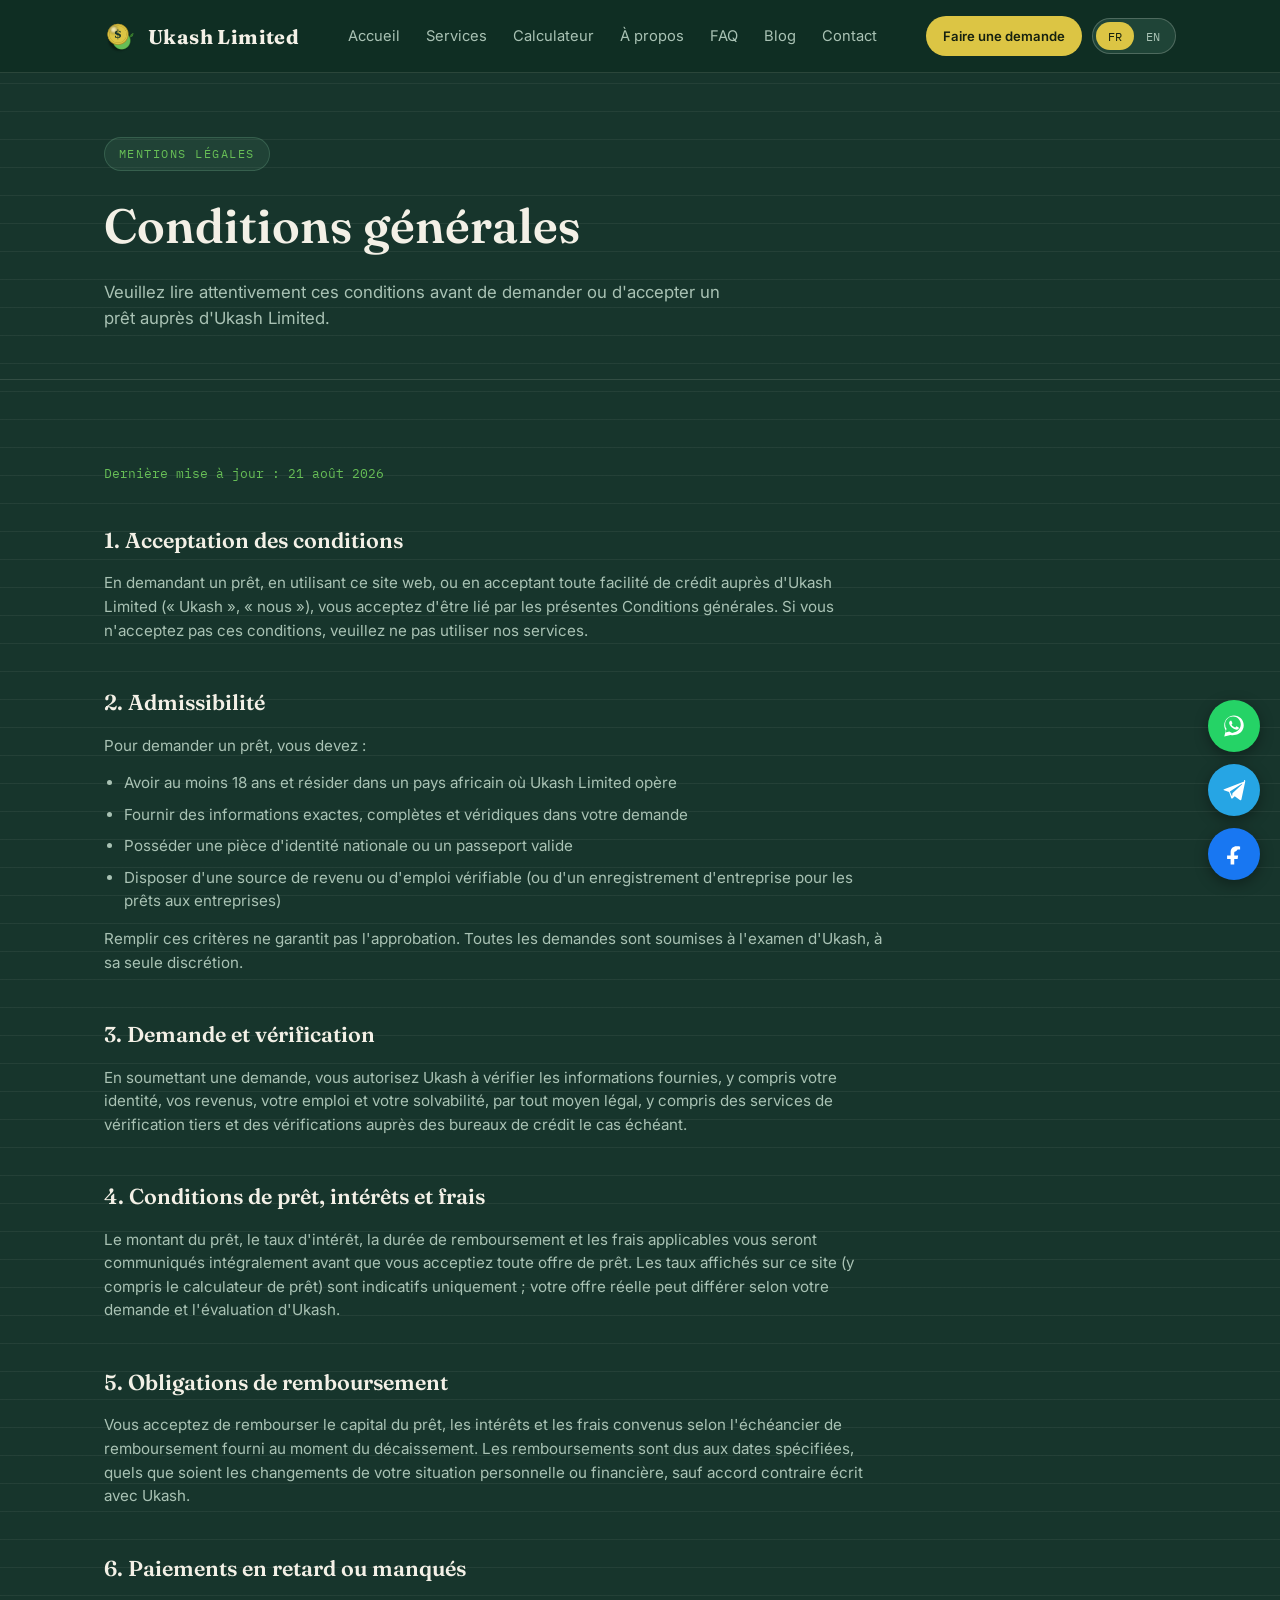
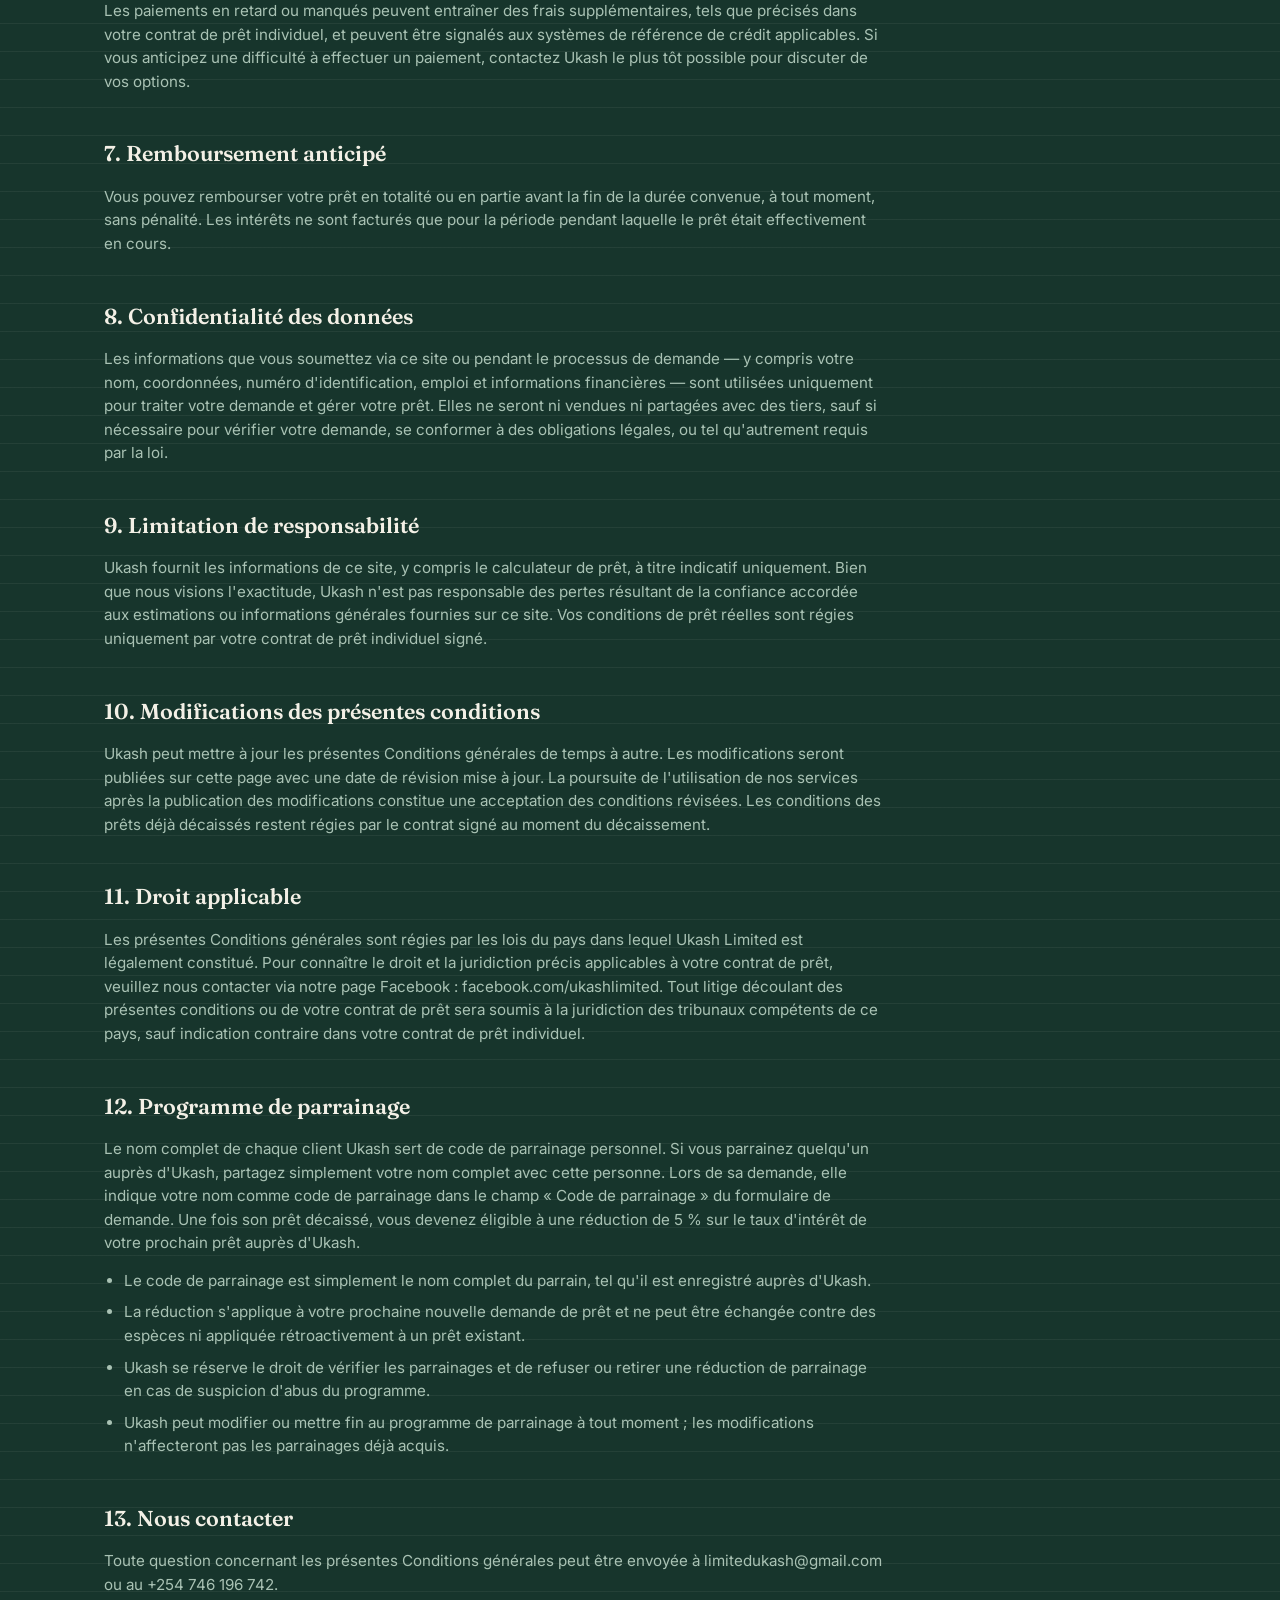
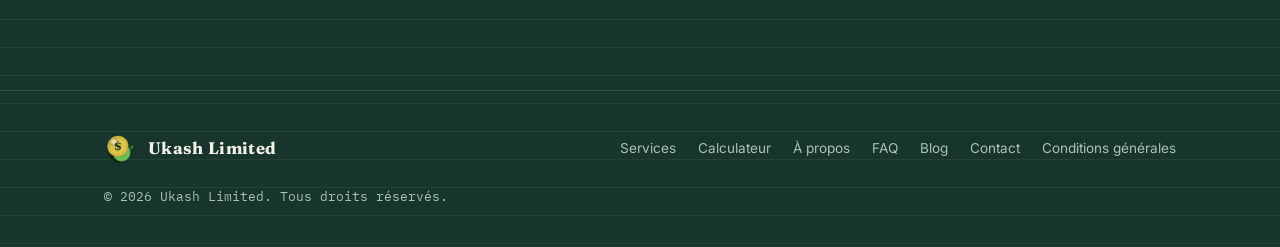
<file: terms.html>
<!DOCTYPE html>
<html lang="en">
<head>
<meta charset="UTF-8">
<meta name="viewport" content="width=device-width, initial-scale=1.0">
<title>Terms & Conditions — Ukash Limited</title>
<meta name="description" content="Terms and conditions governing loans and services provided by Ukash Limited.">
<link rel="preconnect" href="https://fonts.googleapis.com">
<link rel="preconnect" href="https://fonts.gstatic.com" crossorigin>
<link href="https://fonts.googleapis.com/css2?family=Fraunces:opsz,wght@9..144,400;9..144,500;9..144,600;9..144,700&family=Inter:wght@400;500;600;700&family=IBM+Plex+Mono:wght@400;500;600&display=swap" rel="stylesheet">
<link rel="stylesheet" href="assets/style.css">
<link rel="icon" type="image/png" sizes="32x32" href="assets/images/favicon-32.png">
<link rel="icon" type="image/png" sizes="16x16" href="assets/images/favicon-16.png">
<link rel="apple-touch-icon" href="assets/images/apple-touch-icon.png">
<style>
  .legal-doc{ max-width: 780px; }
  .legal-doc h2{ font-size: 1.35rem; font-weight: 600; margin: 44px 0 14px; }
  .legal-doc h2:first-of-type{ margin-top: 0; }
  .legal-doc p{ color: var(--muted); font-size: 0.95rem; margin: 0 0 14px; }
  .legal-doc ul{ color: var(--muted); font-size: 0.95rem; margin: 0 0 14px; padding-left: 20px; }
  .legal-doc li{ margin-bottom: 8px; }
  .legal-updated{
    font-family:'IBM Plex Mono', monospace; font-size: 0.8rem; color: var(--mint);
    margin-bottom: 40px; display:inline-block;
  }
  .legal-notice{
    background: var(--surface); border: 1px solid var(--line-strong); border-radius: 12px;
    padding: 20px 22px; margin-bottom: 40px; font-size: 0.88rem; color: var(--muted);
  }
  .legal-notice strong{ color: var(--text); }
</style>
</head>
<body>

<header>
  <div class="wrap">
    <nav>
      <a href="index.html" class="logo"><img class="logo-mark" src="assets/images/nav-logo.png" alt="Ukash Limited logo">Ukash Limited</a>
      <ul class="nav-links">
        <li><a href="index.html" data-en="Home" data-fr="Accueil">Home</a></li>
        <li><a href="services.html" data-en="Services" data-fr="Services">Services</a></li>
        <li><a href="calculator.html" data-en="Calculator" data-fr="Calculateur">Calculator</a></li>
        <li><a href="about.html" data-en="About" data-fr="À propos">About</a></li>
        <li><a href="faq.html" data-en="FAQ" data-fr="FAQ">FAQ</a></li>
        <li><a href="blog.html" data-en="Blog" data-fr="Blog">Blog</a></li>
        <li><a href="contact.html" data-en="Contact" data-fr="Contact">Contact</a></li>
      </ul>
      <div class="nav-right">
        <a href="apply.html" class="btn btn-primary btn-sm nav-cta" data-en="Apply now" data-fr="Faire une demande">Apply now</a>
        <div class="lang-toggle" role="group" aria-label="Language selector">
          <button type="button" data-lang="fr">FR</button>
          <button type="button" data-lang="en">EN</button>
        </div>
        <button class="mobile-menu-btn" aria-label="Menu">☰</button>
      </div>
    </nav>
    <div class="mobile-panel">
      <ul>
        <li><a href="index.html" data-en="Home" data-fr="Accueil">Home</a></li>
        <li><a href="services.html" data-en="Services" data-fr="Services">Services</a></li>
        <li><a href="calculator.html" data-en="Calculator" data-fr="Calculateur">Calculator</a></li>
        <li><a href="about.html" data-en="About" data-fr="À propos">About</a></li>
        <li><a href="faq.html" data-en="FAQ" data-fr="FAQ">FAQ</a></li>
        <li><a href="blog.html" data-en="Blog" data-fr="Blog">Blog</a></li>
        <li><a href="apply.html" data-en="Apply now" data-fr="Faire une demande">Apply now</a></li>
        <li><a href="contact.html" data-en="Contact" data-fr="Contact">Contact</a></li>
      </ul>
    </div>
  </div>
</header>

<main>
  <section class="page-hero">
    <div class="wrap">
      <span class="eyebrow" data-en="Legal" data-fr="Mentions légales">Legal</span>
      <h1 data-en="Terms & Conditions" data-fr="Conditions générales">Terms & Conditions</h1>
      <p data-en="Please read these terms carefully before applying for or accepting any loan from Ukash Limited." data-fr="Veuillez lire attentivement ces conditions avant de demander ou d'accepter un prêt auprès d'Ukash Limited.">Please read these terms carefully before applying for or accepting any loan from Ukash Limited.</p>
    </div>
  </section>

  <section>
    <div class="wrap">
      <div class="legal-doc">

        <span class="legal-updated" data-en="Last updated: 21 August 2026" data-fr="Dernière mise à jour : 21 août 2026">Last updated: 21 August 2026</span>

        <h2 data-en="1. Acceptance of terms" data-fr="1. Acceptation des conditions">1. Acceptance of terms</h2>
        <p data-en="By applying for a loan, using this website, or accepting any credit facility from Ukash Limited (\"Ukash\", \"we\", \"us\"), you agree to be bound by these Terms & Conditions. If you do not agree, please do not use our services." data-fr="En demandant un prêt, en utilisant ce site web, ou en acceptant toute facilité de crédit auprès d'Ukash Limited (« Ukash », « nous »), vous acceptez d'être lié par les présentes Conditions générales. Si vous n'acceptez pas ces conditions, veuillez ne pas utiliser nos services.">By applying for a loan, using this website, or accepting any credit facility from Ukash Limited ("Ukash", "we", "us"), you agree to be bound by these Terms & Conditions. If you do not agree, please do not use our services.</p>

        <h2 data-en="2. Eligibility" data-fr="2. Admissibilité">2. Eligibility</h2>
        <p data-en="To apply for a loan, you must:" data-fr="Pour demander un prêt, vous devez :">To apply for a loan, you must:</p>
        <ul>
          <li data-en="Be at least 18 years of age and a resident of an African country where Ukash Limited operates" data-fr="Avoir au moins 18 ans et résider dans un pays africain où Ukash Limited opère">Be at least 18 years of age and a resident of an African country where Ukash Limited operates</li>
          <li data-en="Provide accurate, complete, and truthful information in your application" data-fr="Fournir des informations exactes, complètes et véridiques dans votre demande">Provide accurate, complete, and truthful information in your application</li>
          <li data-en="Hold a valid national identification document or passport" data-fr="Posséder une pièce d'identité nationale ou un passeport valide">Hold a valid national identification document or passport</li>
          <li data-en="Have a verifiable source of income or employment (or business registration for business loans)" data-fr="Disposer d'une source de revenu ou d'emploi vérifiable (ou d'un enregistrement d'entreprise pour les prêts aux entreprises)">Have a verifiable source of income or employment (or business registration for business loans)</li>
        </ul>
        <p data-en="Meeting these criteria does not guarantee approval. All applications are subject to review at Ukash's sole discretion." data-fr="Remplir ces critères ne garantit pas l'approbation. Toutes les demandes sont soumises à l'examen d'Ukash, à sa seule discrétion.">Meeting these criteria does not guarantee approval. All applications are subject to review at Ukash's sole discretion.</p>

        <h2 data-en="3. Application and verification" data-fr="3. Demande et vérification">3. Application and verification</h2>
        <p data-en="By submitting an application, you authorize Ukash to verify the information provided, including your identity, income, employment, and creditworthiness, through any lawful means, including third-party verification services and credit reference checks where applicable." data-fr="En soumettant une demande, vous autorisez Ukash à vérifier les informations fournies, y compris votre identité, vos revenus, votre emploi et votre solvabilité, par tout moyen légal, y compris des services de vérification tiers et des vérifications auprès des bureaux de crédit le cas échéant.">By submitting an application, you authorize Ukash to verify the information provided, including your identity, income, employment, and creditworthiness, through any lawful means, including third-party verification services and credit reference checks where applicable.</p>

        <h2 data-en="4. Loan terms, interest, and fees" data-fr="4. Conditions de prêt, intérêts et frais">4. Loan terms, interest, and fees</h2>
        <p data-en="The loan amount, interest rate, repayment term, and any applicable fees will be disclosed to you in full before you accept any loan offer. Rates displayed on this website (including the loan calculator) are indicative only; your actual offer may differ based on your application and Ukash's assessment." data-fr="Le montant du prêt, le taux d'intérêt, la durée de remboursement et les frais applicables vous seront communiqués intégralement avant que vous acceptiez toute offre de prêt. Les taux affichés sur ce site (y compris le calculateur de prêt) sont indicatifs uniquement ; votre offre réelle peut différer selon votre demande et l'évaluation d'Ukash.">The loan amount, interest rate, repayment term, and any applicable fees will be disclosed to you in full before you accept any loan offer. Rates displayed on this website (including the loan calculator) are indicative only; your actual offer may differ based on your application and Ukash's assessment.</p>

        <h2 data-en="5. Repayment obligations" data-fr="5. Obligations de remboursement">5. Repayment obligations</h2>
        <p data-en="You agree to repay the loan principal, interest, and any agreed fees according to the repayment schedule provided at the time of disbursement. Repayments are due on the dates specified regardless of changes in your personal or financial circumstances, except where otherwise agreed with Ukash in writing." data-fr="Vous acceptez de rembourser le capital du prêt, les intérêts et les frais convenus selon l'échéancier de remboursement fourni au moment du décaissement. Les remboursements sont dus aux dates spécifiées, quels que soient les changements de votre situation personnelle ou financière, sauf accord contraire écrit avec Ukash.">You agree to repay the loan principal, interest, and any agreed fees according to the repayment schedule provided at the time of disbursement. Repayments are due on the dates specified regardless of changes in your personal or financial circumstances, except where otherwise agreed with Ukash in writing.</p>

        <h2 data-en="6. Late or missed payments" data-fr="6. Paiements en retard ou manqués">6. Late or missed payments</h2>
        <p data-en="Late or missed payments may result in additional charges, as disclosed in your individual loan agreement, and may be reported to applicable credit reference systems. If you anticipate difficulty making a payment, contact Ukash as early as possible to discuss your options." data-fr="Les paiements en retard ou manqués peuvent entraîner des frais supplémentaires, tels que précisés dans votre contrat de prêt individuel, et peuvent être signalés aux systèmes de référence de crédit applicables. Si vous anticipez une difficulté à effectuer un paiement, contactez Ukash le plus tôt possible pour discuter de vos options.">Late or missed payments may result in additional charges, as disclosed in your individual loan agreement, and may be reported to applicable credit reference systems. If you anticipate difficulty making a payment, contact Ukash as early as possible to discuss your options.</p>

        <h2 data-en="7. Early repayment" data-fr="7. Remboursement anticipé">7. Early repayment</h2>
        <p data-en="You may repay your loan in full or in part before the end of the agreed term at any time, without penalty. Interest is only charged for the period the loan was actually outstanding." data-fr="Vous pouvez rembourser votre prêt en totalité ou en partie avant la fin de la durée convenue, à tout moment, sans pénalité. Les intérêts ne sont facturés que pour la période pendant laquelle le prêt était effectivement en cours.">You may repay your loan in full or in part before the end of the agreed term at any time, without penalty. Interest is only charged for the period the loan was actually outstanding.</p>

        <h2 data-en="8. Data privacy" data-fr="8. Confidentialité des données">8. Data privacy</h2>
        <p data-en="Information you submit through this website or during the application process — including your name, contact details, identification number, employment, and financial information — is used solely to process your application and manage your loan. It will not be sold or shared with third parties except where necessary to verify your application, comply with legal obligations, or as otherwise required by law." data-fr="Les informations que vous soumettez via ce site ou pendant le processus de demande — y compris votre nom, coordonnées, numéro d'identification, emploi et informations financières — sont utilisées uniquement pour traiter votre demande et gérer votre prêt. Elles ne seront ni vendues ni partagées avec des tiers, sauf si nécessaire pour vérifier votre demande, se conformer à des obligations légales, ou tel qu'autrement requis par la loi.">Information you submit through this website or during the application process — including your name, contact details, identification number, employment, and financial information — is used solely to process your application and manage your loan. It will not be sold or shared with third parties except where necessary to verify your application, comply with legal obligations, or as otherwise required by law.</p>

        <h2 data-en="9. Limitation of liability" data-fr="9. Limitation de responsabilité">9. Limitation of liability</h2>
        <p data-en="Ukash provides the information on this website, including the loan calculator, for general guidance only. While we aim for accuracy, Ukash is not liable for any loss arising from reliance on estimates or general information provided on this site. Your actual loan terms are governed solely by your individual signed loan agreement." data-fr="Ukash fournit les informations de ce site, y compris le calculateur de prêt, à titre indicatif uniquement. Bien que nous visions l'exactitude, Ukash n'est pas responsable des pertes résultant de la confiance accordée aux estimations ou informations générales fournies sur ce site. Vos conditions de prêt réelles sont régies uniquement par votre contrat de prêt individuel signé.">Ukash provides the information on this website, including the loan calculator, for general guidance only. While we aim for accuracy, Ukash is not liable for any loss arising from reliance on estimates or general information provided on this site. Your actual loan terms are governed solely by your individual signed loan agreement.</p>

        <h2 data-en="10. Changes to these terms" data-fr="10. Modifications des présentes conditions">10. Changes to these terms</h2>
        <p data-en="Ukash may update these Terms & Conditions from time to time. Changes will be posted on this page with an updated revision date. Continued use of our services after changes are posted constitutes acceptance of the revised terms. Terms for loans already disbursed remain governed by the agreement signed at the time of disbursement." data-fr="Ukash peut mettre à jour les présentes Conditions générales de temps à autre. Les modifications seront publiées sur cette page avec une date de révision mise à jour. La poursuite de l'utilisation de nos services après la publication des modifications constitue une acceptation des conditions révisées. Les conditions des prêts déjà décaissés restent régies par le contrat signé au moment du décaissement.">Ukash may update these Terms & Conditions from time to time. Changes will be posted on this page with an updated revision date. Continued use of our services after changes are posted constitutes acceptance of the revised terms. Terms for loans already disbursed remain governed by the agreement signed at the time of disbursement.</p>

        <h2 data-en="11. Governing law" data-fr="11. Droit applicable">11. Governing law</h2>
        <p data-en="These Terms & Conditions are governed by the laws of the country in which Ukash Limited is legally incorporated. For details on the specific governing law and jurisdiction applicable to your loan agreement, please reach out to us via our Facebook page: facebook.com/ukashlimited. Any disputes arising from these terms or your loan agreement will be subject to the jurisdiction of the competent courts of that country, unless otherwise specified in your individual loan agreement." data-fr="Les présentes Conditions générales sont régies par les lois du pays dans lequel Ukash Limited est légalement constitué. Pour connaître le droit et la juridiction précis applicables à votre contrat de prêt, veuillez nous contacter via notre page Facebook : facebook.com/ukashlimited. Tout litige découlant des présentes conditions ou de votre contrat de prêt sera soumis à la juridiction des tribunaux compétents de ce pays, sauf indication contraire dans votre contrat de prêt individuel.">These Terms & Conditions are governed by the laws of the country in which Ukash Limited is legally incorporated. For details on the specific governing law and jurisdiction applicable to your loan agreement, please reach out to us via our Facebook page: facebook.com/ukashlimited. Any disputes arising from these terms or your loan agreement will be subject to the jurisdiction of the competent courts of that country, unless otherwise specified in your individual loan agreement.</p>

        <h2 data-en="12. Referral program" data-fr="12. Programme de parrainage">12. Referral program</h2>
        <p data-en="Every Ukash customer's own full name acts as their personal referral code. If you refer someone to Ukash, simply share your full name with them. When they apply, they enter your name as their referral code in the \"Referral code\" field on the application form. Once their loan is disbursed, you become eligible for a 5% discount off the interest rate on your next loan with Ukash." data-fr="Le nom complet de chaque client Ukash sert de code de parrainage personnel. Si vous parrainez quelqu'un auprès d'Ukash, partagez simplement votre nom complet avec cette personne. Lors de sa demande, elle indique votre nom comme code de parrainage dans le champ « Code de parrainage » du formulaire de demande. Une fois son prêt décaissé, vous devenez éligible à une réduction de 5 % sur le taux d'intérêt de votre prochain prêt auprès d'Ukash.">Every Ukash customer's own full name acts as their personal referral code. If you refer someone to Ukash, simply share your full name with them. When they apply, they enter your name as their referral code in the "Referral code" field on the application form. Once their loan is disbursed, you become eligible for a 5% discount off the interest rate on your next loan with Ukash.</p>
        <ul>
          <li data-en="The referral code is simply the referrer's full name, exactly as they registered it with Ukash." data-fr="Le code de parrainage est simplement le nom complet du parrain, tel qu'il est enregistré auprès d'Ukash.">The referral code is simply the referrer's full name, exactly as they registered it with Ukash.</li>
          <li data-en="The discount applies to your next new loan application and cannot be exchanged for cash or applied retroactively to an existing loan." data-fr="La réduction s'applique à votre prochaine nouvelle demande de prêt et ne peut être échangée contre des espèces ni appliquée rétroactivement à un prêt existant.">The discount applies to your next new loan application and cannot be exchanged for cash or applied retroactively to an existing loan.</li>
          <li data-en="Ukash reserves the right to verify referrals and to decline or withdraw a referral discount in cases of suspected abuse of the program." data-fr="Ukash se réserve le droit de vérifier les parrainages et de refuser ou retirer une réduction de parrainage en cas de suspicion d'abus du programme.">Ukash reserves the right to verify referrals and to decline or withdraw a referral discount in cases of suspected abuse of the program.</li>
          <li data-en="Ukash may modify or end the referral program at any time; changes will not affect referrals already earned." data-fr="Ukash peut modifier ou mettre fin au programme de parrainage à tout moment ; les modifications n'affecteront pas les parrainages déjà acquis.">Ukash may modify or end the referral program at any time; changes will not affect referrals already earned.</li>
        </ul>

        <h2 data-en="13. Contact us" data-fr="13. Nous contacter">13. Contact us</h2>
        <p data-en="Questions about these Terms & Conditions can be sent to limitedukash@gmail.com or +254 746 196 742." data-fr="Toute question concernant les présentes Conditions générales peut être envoyée à limitedukash@gmail.com ou au +254 746 196 742.">Questions about these Terms & Conditions can be sent to limitedukash@gmail.com or +254 746 196 742.</p>

      </div>
    </div>
  </section>
</main>

<footer>
  <div class="wrap">
    <div class="footer-inner">
      <a href="index.html" class="logo"><img class="logo-mark" src="assets/images/nav-logo.png" alt="Ukash Limited logo">Ukash Limited</a>
      <ul class="footer-links">
        <li><a href="services.html" data-en="Services" data-fr="Services">Services</a></li>
        <li><a href="calculator.html" data-en="Calculator" data-fr="Calculateur">Calculator</a></li>
        <li><a href="about.html" data-en="About" data-fr="À propos">About</a></li>
        <li><a href="faq.html" data-en="FAQ" data-fr="FAQ">FAQ</a></li>
        <li><a href="blog.html" data-en="Blog" data-fr="Blog">Blog</a></li>
        <li><a href="contact.html" data-en="Contact" data-fr="Contact">Contact</a></li>
        <li><a href="terms.html" data-en="Terms & Conditions" data-fr="Conditions générales">Terms & Conditions</a></li>
      </ul>
    </div>
    <div class="copyright" data-en="© 2026 Ukash Limited. All rights reserved." data-fr="© 2026 Ukash Limited. Tous droits réservés.">© 2026 Ukash Limited. All rights reserved.</div>
  </div>
</footer>
<div class="floating-chat">
  <a class="whatsapp-btn" href="https://wa.me/254746196742" target="_blank" rel="noopener" aria-label="Chat on WhatsApp">
    <svg viewBox="0 0 32 32" fill="white" xmlns="http://www.w3.org/2000/svg"><path d="M16.004 3C9.376 3 4 8.376 4 15.004c0 2.386.7 4.61 1.902 6.48L4 29l7.71-1.87A11.94 11.94 0 0 0 16.004 27C22.63 27 28 21.628 28 15.004 28 8.376 22.63 3 16.004 3Zm0 21.6c-1.96 0-3.79-.55-5.35-1.5l-.383-.23-4.58 1.11 1.13-4.47-.25-.4a9.55 9.55 0 0 1-1.47-5.1c0-5.3 4.32-9.6 9.63-9.6 5.3 0 9.6 4.3 9.6 9.6 0 5.31-4.3 9.6-9.6 9.6Zm5.27-7.19c-.29-.15-1.71-.85-1.98-.94-.27-.1-.46-.15-.66.14-.19.29-.76.94-.93 1.14-.17.19-.34.22-.63.07-.29-.15-1.22-.45-2.33-1.44-.86-.77-1.44-1.72-1.6-2.01-.17-.29-.02-.44.13-.59.13-.13.29-.34.44-.51.15-.17.19-.29.29-.48.1-.19.05-.36-.02-.51-.07-.15-.66-1.59-.9-2.18-.24-.57-.48-.49-.66-.5h-.56c-.19 0-.51.07-.78.36-.27.29-1.02 1-1.02 2.44s1.05 2.83 1.2 3.02c.15.19 2.06 3.15 5 4.42.7.3 1.24.48 1.67.61.7.22 1.34.19 1.84.12.56-.08 1.71-.7 1.95-1.37.24-.68.24-1.26.17-1.37-.07-.11-.26-.18-.55-.33Z"/></svg>
  </a>
  <a class="telegram-btn" href="https://t.me/+254746196742" target="_blank" rel="noopener" aria-label="Chat on Telegram">
    <svg viewBox="0 0 32 32" fill="white" xmlns="http://www.w3.org/2000/svg"><path d="M28.5 5.5 3.9 15.1c-1.05.42-1.04 1-.19 1.26l6.28 1.96 2.42 7.36c.28.7.5.98.96.98.46 0 .67-.2.93-.46l2.63-2.55 6.3 4.66c.99.55 1.7.27 1.95-.92l4.63-21.8c.36-1.53-.55-2.13-1.31-1.9ZM10.9 17.7l14.3-9.02c.68-.42 1.3-.19.79.27L14.1 19.9l-.4 4.24-2.8-6.44Z"/></svg>
  </a>
  <a class="facebook-btn" href="https://www.facebook.com/ukashlimited" target="_blank" rel="noopener" aria-label="Visit our Facebook page">
    <svg viewBox="0 0 32 32" fill="white" xmlns="http://www.w3.org/2000/svg"><path d="M20.5 10.5h3V6.7c-.52-.07-2.3-.22-4.37-.22-4.33 0-7.3 2.72-7.3 7.72v3.7H7.5v4.3h4.33V29h4.46v-6.8h4.15l.66-4.3h-4.81v-3.24c0-1.24.34-2.16 2.21-2.16Z"/></svg>
  </a>
</div>
<script src="assets/main.js"></script>
</body>
</html>
</file>
<file: assets/style.css>
:root{
  --bg: #17352C;
  --bg-2: #0F251E;
  --surface: #1F4437;
  --surface-2: #285443;
  --text: #F3F0E6;
  --muted: #A9C2B4;
  --gold: #DCC544;
  --gold-bright: #EBDD70;
  --mint: #67BE56;
  --line: rgba(243,240,230,0.12);
  --line-strong: rgba(243,240,230,0.22);
  --radius: 14px;
}

*{ box-sizing: border-box; }
html{ scroll-behavior: smooth; }
body{
  margin:0;
  background: var(--bg);
  background-image:
    repeating-linear-gradient(to bottom, transparent, transparent 27px, var(--line) 28px);
  color: var(--text);
  font-family: 'Inter', sans-serif;
  line-height: 1.55;
  -webkit-font-smoothing: antialiased;
}

h1, h2, h3, .serif{ font-family: 'Fraunces', serif; }
.mono{ font-family: 'IBM Plex Mono', monospace; }
a{ color: inherit; }

.wrap{
  max-width: 1120px;
  margin: 0 auto;
  padding: 0 24px;
}

@media (prefers-reduced-motion: reduce){
  *{ animation-duration: 0.001ms !important; animation-iteration-count: 1 !important; transition-duration: 0.001ms !important; scroll-behavior: auto !important; }
}

/* ---------- NAV ---------- */
header{
  position: sticky;
  top: 0;
  z-index: 50;
  background: rgba(15,46,35,0.9);
  backdrop-filter: blur(10px);
  border-bottom: 1px solid var(--line);
}
nav{
  display:flex;
  align-items:center;
  justify-content:space-between;
  padding: 16px 0;
  gap: 16px;
}
.logo{
  font-family:'Fraunces', serif;
  font-weight:700;
  font-size:1.25rem;
  letter-spacing: 0.02em;
  display:flex;
  align-items:center;
  gap:10px;
  text-decoration:none;
  flex-shrink:0;
}
.logo-mark{
  width: 34px; height: 34px;
  display:block;
  object-fit: contain;
  flex-shrink: 0;
}
.nav-links{
  display:flex;
  gap: 26px;
  list-style:none;
  margin:0; padding:0;
  font-size: 0.92rem;
  color: var(--muted);
  flex-wrap: wrap;
}
.nav-links a{ text-decoration:none; transition: color 0.2s ease; padding: 4px 0; border-bottom: 2px solid transparent; }
.nav-links a:hover, .nav-links a:focus-visible{ color: var(--text); }
.nav-links a.active{ color: var(--gold-bright); border-bottom-color: var(--gold-bright); }

.btn{
  display:inline-flex;
  align-items:center;
  gap: 8px;
  padding: 12px 22px;
  border-radius: 999px;
  font-weight:600;
  font-size: 0.92rem;
  text-decoration:none;
  border: 1px solid transparent;
  cursor:pointer;
  transition: transform 0.15s ease, background 0.2s ease, border-color 0.2s ease;
}
.btn:focus-visible{ outline: 2px solid var(--gold-bright); outline-offset: 3px; }
.btn-primary{ background: var(--gold); color: #16210F; }
.btn-primary:hover{ background: var(--gold-bright); transform: translateY(-1px); }
.btn-ghost{ background: transparent; border-color: var(--line-strong); color: var(--text); }
.btn-ghost:hover{ border-color: var(--mint); color: var(--mint); }
.btn-sm{ padding: 9px 16px; font-size: 0.82rem; }

.nav-right{ display:flex; align-items:center; gap: 10px; flex-shrink:0; }
.nav-cta{ display:none; }
@media (min-width: 980px){ .nav-cta{ display:inline-flex; } }
@media (max-width: 979px){ .nav-links{ display:none; } }

.mobile-menu-btn{
  display:none;
  background: transparent;
  border: 1px solid var(--line-strong);
  border-radius: 8px;
  color: var(--text);
  width: 38px; height: 38px;
  cursor:pointer;
  font-size: 1.1rem;
}
@media (max-width: 979px){ .mobile-menu-btn{ display:inline-flex; align-items:center; justify-content:center; } }

.mobile-panel{
  display:none;
  border-top: 1px solid var(--line);
  padding: 18px 0;
}
.mobile-panel.open{ display:block; }
.mobile-panel ul{
  list-style:none; margin:0; padding:0;
  display:flex; flex-direction:column; gap: 4px;
}
.mobile-panel a{
  display:block;
  text-decoration:none;
  color: var(--muted);
  padding: 12px 4px;
  border-bottom: 1px solid var(--line);
  font-size: 0.98rem;
}
.mobile-panel a.active{ color: var(--gold-bright); }

.lang-toggle{
  display:flex;
  align-items:center;
  border: 1px solid var(--line-strong);
  border-radius: 999px;
  padding: 3px;
  background: var(--surface);
}
.lang-toggle button{
  border:none;
  background: transparent;
  color: var(--muted);
  padding: 6px 12px;
  border-radius: 999px;
  cursor:pointer;
  font-family:'IBM Plex Mono', monospace;
  font-size: 0.78rem;
  transition: background 0.2s ease, color 0.2s ease;
}
.lang-toggle button.active{ background: var(--gold); color: #16210F; }
.lang-toggle button:focus-visible{ outline: 2px solid var(--mint); outline-offset: 2px; }

/* ---------- PAGE HERO (subpages) ---------- */
.page-hero{
  padding: 64px 0 48px;
  border-bottom: 1px solid var(--line);
}
.page-hero .eyebrow{ margin-bottom: 18px; }
.page-hero h1{
  font-size: clamp(2rem, 4vw, 3rem);
  font-weight: 600;
  margin: 0 0 16px;
  max-width: 18ch;
}
.page-hero p{
  color: var(--muted);
  font-size: 1.05rem;
  max-width: 56ch;
  margin: 0;
}

/* ---------- HOME HERO ---------- */
.hero{ padding: 88px 0 72px; position:relative; overflow:hidden; }
.eyebrow{
  display:inline-flex; align-items:center; gap:8px;
  font-family:'IBM Plex Mono', monospace;
  font-size: 0.78rem; letter-spacing: 0.12em; text-transform: uppercase;
  color: var(--mint);
  background: rgba(121,184,146,0.1);
  border: 1px solid rgba(121,184,146,0.25);
  padding: 6px 14px; border-radius: 999px; margin-bottom: 28px;
}
.hero h1{
  font-size: clamp(2.4rem, 5vw, 4.1rem);
  font-weight: 600; line-height: 1.05; margin: 0 0 24px; max-width: 15ch;
}
.hero h1 em{ font-style: italic; color: var(--gold-bright); }
.hero p.lead{ font-size: 1.12rem; color: var(--muted); max-width: 46ch; margin: 0 0 36px; }
.hero-actions{ display:flex; gap: 16px; flex-wrap: wrap; margin-bottom: 56px; }

.stat-bar{
  display:grid; grid-template-columns: repeat(3, 1fr);
  border: 1px solid var(--line); border-radius: var(--radius);
  overflow:hidden; background: var(--surface);
}
.stat{ padding: 22px 20px; border-right: 1px solid var(--line); text-align:left; }
.stat:last-child{ border-right:none; }
.stat .num{ font-family:'IBM Plex Mono', monospace; font-size: 1.6rem; font-weight: 600; color: var(--gold-bright); display:block; margin-bottom: 4px; }
.stat .label{ font-size: 0.8rem; color: var(--muted); }
@media (max-width: 640px){
  .stat-bar{ grid-template-columns: 1fr; }
  .stat{ border-right:none; border-bottom: 1px solid var(--line); }
  .stat:last-child{ border-bottom:none; }
}

.hero-grid{
  display:grid;
  grid-template-columns: 1.15fr 0.85fr;
  gap: 40px;
  align-items:center;
}
@media (max-width: 900px){
  .hero-grid{ grid-template-columns: 1fr; }
  .hero-illustration{ order: -1; max-width: 280px; margin: 0 auto 8px; }
}
.hero-illustration{ width:100%; max-width: 380px; justify-self:center; }
.hero-illustration svg{ width:100%; height:auto; }
section{ padding: 80px 0; }
section.tight{ padding: 56px 0; }
.section-head{ max-width: 640px; margin: 0 0 44px; }
.section-head .eyebrow{ margin-bottom: 18px; }
.section-head h2{ font-size: clamp(1.7rem, 3.2vw, 2.4rem); font-weight: 600; margin: 0 0 14px; }
.section-head p{ color: var(--muted); font-size: 1rem; margin: 0; }
.divider{ height: 1px; background: var(--line); border: none; margin: 0; }

/* ---------- SERVICES ---------- */
.service-grid{ display:grid; grid-template-columns: repeat(4, 1fr); gap: 20px; }
@media (max-width: 900px){ .service-grid{ grid-template-columns: 1fr 1fr; } }
@media (max-width: 560px){ .service-grid{ grid-template-columns: 1fr; } }
.service-card{
  background: var(--surface); border: 1px solid var(--line); border-radius: var(--radius);
  padding: 26px 22px; transition: border-color 0.2s ease, transform 0.2s ease;
}
.service-card:hover{ border-color: var(--mint); transform: translateY(-3px); }
.service-card .icon{
  width: 64px; height:64px;
  border-radius: 14px;
  background: var(--surface-2);
  display:flex; align-items:center; justify-content:center;
  margin-bottom: 16px; color: var(--gold-bright);
  padding: 10px;
}
.service-card .icon svg{ width:100%; height:100%; }
.service-card h3{ font-size: 1.08rem; margin: 0 0 10px; font-weight: 600; }
.service-card p{ color: var(--muted); font-size: 0.9rem; margin: 0 0 12px; }
.service-card .rate{ font-family:'IBM Plex Mono', monospace; font-size: 0.8rem; color: var(--gold); }
.service-card ul{ margin: 12px 0 0; padding-left: 18px; color: var(--muted); font-size: 0.85rem; }
.service-card li{ margin-bottom: 4px; }

/* ---------- HOW IT WORKS / STEPS ---------- */
.steps{
  display:grid; grid-template-columns: repeat(3, 1fr); gap: 0;
  border: 1px solid var(--line); border-radius: var(--radius); overflow:hidden; background: var(--surface);
}
@media (max-width: 780px){ .steps{ grid-template-columns: 1fr; } }
.step{ padding: 32px 28px; border-right: 1px solid var(--line); }
.step:last-child{ border-right:none; }
@media (max-width: 780px){ .step{ border-right:none; border-bottom: 1px solid var(--line); } .step:last-child{ border-bottom:none; } }
.step .index{ font-family:'IBM Plex Mono', monospace; color: var(--gold); font-size: 0.85rem; display:block; margin-bottom: 12px; }
.step h3{ font-size: 1.02rem; margin: 0 0 8px; }
.step p{ color: var(--muted); font-size: 0.9rem; margin:0; }

/* ---------- CALCULATOR ---------- */
.calc-panel{
  display:grid; grid-template-columns: 1.1fr 0.9fr; gap: 0;
  border: 1px solid var(--line-strong); border-radius: 18px; overflow:hidden; background: var(--surface);
}
@media (max-width: 800px){ .calc-panel{ grid-template-columns: 1fr; } }
.calc-controls{ padding: 38px; }
.field{ margin-bottom: 30px; }
.field label{
  display:flex; justify-content: space-between; align-items:baseline;
  font-size: 0.85rem; color: var(--muted); margin-bottom: 14px; text-transform: uppercase; letter-spacing: 0.06em;
}
.field label .value{ font-family:'IBM Plex Mono', monospace; color: var(--gold-bright); font-size: 1rem; text-transform: none; letter-spacing: normal; }
input[type="range"]{ -webkit-appearance: none; width: 100%; height: 4px; border-radius: 999px; background: var(--line-strong); outline:none; }
input[type="range"]::-webkit-slider-thumb{ -webkit-appearance:none; width: 20px; height: 20px; border-radius: 50%; background: var(--gold); border: 3px solid var(--bg); box-shadow: 0 0 0 1px var(--gold); cursor:pointer; }
input[type="range"]::-moz-range-thumb{ width: 20px; height: 20px; border-radius: 50%; background: var(--gold); border: 3px solid var(--bg); box-shadow: 0 0 0 1px var(--gold); cursor:pointer; border:none; }
input[type="range"]:focus-visible{ outline: 2px solid var(--mint); outline-offset: 4px; }
.calc-result{ background: var(--surface-2); padding: 38px; display:flex; flex-direction:column; justify-content:center; position:relative; }
.stamp{
  position:absolute; top: 26px; right: 26px; font-family:'IBM Plex Mono', monospace; font-size: 0.66rem;
  letter-spacing: 0.1em; color: var(--mint); border: 1.5px solid var(--mint); border-radius: 6px; padding: 5px 10px;
  transform: rotate(6deg); opacity: 0.85;
}
.result-label{ font-size: 0.8rem; text-transform: uppercase; letter-spacing: 0.08em; color: var(--muted); margin-bottom: 10px; }
.result-amount{ font-family:'IBM Plex Mono', monospace; font-size: 2.4rem; font-weight:600; color: var(--gold-bright); line-height:1; margin-bottom: 6px; }
.result-sub{ font-size: 0.85rem; color: var(--muted); margin-bottom: 26px; }
.result-breakdown{ display:flex; flex-direction:column; gap: 10px; border-top: 1px solid var(--line); padding-top: 18px; }
.result-breakdown div{ display:flex; justify-content:space-between; font-size: 0.88rem; color: var(--muted); }
.result-breakdown span.mono{ color: var(--text); }

/* ---------- ABOUT / TRUST ---------- */
.about-grid{ display:grid; grid-template-columns: 1.1fr 0.9fr; gap: 56px; align-items:start; }
@media (max-width: 800px){ .about-grid{ grid-template-columns: 1fr; gap: 34px; } }
.about-grid p{ color: var(--muted); margin: 0 0 18px; }
.trust-list{ list-style:none; margin:0; padding:0; display:flex; flex-direction:column; gap: 16px; }
.trust-list li{
  display:flex; gap: 14px; align-items:flex-start; padding: 18px;
  background: var(--surface); border: 1px solid var(--line); border-radius: 10px; font-size: 0.9rem; color: var(--muted);
}
.trust-list li strong{ color: var(--text); display:block; margin-bottom:2px; }
.trust-list .tick{ color: var(--mint); font-family:'IBM Plex Mono', monospace; flex-shrink:0; }

/* ---------- FAQ ---------- */
.faq-list{ display:flex; flex-direction:column; gap: 12px; max-width: 780px; }
.faq-item{ border: 1px solid var(--line); border-radius: 12px; background: var(--surface); overflow:hidden; }
.faq-question{
  width:100%; text-align:left; background: transparent; border:none; color: var(--text);
  padding: 20px 24px; font-family: 'Fraunces', serif; font-size: 1.02rem; font-weight: 500;
  cursor:pointer; display:flex; justify-content:space-between; align-items:center; gap: 16px;
}
.faq-question .plus{ font-family:'IBM Plex Mono', monospace; color: var(--gold); font-size: 1.2rem; flex-shrink:0; transition: transform 0.2s ease; }
.faq-item.open .faq-question .plus{ transform: rotate(45deg); }
.faq-answer{ max-height: 0; overflow:hidden; transition: max-height 0.25s ease; }
.faq-item.open .faq-answer{ max-height: 400px; }
.faq-answer p{ margin: 0; padding: 0 24px 22px; color: var(--muted); font-size: 0.92rem; }

/* ---------- BLOG ---------- */
.blog-grid{ display:grid; grid-template-columns: repeat(3, 1fr); gap: 22px; }
@media (max-width: 900px){ .blog-grid{ grid-template-columns: 1fr 1fr; } }
@media (max-width: 620px){ .blog-grid{ grid-template-columns: 1fr; } }
.blog-card{
  background: var(--surface); border: 1px solid var(--line); border-radius: var(--radius);
  overflow:hidden; display:flex; flex-direction:column; transition: border-color 0.2s ease, transform 0.2s ease;
}
.blog-card:hover{ border-color: var(--mint); transform: translateY(-3px); }
.blog-card .blog-tag{
  font-family:'IBM Plex Mono', monospace; font-size: 0.7rem; text-transform: uppercase; letter-spacing: 0.08em;
  color: var(--mint); padding: 18px 22px 0;
}
.blog-card .blog-date{ font-family:'IBM Plex Mono', monospace; font-size: 0.75rem; color: var(--muted); padding: 6px 22px 0; }
.blog-card h3{ font-size: 1.08rem; margin: 12px 22px 10px; }
.blog-card p{ color: var(--muted); font-size: 0.88rem; margin: 0 22px 22px; }

/* Video card (blog) */
.video-thumb{
  position: relative;
  aspect-ratio: 16 / 9;
  background:
    repeating-linear-gradient(to bottom, transparent, transparent 19px, var(--line) 20px),
    linear-gradient(150deg, var(--surface-2), var(--bg-2));
  display:flex; align-items:center; justify-content:center;
  border-bottom: 1px solid var(--line);
}
.video-thumb iframe, .video-thumb video{ position:absolute; inset:0; width:100%; height:100%; border:0; }
.video-play{
  width: 62px; height: 62px; border-radius: 50%;
  background: var(--gold); color: #16210F;
  display:flex; align-items:center; justify-content:center;
  box-shadow: 0 4px 16px rgba(0,0,0,0.35);
}
.video-play svg{ width: 24px; height: 24px; margin-left: 3px; }
.video-soon{
  position:absolute; left: 12px; bottom: 12px;
  font-family:'IBM Plex Mono', monospace; font-size: 0.68rem; letter-spacing: 0.1em; text-transform: uppercase;
  color: var(--mint); border: 1.5px solid var(--mint); border-radius: 6px; padding: 4px 9px;
}

/* ---------- CONTACT / FORM ---------- */
.contact-panel{
  display:grid; grid-template-columns: 0.9fr 1.1fr; gap: 0;
  border: 1px solid var(--line); border-radius: 18px; overflow:hidden; background: var(--surface);
}
@media (max-width: 800px){ .contact-panel{ grid-template-columns: 1fr; } }
.contact-info{ padding: 42px; background: var(--surface-2); }
.contact-info h3{ margin: 0 0 18px; font-size: 1.25rem; }
.contact-info p{ color: var(--muted); font-size: 0.95rem; margin: 0 0 24px; }
.contact-info .row{ display:flex; gap: 12px; margin-bottom: 16px; font-size: 0.92rem; }
.contact-info .row span.label{ color: var(--muted); min-width: 70px; }
.contact-info .row span.value{ font-family:'IBM Plex Mono', monospace; }

form{ padding: 42px; display:flex; flex-direction:column; gap:20px; }
.form-row{ display:grid; grid-template-columns: 1fr 1fr; gap: 20px; }
@media (max-width: 560px){ .form-row{ grid-template-columns: 1fr; } }
.form-field{ display:flex; flex-direction:column; gap:8px; }
.form-field label{ font-size: 0.82rem; color: var(--muted); }
.form-field input, .form-field select{
  background: var(--bg-2); border: 1px solid var(--line-strong); border-radius: 8px;
  padding: 12px 14px; color: var(--text); font-family: 'Inter', sans-serif; font-size: 0.95rem;
}
.form-field input:focus-visible, .form-field select:focus-visible{ outline: 2px solid var(--mint); outline-offset: 1px; }
form .btn-primary{ align-self:flex-start; margin-top: 6px; }
.form-note{ font-size: 0.78rem; color: var(--muted); }

/* Standalone application card (Apply page) */
.apply-panel{
  border: 1px solid var(--line-strong); border-radius: 18px; background: var(--surface); max-width: 760px;
}
.apply-panel form{ padding: 40px; }

/* ---------- FOOTER ---------- */
footer{ border-top: 1px solid var(--line); padding: 40px 0; }
.footer-inner{ display:flex; justify-content:space-between; align-items:center; flex-wrap:wrap; gap: 16px; }
.footer-inner .logo{ font-size: 1.05rem; }
.footer-links{ display:flex; gap: 22px; list-style:none; margin:0; padding:0; font-size: 0.85rem; color: var(--muted); flex-wrap:wrap; }
.footer-links a{ text-decoration:none; }
.footer-links a:hover{ color: var(--text); }
.copyright{ font-size: 0.8rem; color: var(--muted); margin-top: 22px; font-family: 'IBM Plex Mono', monospace; }

/* ---------- FLOATING CHAT BUTTONS ---------- */
.floating-chat{
  position: fixed;
  right: 20px;
  bottom: 20px;
  z-index: 60;
  display:flex;
  flex-direction:column;
  gap: 12px;
}
.floating-chat a{
  width: 52px; height: 52px;
  border-radius: 50%;
  display:flex; align-items:center; justify-content:center;
  box-shadow: 0 4px 14px rgba(0,0,0,0.35);
  transition: transform 0.15s ease;
  text-decoration:none;
}
.floating-chat a:hover{ transform: translateY(-2px) scale(1.05); }
.floating-chat a:focus-visible{ outline: 2px solid var(--gold-bright); outline-offset: 3px; }
.floating-chat svg{ width: 26px; height: 26px; }
.floating-chat .whatsapp-btn{ background: #25D366; }
.floating-chat .telegram-btn{ background: #26A5E4; }
.floating-chat .facebook-btn{ background: #1877F2; }
@media (max-width: 560px){
  .floating-chat{ right: 14px; bottom: 14px; gap: 10px; }
  .floating-chat a{ width: 46px; height: 46px; }
  .floating-chat svg{ width: 22px; height: 22px; }
}
</file>
